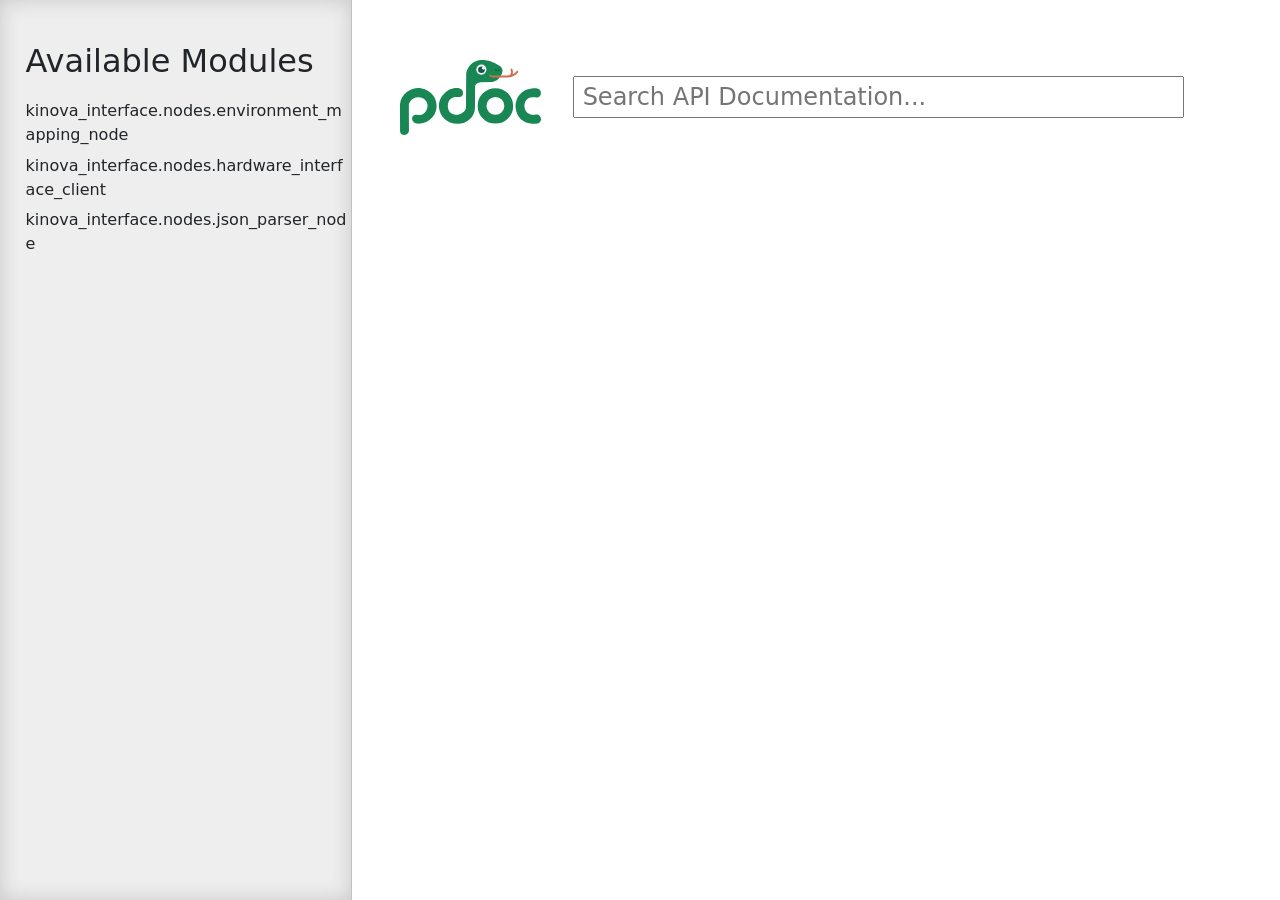
<file: docs/api/index.html>
<!doctype html>
<html lang="en">
<head>
    <meta charset="utf-8">
    <meta name="viewport" content="width=device-width, initial-scale=1">
    <meta name="generator" content="pdoc 16.0.0"/>
    <title>Module List</title>

    <style>/*! * Bootstrap Reboot v5.0.0 (https://getbootstrap.com/) * Copyright 2011-2021 The Bootstrap Authors * Copyright 2011-2021 Twitter, Inc. * Licensed under MIT (https://github.com/twbs/bootstrap/blob/main/LICENSE) * Forked from Normalize.css, licensed MIT (https://github.com/necolas/normalize.css/blob/master/LICENSE.md) */*,::after,::before{box-sizing:border-box}@media (prefers-reduced-motion:no-preference){:root{scroll-behavior:smooth}}body{margin:0;font-family:system-ui,-apple-system,"Segoe UI",Roboto,"Helvetica Neue",Arial,"Noto Sans","Liberation Sans",sans-serif,"Apple Color Emoji","Segoe UI Emoji","Segoe UI Symbol","Noto Color Emoji";font-size:1rem;font-weight:400;line-height:1.5;color:#212529;background-color:#fff;-webkit-text-size-adjust:100%;-webkit-tap-highlight-color:transparent}hr{margin:1rem 0;color:inherit;background-color:currentColor;border:0;opacity:.25}hr:not([size]){height:1px}h1,h2,h3,h4,h5,h6{margin-top:0;margin-bottom:.5rem;font-weight:500;line-height:1.2}h1{font-size:calc(1.375rem + 1.5vw)}@media (min-width:1200px){h1{font-size:2.5rem}}h2{font-size:calc(1.325rem + .9vw)}@media (min-width:1200px){h2{font-size:2rem}}h3{font-size:calc(1.3rem + .6vw)}@media (min-width:1200px){h3{font-size:1.75rem}}h4{font-size:calc(1.275rem + .3vw)}@media (min-width:1200px){h4{font-size:1.5rem}}h5{font-size:1.25rem}h6{font-size:1rem}p{margin-top:0;margin-bottom:1rem}abbr[data-bs-original-title],abbr[title]{-webkit-text-decoration:underline dotted;text-decoration:underline dotted;cursor:help;-webkit-text-decoration-skip-ink:none;text-decoration-skip-ink:none}address{margin-bottom:1rem;font-style:normal;line-height:inherit}ol,ul{padding-left:2rem}dl,ol,ul{margin-top:0;margin-bottom:1rem}ol ol,ol ul,ul ol,ul ul{margin-bottom:0}dt{font-weight:700}dd{margin-bottom:.5rem;margin-left:0}blockquote{margin:0 0 1rem}b,strong{font-weight:bolder}small{font-size:.875em}mark{padding:.2em;background-color:#fcf8e3}sub,sup{position:relative;font-size:.75em;line-height:0;vertical-align:baseline}sub{bottom:-.25em}sup{top:-.5em}a{color:#0d6efd;text-decoration:underline}a:hover{color:#0a58ca}a:not([href]):not([class]),a:not([href]):not([class]):hover{color:inherit;text-decoration:none}code,kbd,pre,samp{font-family:SFMono-Regular,Menlo,Monaco,Consolas,"Liberation Mono","Courier New",monospace;font-size:1em;direction:ltr;unicode-bidi:bidi-override}pre{display:block;margin-top:0;margin-bottom:1rem;overflow:auto;font-size:.875em}pre code{font-size:inherit;color:inherit;word-break:normal}code{font-size:.875em;color:#d63384;word-wrap:break-word}a>code{color:inherit}kbd{padding:.2rem .4rem;font-size:.875em;color:#fff;background-color:#212529;border-radius:.2rem}kbd kbd{padding:0;font-size:1em;font-weight:700}figure{margin:0 0 1rem}img,svg{vertical-align:middle}table{caption-side:bottom;border-collapse:collapse}caption{padding-top:.5rem;padding-bottom:.5rem;color:#6c757d;text-align:left}th{text-align:inherit;text-align:-webkit-match-parent}tbody,td,tfoot,th,thead,tr{border-color:inherit;border-style:solid;border-width:0}label{display:inline-block}button{border-radius:0}button:focus:not(:focus-visible){outline:0}button,input,optgroup,select,textarea{margin:0;font-family:inherit;font-size:inherit;line-height:inherit}button,select{text-transform:none}[role=button]{cursor:pointer}select{word-wrap:normal}select:disabled{opacity:1}[list]::-webkit-calendar-picker-indicator{display:none}[type=button],[type=reset],[type=submit],button{-webkit-appearance:button}[type=button]:not(:disabled),[type=reset]:not(:disabled),[type=submit]:not(:disabled),button:not(:disabled){cursor:pointer}::-moz-focus-inner{padding:0;border-style:none}textarea{resize:vertical}fieldset{min-width:0;padding:0;margin:0;border:0}legend{float:left;width:100%;padding:0;margin-bottom:.5rem;font-size:calc(1.275rem + .3vw);line-height:inherit}@media (min-width:1200px){legend{font-size:1.5rem}}legend+*{clear:left}::-webkit-datetime-edit-day-field,::-webkit-datetime-edit-fields-wrapper,::-webkit-datetime-edit-hour-field,::-webkit-datetime-edit-minute,::-webkit-datetime-edit-month-field,::-webkit-datetime-edit-text,::-webkit-datetime-edit-year-field{padding:0}::-webkit-inner-spin-button{height:auto}[type=search]{outline-offset:-2px;-webkit-appearance:textfield}::-webkit-search-decoration{-webkit-appearance:none}::-webkit-color-swatch-wrapper{padding:0}::file-selector-button{font:inherit}::-webkit-file-upload-button{font:inherit;-webkit-appearance:button}output{display:inline-block}iframe{border:0}summary{display:list-item;cursor:pointer}progress{vertical-align:baseline}[hidden]{display:none!important}</style>
    <style>/*! syntax-highlighting.css */pre{line-height:125%;}span.linenos{color:inherit; background-color:transparent; padding-left:5px; padding-right:20px;}.pdoc-code .hll{background-color:#ffffcc}.pdoc-code{background:#f8f8f8;}.pdoc-code .c{color:#3D7B7B; font-style:italic}.pdoc-code .err{border:1px solid #FF0000}.pdoc-code .k{color:#008000; font-weight:bold}.pdoc-code .o{color:#666666}.pdoc-code .ch{color:#3D7B7B; font-style:italic}.pdoc-code .cm{color:#3D7B7B; font-style:italic}.pdoc-code .cp{color:#9C6500}.pdoc-code .cpf{color:#3D7B7B; font-style:italic}.pdoc-code .c1{color:#3D7B7B; font-style:italic}.pdoc-code .cs{color:#3D7B7B; font-style:italic}.pdoc-code .gd{color:#A00000}.pdoc-code .ge{font-style:italic}.pdoc-code .gr{color:#E40000}.pdoc-code .gh{color:#000080; font-weight:bold}.pdoc-code .gi{color:#008400}.pdoc-code .go{color:#717171}.pdoc-code .gp{color:#000080; font-weight:bold}.pdoc-code .gs{font-weight:bold}.pdoc-code .gu{color:#800080; font-weight:bold}.pdoc-code .gt{color:#0044DD}.pdoc-code .kc{color:#008000; font-weight:bold}.pdoc-code .kd{color:#008000; font-weight:bold}.pdoc-code .kn{color:#008000; font-weight:bold}.pdoc-code .kp{color:#008000}.pdoc-code .kr{color:#008000; font-weight:bold}.pdoc-code .kt{color:#B00040}.pdoc-code .m{color:#666666}.pdoc-code .s{color:#BA2121}.pdoc-code .na{color:#687822}.pdoc-code .nb{color:#008000}.pdoc-code .nc{color:#0000FF; font-weight:bold}.pdoc-code .no{color:#880000}.pdoc-code .nd{color:#AA22FF}.pdoc-code .ni{color:#717171; font-weight:bold}.pdoc-code .ne{color:#CB3F38; font-weight:bold}.pdoc-code .nf{color:#0000FF}.pdoc-code .nl{color:#767600}.pdoc-code .nn{color:#0000FF; font-weight:bold}.pdoc-code .nt{color:#008000; font-weight:bold}.pdoc-code .nv{color:#19177C}.pdoc-code .ow{color:#AA22FF; font-weight:bold}.pdoc-code .w{color:#bbbbbb}.pdoc-code .mb{color:#666666}.pdoc-code .mf{color:#666666}.pdoc-code .mh{color:#666666}.pdoc-code .mi{color:#666666}.pdoc-code .mo{color:#666666}.pdoc-code .sa{color:#BA2121}.pdoc-code .sb{color:#BA2121}.pdoc-code .sc{color:#BA2121}.pdoc-code .dl{color:#BA2121}.pdoc-code .sd{color:#BA2121; font-style:italic}.pdoc-code .s2{color:#BA2121}.pdoc-code .se{color:#AA5D1F; font-weight:bold}.pdoc-code .sh{color:#BA2121}.pdoc-code .si{color:#A45A77; font-weight:bold}.pdoc-code .sx{color:#008000}.pdoc-code .sr{color:#A45A77}.pdoc-code .s1{color:#BA2121}.pdoc-code .ss{color:#19177C}.pdoc-code .bp{color:#008000}.pdoc-code .fm{color:#0000FF}.pdoc-code .vc{color:#19177C}.pdoc-code .vg{color:#19177C}.pdoc-code .vi{color:#19177C}.pdoc-code .vm{color:#19177C}.pdoc-code .il{color:#666666}</style>
    <style>/*! theme.css */:root{--pdoc-background:#fff;}.pdoc{--text:#212529;--muted:#6c757d;--link:#3660a5;--link-hover:#1659c5;--code:#f8f8f8;--active:#fff598;--accent:#eee;--accent2:#c1c1c1;--nav-hover:rgba(255, 255, 255, 0.5);--name:#0066BB;--def:#008800;--annotation:#007020;}</style>
    <style>/*! layout.css */html, body{width:100%;height:100%;}html, main{scroll-behavior:smooth;}body{background-color:var(--pdoc-background);}@media (max-width:769px){#navtoggle{cursor:pointer;position:absolute;width:50px;height:40px;top:1rem;right:1rem;border-color:var(--text);color:var(--text);display:flex;opacity:0.8;z-index:999;}#navtoggle:hover{opacity:1;}#togglestate + div{display:none;}#togglestate:checked + div{display:inherit;}main, header{padding:2rem 3vw;}header + main{margin-top:-3rem;}.git-button{display:none !important;}nav input[type="search"]{max-width:77%;}nav input[type="search"]:first-child{margin-top:-6px;}nav input[type="search"]:valid ~ *{display:none !important;}}@media (min-width:770px){:root{--sidebar-width:clamp(12.5rem, 28vw, 22rem);}nav{position:fixed;overflow:auto;height:100vh;width:var(--sidebar-width);}main, header{padding:3rem 2rem 3rem calc(var(--sidebar-width) + 3rem);width:calc(54rem + var(--sidebar-width));max-width:100%;}header + main{margin-top:-4rem;}#navtoggle{display:none;}}#togglestate{position:absolute;height:0;opacity:0;}nav.pdoc{--pad:clamp(0.5rem, 2vw, 1.75rem);--indent:1.5rem;background-color:var(--accent);border-right:1px solid var(--accent2);box-shadow:0 0 20px rgba(50, 50, 50, .2) inset;padding:0 0 0 var(--pad);overflow-wrap:anywhere;scrollbar-width:thin; scrollbar-color:var(--accent2) transparent; z-index:1}nav.pdoc::-webkit-scrollbar{width:.4rem; }nav.pdoc::-webkit-scrollbar-thumb{background-color:var(--accent2); }nav.pdoc > div{padding:var(--pad) 0;}nav.pdoc .module-list-button{display:inline-flex;align-items:center;color:var(--text);border-color:var(--muted);margin-bottom:1rem;}nav.pdoc .module-list-button:hover{border-color:var(--text);}nav.pdoc input[type=search]{display:block;outline-offset:0;width:calc(100% - var(--pad));}nav.pdoc .logo{max-width:calc(100% - var(--pad));max-height:35vh;display:block;margin:0 auto 1rem;transform:translate(calc(-.5 * var(--pad)), 0);}nav.pdoc ul{list-style:none;padding-left:0;}nav.pdoc > div > ul{margin-left:calc(0px - var(--pad));}nav.pdoc li a{padding:.2rem 0 .2rem calc(var(--pad) + var(--indent));}nav.pdoc > div > ul > li > a{padding-left:var(--pad);}nav.pdoc li{transition:all 100ms;}nav.pdoc li:hover{background-color:var(--nav-hover);}nav.pdoc a, nav.pdoc a:hover{color:var(--text);}nav.pdoc a{display:block;}nav.pdoc > h2:first-of-type{margin-top:1.5rem;}nav.pdoc .class:before{content:"class ";color:var(--muted);}nav.pdoc .function:after{content:"()";color:var(--muted);}nav.pdoc footer:before{content:"";display:block;width:calc(100% - var(--pad));border-top:solid var(--accent2) 1px;margin-top:1.5rem;padding-top:.5rem;}nav.pdoc footer{font-size:small;}</style>
    <style>/*! content.css */.pdoc{color:var(--text);box-sizing:border-box;line-height:1.5;background:none;}.pdoc .pdoc-button{cursor:pointer;display:inline-block;border:solid black 1px;border-radius:2px;font-size:.75rem;padding:calc(0.5em - 1px) 1em;transition:100ms all;}.pdoc .alert{padding:1rem 1rem 1rem calc(1.5rem + 24px);border:1px solid transparent;border-radius:.25rem;background-repeat:no-repeat;background-position:.75rem center;margin-bottom:1rem;}.pdoc .alert > em{display:none;}.pdoc .alert > *:last-child{margin-bottom:0;}.pdoc .alert.note{color:#084298;background-color:#cfe2ff;border-color:#b6d4fe;background-image:url("data:image/svg+xml,%3Csvg%20xmlns%3D%22http%3A//www.w3.org/2000/svg%22%20width%3D%2224%22%20height%3D%2224%22%20fill%3D%22%23084298%22%20viewBox%3D%220%200%2016%2016%22%3E%3Cpath%20d%3D%22M8%2016A8%208%200%201%200%208%200a8%208%200%200%200%200%2016zm.93-9.412-1%204.705c-.07.34.029.533.304.533.194%200%20.487-.07.686-.246l-.088.416c-.287.346-.92.598-1.465.598-.703%200-1.002-.422-.808-1.319l.738-3.468c.064-.293.006-.399-.287-.47l-.451-.081.082-.381%202.29-.287zM8%205.5a1%201%200%201%201%200-2%201%201%200%200%201%200%202z%22/%3E%3C/svg%3E");}.pdoc .alert.tip{color:#0a3622;background-color:#d1e7dd;border-color:#a3cfbb;background-image:url("data:image/svg+xml,%3Csvg%20xmlns%3D%22http%3A//www.w3.org/2000/svg%22%20width%3D%2224%22%20height%3D%2224%22%20fill%3D%22%230a3622%22%20viewBox%3D%220%200%2016%2016%22%3E%3Cpath%20d%3D%22M2%206a6%206%200%201%201%2010.174%204.31c-.203.196-.359.4-.453.619l-.762%201.769A.5.5%200%200%201%2010.5%2013a.5.5%200%200%201%200%201%20.5.5%200%200%201%200%201l-.224.447a1%201%200%200%201-.894.553H6.618a1%201%200%200%201-.894-.553L5.5%2015a.5.5%200%200%201%200-1%20.5.5%200%200%201%200-1%20.5.5%200%200%201-.46-.302l-.761-1.77a2%202%200%200%200-.453-.618A5.98%205.98%200%200%201%202%206m6-5a5%205%200%200%200-3.479%208.592c.263.254.514.564.676.941L5.83%2012h4.342l.632-1.467c.162-.377.413-.687.676-.941A5%205%200%200%200%208%201%22/%3E%3C/svg%3E");}.pdoc .alert.important{color:#055160;background-color:#cff4fc;border-color:#9eeaf9;background-image:url("data:image/svg+xml,%3Csvg%20xmlns%3D%22http%3A//www.w3.org/2000/svg%22%20width%3D%2224%22%20height%3D%2224%22%20fill%3D%22%23055160%22%20viewBox%3D%220%200%2016%2016%22%3E%3Cpath%20d%3D%22M2%200a2%202%200%200%200-2%202v12a2%202%200%200%200%202%202h12a2%202%200%200%200%202-2V2a2%202%200%200%200-2-2zm6%204c.535%200%20.954.462.9.995l-.35%203.507a.552.552%200%200%201-1.1%200L7.1%204.995A.905.905%200%200%201%208%204m.002%206a1%201%200%201%201%200%202%201%201%200%200%201%200-2%22/%3E%3C/svg%3E");}.pdoc .alert.warning{color:#664d03;background-color:#fff3cd;border-color:#ffecb5;background-image:url("data:image/svg+xml,%3Csvg%20xmlns%3D%22http%3A//www.w3.org/2000/svg%22%20width%3D%2224%22%20height%3D%2224%22%20fill%3D%22%23664d03%22%20viewBox%3D%220%200%2016%2016%22%3E%3Cpath%20d%3D%22M8.982%201.566a1.13%201.13%200%200%200-1.96%200L.165%2013.233c-.457.778.091%201.767.98%201.767h13.713c.889%200%201.438-.99.98-1.767L8.982%201.566zM8%205c.535%200%20.954.462.9.995l-.35%203.507a.552.552%200%200%201-1.1%200L7.1%205.995A.905.905%200%200%201%208%205zm.002%206a1%201%200%201%201%200%202%201%201%200%200%201%200-2z%22/%3E%3C/svg%3E");}.pdoc .alert.caution{color:#842029;background-color:#f8d7da;border-color:#f5c2c7;background-image:url("data:image/svg+xml,%3Csvg%20xmlns%3D%22http%3A//www.w3.org/2000/svg%22%20width%3D%2224%22%20height%3D%2224%22%20fill%3D%22%23842029%22%20viewBox%3D%220%200%2016%2016%22%3E%3Cpath%20d%3D%22M11.46.146A.5.5%200%200%200%2011.107%200H4.893a.5.5%200%200%200-.353.146L.146%204.54A.5.5%200%200%200%200%204.893v6.214a.5.5%200%200%200%20.146.353l4.394%204.394a.5.5%200%200%200%20.353.146h6.214a.5.5%200%200%200%20.353-.146l4.394-4.394a.5.5%200%200%200%20.146-.353V4.893a.5.5%200%200%200-.146-.353zM8%204c.535%200%20.954.462.9.995l-.35%203.507a.552.552%200%200%201-1.1%200L7.1%204.995A.905.905%200%200%201%208%204m.002%206a1%201%200%201%201%200%202%201%201%200%200%201%200-2%22/%3E%3C/svg%3E");}.pdoc .alert.danger{color:#842029;background-color:#f8d7da;border-color:#f5c2c7;background-image:url("data:image/svg+xml,%3Csvg%20xmlns%3D%22http%3A//www.w3.org/2000/svg%22%20width%3D%2224%22%20height%3D%2224%22%20fill%3D%22%23842029%22%20viewBox%3D%220%200%2016%2016%22%3E%3Cpath%20d%3D%22M5.52.359A.5.5%200%200%201%206%200h4a.5.5%200%200%201%20.474.658L8.694%206H12.5a.5.5%200%200%201%20.395.807l-7%209a.5.5%200%200%201-.873-.454L6.823%209.5H3.5a.5.5%200%200%201-.48-.641l2.5-8.5z%22/%3E%3C/svg%3E");}.pdoc .visually-hidden{position:absolute !important;width:1px !important;height:1px !important;padding:0 !important;margin:-1px !important;overflow:hidden !important;clip:rect(0, 0, 0, 0) !important;white-space:nowrap !important;border:0 !important;}.pdoc h1, .pdoc h2, .pdoc h3{font-weight:300;margin:.3em 0;padding:.2em 0;}.pdoc > section:not(.module-info) h1{font-size:1.5rem;font-weight:500;}.pdoc > section:not(.module-info) h2{font-size:1.4rem;font-weight:500;}.pdoc > section:not(.module-info) h3{font-size:1.3rem;font-weight:500;}.pdoc > section:not(.module-info) h4{font-size:1.2rem;}.pdoc > section:not(.module-info) h5{font-size:1.1rem;}.pdoc a{text-decoration:none;color:var(--link);}.pdoc a:hover{color:var(--link-hover);}.pdoc blockquote{margin-left:2rem;}.pdoc pre{border-top:1px solid var(--accent2);border-bottom:1px solid var(--accent2);margin-top:0;margin-bottom:1em;padding:.5rem 0 .5rem .5rem;overflow-x:auto;background-color:var(--code);}.pdoc code{color:var(--text);padding:.2em .4em;margin:0;font-size:85%;background-color:var(--accent);border-radius:6px;}.pdoc a > code{color:inherit;}.pdoc pre > code{display:inline-block;font-size:inherit;background:none;border:none;padding:0;}.pdoc > section:not(.module-info){margin-bottom:1.5rem;}.pdoc .modulename{margin-top:0;font-weight:bold;}.pdoc .modulename a{color:var(--link);transition:100ms all;}.pdoc .git-button{float:right;border:solid var(--link) 1px;}.pdoc .git-button:hover{background-color:var(--link);color:var(--pdoc-background);}.view-source-toggle-state,.view-source-toggle-state ~ .pdoc-code{display:none;}.view-source-toggle-state:checked ~ .pdoc-code{display:block;}.view-source-button{display:inline-block;float:right;font-size:.75rem;line-height:1.5rem;color:var(--muted);padding:0 .4rem 0 1.3rem;cursor:pointer;text-indent:-2px;}.view-source-button > span{visibility:hidden;}.module-info .view-source-button{float:none;display:flex;justify-content:flex-end;margin:-1.2rem .4rem -.2rem 0;}.view-source-button::before{position:absolute;content:"View Source";display:list-item;list-style-type:disclosure-closed;}.view-source-toggle-state:checked ~ .attr .view-source-button::before,.view-source-toggle-state:checked ~ .view-source-button::before{list-style-type:disclosure-open;}.pdoc .docstring{margin-bottom:1.5rem;}.pdoc section:not(.module-info) .docstring{margin-left:clamp(0rem, 5vw - 2rem, 1rem);}.pdoc .docstring .pdoc-code{margin-left:1em;margin-right:1em;}.pdoc h1:target,.pdoc h2:target,.pdoc h3:target,.pdoc h4:target,.pdoc h5:target,.pdoc h6:target,.pdoc .pdoc-code > pre > span:target{background-color:var(--active);box-shadow:-1rem 0 0 0 var(--active);}.pdoc .pdoc-code > pre > span:target{display:block;}.pdoc div:target > .attr,.pdoc section:target > .attr,.pdoc dd:target > a{background-color:var(--active);}.pdoc *{scroll-margin:2rem;}.pdoc .pdoc-code .linenos{user-select:none;}.pdoc .attr:hover{filter:contrast(0.95);}.pdoc section, .pdoc .classattr{position:relative;}.pdoc .headerlink{--width:clamp(1rem, 3vw, 2rem);position:absolute;top:0;left:calc(0rem - var(--width));transition:all 100ms ease-in-out;opacity:0;}.pdoc .headerlink::before{content:"#";display:block;text-align:center;width:var(--width);height:2.3rem;line-height:2.3rem;font-size:1.5rem;}.pdoc .attr:hover ~ .headerlink,.pdoc *:target > .headerlink,.pdoc .headerlink:hover{opacity:1;}.pdoc .attr{display:block;margin:.5rem 0 .5rem;padding:.4rem .4rem .4rem 1rem;background-color:var(--accent);overflow-x:auto;}.pdoc .classattr{margin-left:2rem;}.pdoc .decorator-deprecated{color:#842029;}.pdoc .decorator-deprecated ~ span{filter:grayscale(1) opacity(0.8);}.pdoc .name{color:var(--name);font-weight:bold;}.pdoc .def{color:var(--def);font-weight:bold;}.pdoc .signature{background-color:transparent;}.pdoc .param, .pdoc .return-annotation{white-space:pre;}.pdoc .signature.multiline .param{display:block;}.pdoc .signature.condensed .param{display:inline-block;}.pdoc .annotation{color:var(--annotation);}.pdoc .view-value-toggle-state,.pdoc .view-value-toggle-state ~ .default_value{display:none;}.pdoc .view-value-toggle-state:checked ~ .default_value{display:inherit;}.pdoc .view-value-button{font-size:.5rem;vertical-align:middle;border-style:dashed;margin-top:-0.1rem;}.pdoc .view-value-button:hover{background:white;}.pdoc .view-value-button::before{content:"show";text-align:center;width:2.2em;display:inline-block;}.pdoc .view-value-toggle-state:checked ~ .view-value-button::before{content:"hide";}.pdoc .inherited{margin-left:2rem;}.pdoc .inherited dt{font-weight:700;}.pdoc .inherited dt, .pdoc .inherited dd{display:inline;margin-left:0;margin-bottom:.5rem;}.pdoc .inherited dd:not(:last-child):after{content:", ";}.pdoc .inherited .class:before{content:"class ";}.pdoc .inherited .function a:after{content:"()";}.pdoc .search-result .docstring{overflow:auto;max-height:25vh;}.pdoc .search-result.focused > .attr{background-color:var(--active);}.pdoc .attribution{margin-top:2rem;display:block;opacity:0.5;transition:all 200ms;filter:grayscale(100%);}.pdoc .attribution:hover{opacity:1;filter:grayscale(0%);}.pdoc .attribution img{margin-left:5px;height:27px;vertical-align:bottom;width:50px;transition:all 200ms;}.pdoc table{display:block;width:max-content;max-width:100%;overflow:auto;margin-bottom:1rem;}.pdoc table th{font-weight:600;}.pdoc table th, .pdoc table td{padding:6px 13px;border:1px solid var(--accent2);}</style>
    <style>/*! custom.css */</style>
    <style>header.pdoc{display:flex;align-items:center;flex-wrap:wrap;}header.pdoc img{max-width:200px;max-height:75px;padding-right:2rem;}header.pdoc input[type=search]{outline-offset:0;font-size:1.5rem;min-width:60%;flex-grow:1;padding-left:.5rem;margin:1.75rem 0;}</style></head>
<body>
    <nav class="pdoc">
        <label id="navtoggle" for="togglestate" class="pdoc-button"><svg xmlns='http://www.w3.org/2000/svg' viewBox='0 0 30 30'><path stroke-linecap='round' stroke="currentColor" stroke-miterlimit='10' stroke-width='2' d='M4 7h22M4 15h22M4 23h22'/></svg></label>
        <input id="togglestate" type="checkbox" aria-hidden="true" tabindex="-1">
        <div>    <h2>Available Modules</h2>
    <ul>
            <li><a href="kinova_interface/nodes/environment_mapping_node.html">kinova_interface.nodes.environment_mapping_node</a></li>
            <li><a href="kinova_interface/nodes/hardware_interface_client.html">kinova_interface.nodes.hardware_interface_client</a></li>
            <li><a href="kinova_interface/nodes/json_parser_node.html">kinova_interface.nodes.json_parser_node</a></li>
    </ul>
</div>
    </nav>
    <header class="pdoc">
                <a href="https://pdoc.dev">
                    <img src="data:image/svg+xml,%3Csvg%20xmlns%3D%22http%3A//www.w3.org/2000/svg%22%20role%3D%22img%22%20aria-label%3D%22pdoc%20logo%22%20width%3D%22300%22%20height%3D%22160%22%20viewBox%3D%220%200%20150%2080%22%3E%3Ctitle%3Epdoc%3C/title%3E%3Cpath%20d%3D%22M132.316%2048.886c.276-4.679%202.342-6.698%204.409-7.982s4.27-1.165%206.751-1.055c1.586.07%203.044.156%204.222-.482%201.142-.619%202.026-1.932%202.162-3.739.268-3.576-1.929-5.368-5.006-5.551s-7.599.524-10.517%201.606c-4.455%201.652-8.588%206.606-9.552%208.992s-2.342%206.193-1.745%2010.873%202.664%209.221%205.878%2011.79%205.878%203.808%2010.103%204.312%203.444.229%206.062.229%205.006-2.202%204.914-4.909-2.296-5.001-4.501-4.863-3.077.505-5.281.229-7.715-2.064-7.899-9.451z%22%20fill%3D%22%23198754%22/%3E%3Ccircle%20cx%3D%22101.504%22%20cy%3D%2248.943%22%20r%3D%2214.208%22%20fill%3D%22none%22%20stroke%3D%22%23198754%22%20stroke-width%3D%229.354%22/%3E%3Cpath%20d%3D%22M87.81.002c-3.637.065-5.001.454-7.014%201.232s-3.443%201.363-6.3%204.282c-1.723%201.76-3.148%205.019-3.776%207.329-.413%201.521-.316%202.63-.316%202.63l-.195%2034.612c.065%205.774-6.755%208.305-9.612%208.37s-9.678-1.038-9.743-9.408%207.128-9.521%208.362-9.521c1.413-.13%202.526-.021%203.718-.016%202.071.009%204.157-.778%204.092-4.671s-4.157-4.736-4.157-4.736c-6.3-.843-11.43%202.206-11.43%202.206S40.917%2038.15%2041.372%2049.634%2051.568%2068.19%2061.311%2068.125s18.316-7.007%2018.445-17.193l.13-22.772c.046-2.291%202.683-3.644%204.476-4.203.745-.232%201.694-.274%201.694-.274l10.457-.13s4.871-.324%207.729-3.114%204.352-6.294%204.352-6.294.974-3.049.13-4.606-.195-1.233-2.792-3.309-8.573-4.477-8.573-4.477S91.447-.063%2087.81.002zM0%2047.169l.065%2028.417S0%2080.127%204.481%2079.997s5.072-3.866%205.049-4.152l-.113-28.482s1.624-7.656%209.937-7.721%2010.002%206.942%2010.002%208.499-.909%2010.51-9.093%2010.51c-.948%200-2.99-.567-4.145-.272-3.919%201-3.194%204.554-3.194%204.554s.065%205.061%207.404%204.996%2018.575-6.034%2018.575-19.074S26.953%2030.04%2019.549%2029.91%201.234%2035.296%200%2047.169z%22%20fill%3D%22%23198754%22/%3E%3Cg%20transform%3D%22matrix%28.325601%200%200%20.325256%20-10.32669%20-45.802786%29%22%3E%3Ccircle%20cx%3D%22297.554%22%20cy%3D%22172.286%22%20r%3D%2216.5%22%20fill%3D%22%23fff%22/%3E%3Cellipse%20cx%3D%22297.709%22%20cy%3D%22172.642%22%20rx%3D%2211.071%22%20ry%3D%2210.871%22%20fill%3D%22%23105a48%22/%3E%3Ccircle%20cx%3D%22304.104%22%20cy%3D%22167.667%22%20r%3D%224.5%22%20fill%3D%22%23fff%22/%3E%3C/g%3E%3Cpath%20d%3D%22M94.661%2017.032l.893-1.476s.99.714%201.916.925%201.575.114%202.955.114l14.565-.162c1.283-.032%203.085-.762%203.02-3.293s-.373-3.503-.373-3.503l1.283-.487s.52.503.877%201.573.309%201.995.292%202.66-.227%201.541-.227%201.541%201.564-.308%202.359-1.038.823-.779%201.489-1.508.812-.86.812-.86.552-.13.877.26.341.957.065%201.46-1.672%202.206-3.247%203.066-2.76%201.427-3.929%201.768-3.848.73-7.063.714l-10.944-.114s-2.143-.081-3.02-.373-2.241-.973-2.598-1.265z%22%20fill%3D%22%23d36d49%22/%3E%3Cg%20fill%3D%22%23105a48%22%3E%3Cellipse%20cx%3D%2293.052%22%20cy%3D%2243.567%22%20rx%3D%22.869%22%20ry%3D%221.014%22%20transform%3D%22rotate%28341.022%29%22/%3E%3Cellipse%20cx%3D%22104.3%22%20cy%3D%22-16.184%22%20rx%3D%22.865%22%20ry%3D%221.009%22%20transform%3D%22rotate%2814.786%29%22/%3E%3C/g%3E%3C/svg%3E"
                         alt="pdoc"/>
                </a>
            <input type="search" placeholder="Search API Documentation..." aria-label="search box">
    </header>
    <main class="pdoc"></main>
<script>
    function escapeHTML(html) {
        return document.createElement('div').appendChild(document.createTextNode(html)).parentNode.innerHTML;
    }

    const originalContent = document.querySelector("main.pdoc");
    let currentContent = originalContent;

    function setContent(innerHTML) {
        let elem;
        if (innerHTML) {
            elem = document.createElement("main");
            elem.classList.add("pdoc");
            elem.innerHTML = innerHTML;
        } else {
            elem = originalContent;
        }
        if (currentContent !== elem) {
            currentContent.replaceWith(elem);
            currentContent = elem;
        }
    }

    function getSearchTerm() {
        return (new URL(window.location)).searchParams.get("search");
    }

    const searchBox = document.querySelector(".pdoc input[type=search]");
    searchBox.addEventListener("input", function () {
        let url = new URL(window.location);
        if (searchBox.value.trim()) {
            url.hash = "";
            url.searchParams.set("search", searchBox.value);
        } else {
            url.searchParams.delete("search");
        }
        history.replaceState("", "", url.toString());
        onInput();
    });
    window.addEventListener("popstate", onInput);


    let search, searchErr;

    async function initialize() {
        try {
            search = await new Promise((resolve, reject) => {
                const script = document.createElement("script");
                script.type = "text/javascript";
                script.async = true;
                script.onload = () => resolve(window.pdocSearch);
                script.onerror = (e) => reject(e);
                script.src = "search.js";
                document.getElementsByTagName("head")[0].appendChild(script);
            });
        } catch (e) {
            console.error("Cannot fetch pdoc search index");
            searchErr = "Cannot fetch search index.";
        }
        onInput();

        document.querySelector("nav.pdoc").addEventListener("click", e => {
            if (e.target.hash) {
                searchBox.value = "";
                searchBox.dispatchEvent(new Event("input"));
            }
        });
    }

    function onInput() {
        setContent((() => {
            const term = getSearchTerm();
            if (!term) {
                return null
            }
            if (searchErr) {
                return `<h3>Error: ${searchErr}</h3>`
            }
            if (!search) {
                return "<h3>Searching...</h3>"
            }

            window.scrollTo({top: 0, left: 0, behavior: 'auto'});

            const results = search(term);

            let html;
            if (results.length === 0) {
                html = `No search results for '${escapeHTML(term)}'.`
            } else {
                html = `<h4>${results.length} search result${results.length > 1 ? "s" : ""} for '${escapeHTML(term)}'.</h4>`;
            }
            for (let result of results.slice(0, 10)) {
                let doc = result.doc;
                let url = `${doc.modulename.replaceAll(".", "/")}.html`;
                if (doc.qualname) {
                    url += `#${doc.qualname}`;
                }

                let heading;
                switch (result.doc.kind) {
                    case "function":
                        if (doc.fullname.endsWith(".__init__")) {
                            heading = `<span class="name">${doc.fullname.replace(/\.__init__$/, "")}</span>${doc.signature}`;
                        } else {
                            heading = `<span class="def">${doc.funcdef}</span> <span class="name">${doc.fullname}</span>${doc.signature}`;
                        }
                        break;
                    case "class":
                        heading = `<span class="def">class</span> <span class="name">${doc.fullname}</span>`;
                        if (doc.bases)
                            heading += `<wbr>(<span class="base">${doc.bases}</span>)`;
                        heading += `:`;
                        break;
                    case "variable":
                        heading = `<span class="name">${doc.fullname}</span>`;
                        if (doc.annotation)
                            heading += `<span class="annotation">${doc.annotation}</span>`;
                        if (doc.default_value)
                            heading += `<span class="default_value"> = ${doc.default_value}</span>`;
                        break;
                    default:
                        heading = `<span class="name">${doc.fullname}</span>`;
                        break;
                }
                html += `
                        <section class="search-result">
                        <a href="${url}" class="attr ${doc.kind}">${heading}</a>
                        <div class="docstring">${doc.doc}</div>
                        </section>
                    `;

            }
            return html;
        })());
    }

    if (getSearchTerm()) {
        initialize();
        searchBox.value = getSearchTerm();
        onInput();
    } else {
        searchBox.addEventListener("focus", initialize, {once: true});
    }

    searchBox.addEventListener("keydown", e => {
        if (["ArrowDown", "ArrowUp", "Enter"].includes(e.key)) {
            let focused = currentContent.querySelector(".search-result.focused");
            if (!focused) {
                currentContent.querySelector(".search-result").classList.add("focused");
            } else if (
                e.key === "ArrowDown"
                && focused.nextElementSibling
                && focused.nextElementSibling.classList.contains("search-result")
            ) {
                focused.classList.remove("focused");
                focused.nextElementSibling.classList.add("focused");
                focused.nextElementSibling.scrollIntoView({
                    behavior: "smooth",
                    block: "nearest",
                    inline: "nearest"
                });
            } else if (
                e.key === "ArrowUp"
                && focused.previousElementSibling
                && focused.previousElementSibling.classList.contains("search-result")
            ) {
                focused.classList.remove("focused");
                focused.previousElementSibling.classList.add("focused");
                focused.previousElementSibling.scrollIntoView({
                    behavior: "smooth",
                    block: "nearest",
                    inline: "nearest"
                });
            } else if (
                e.key === "Enter"
            ) {
                focused.querySelector("a").click();
            }
        }
    });
</script></body>
</html>
</file>
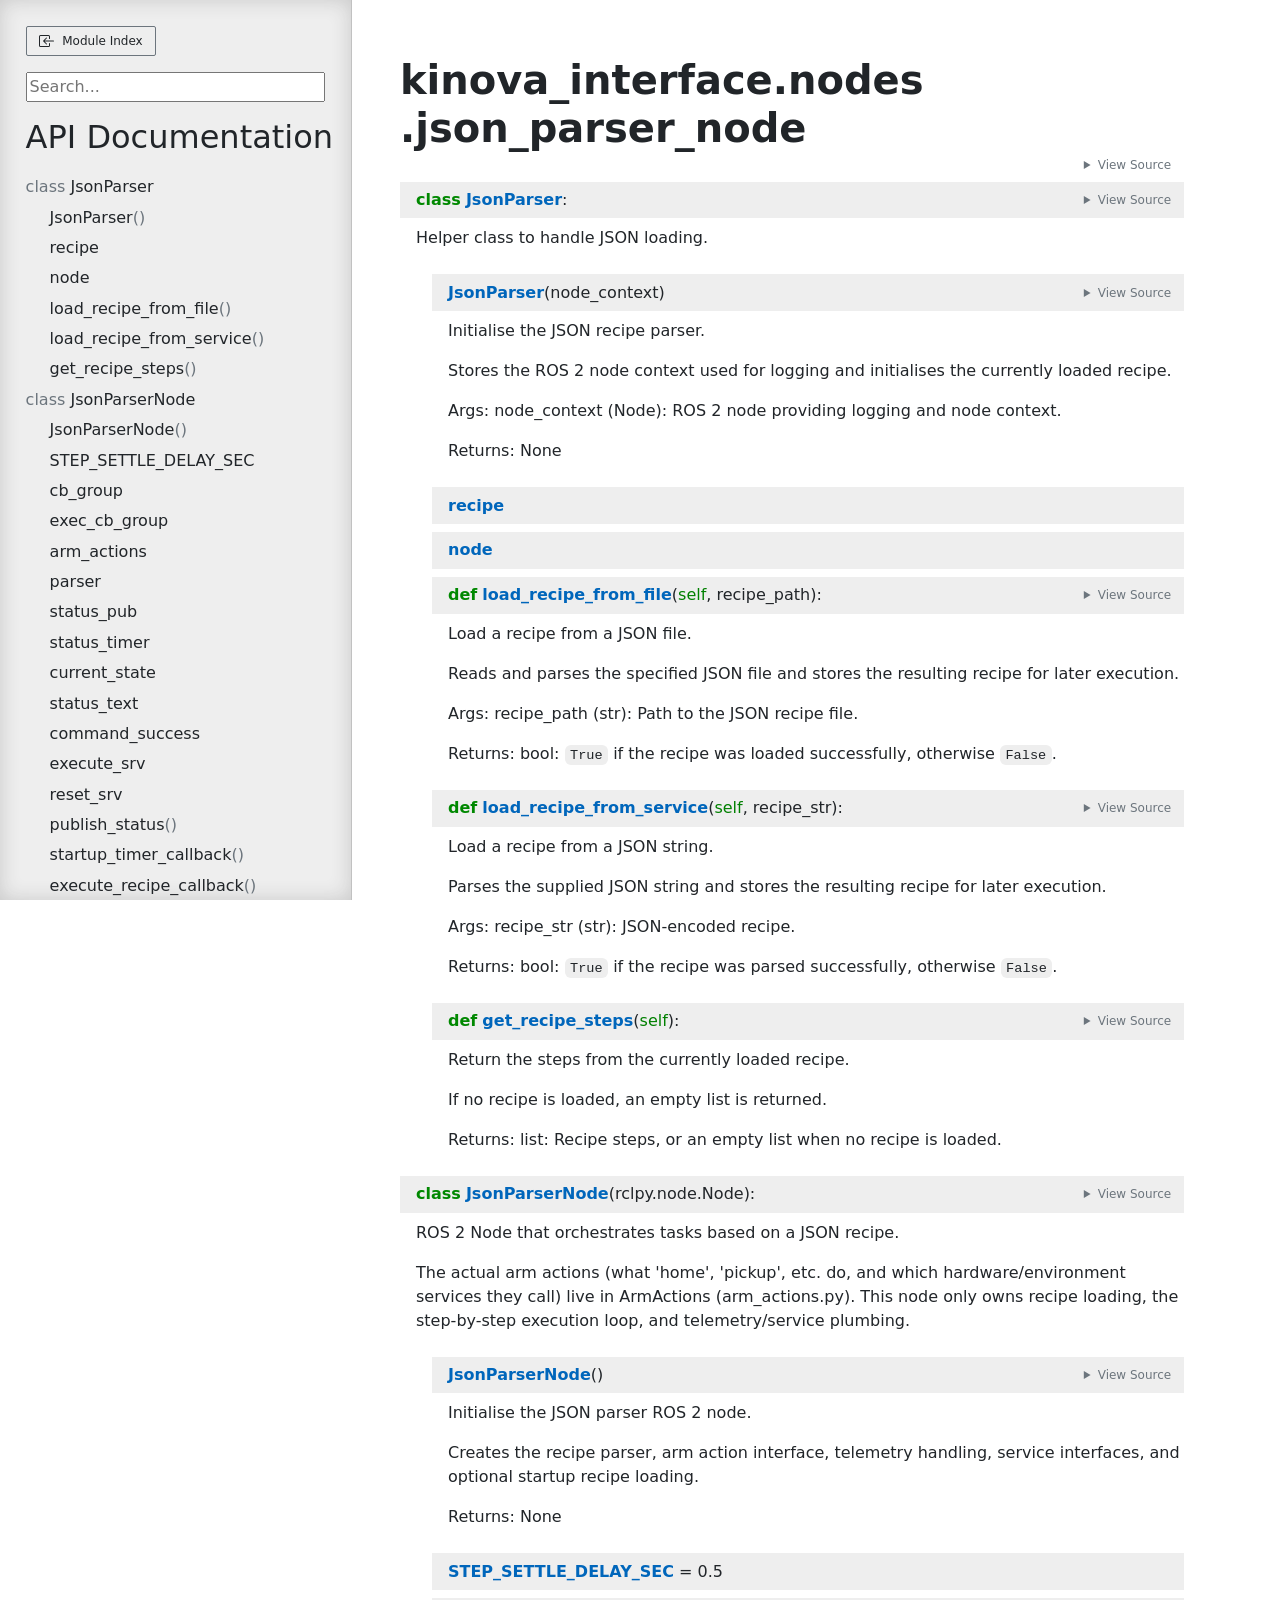
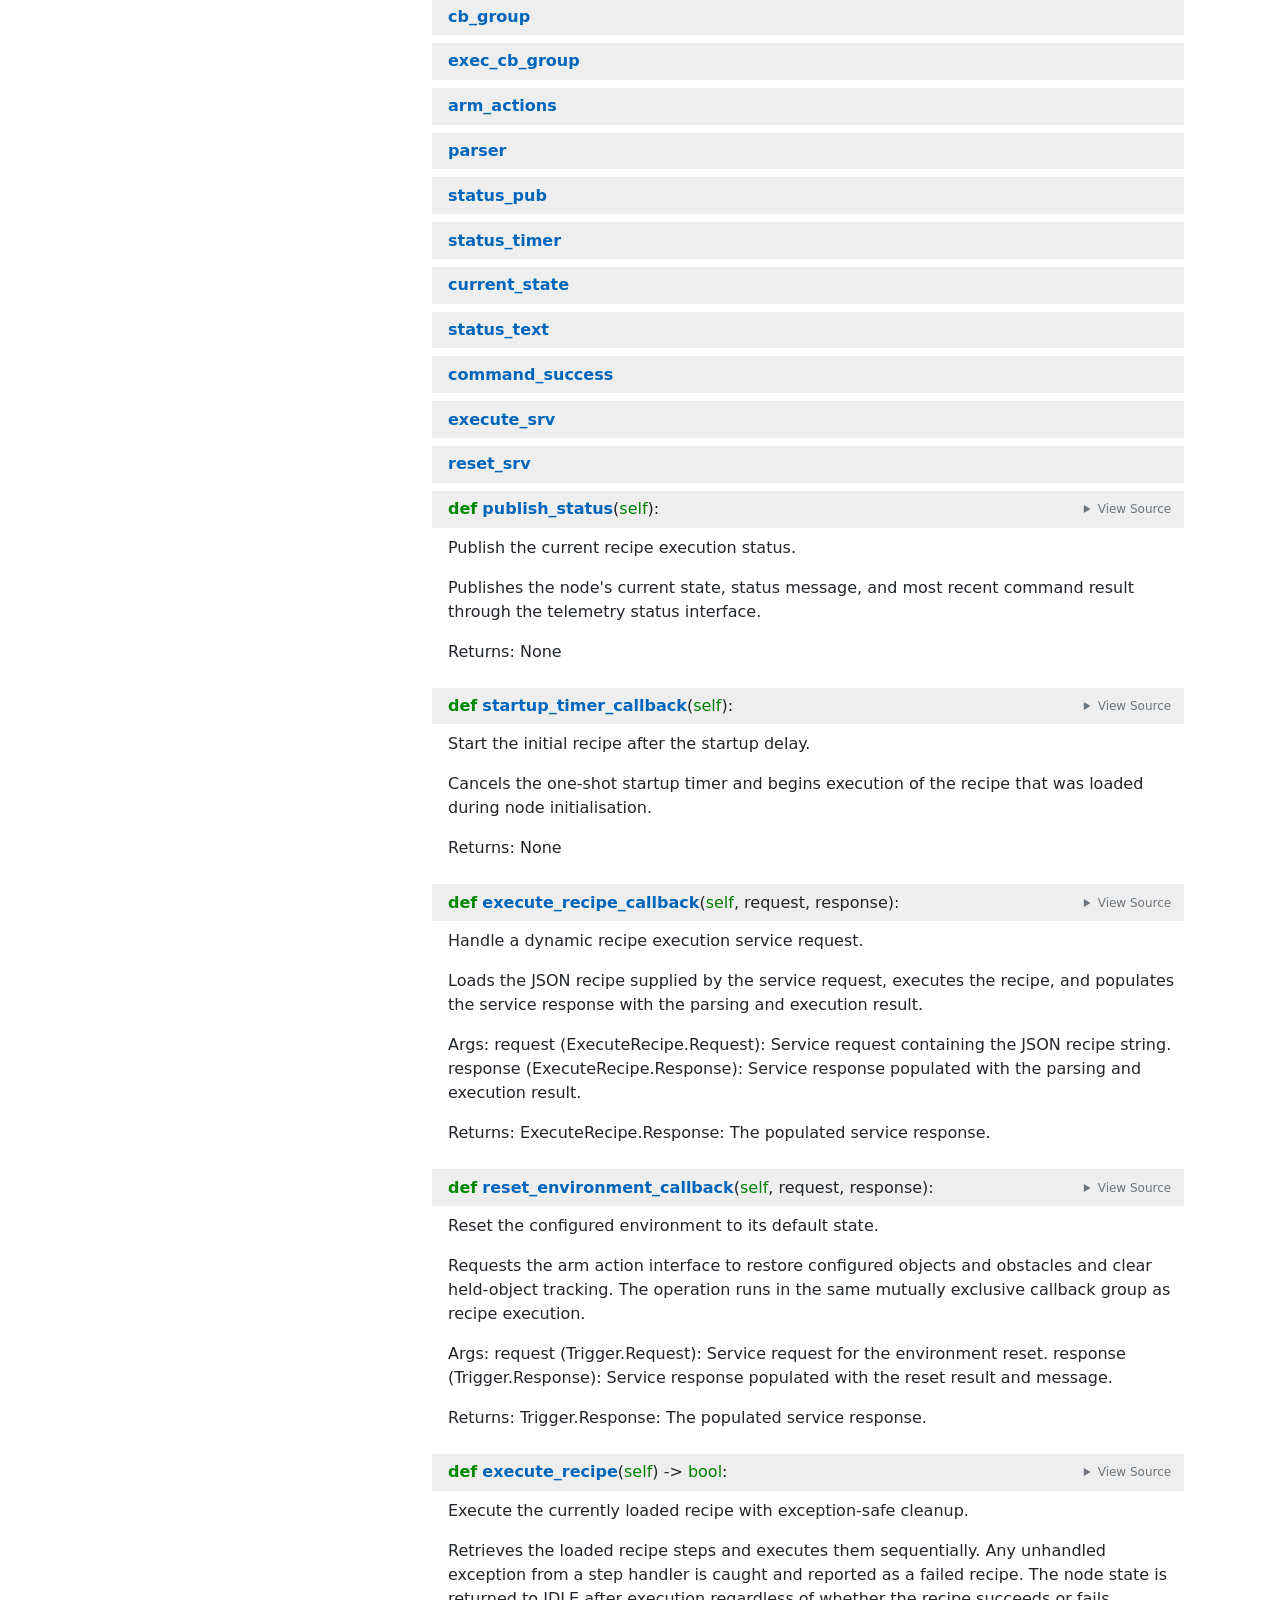
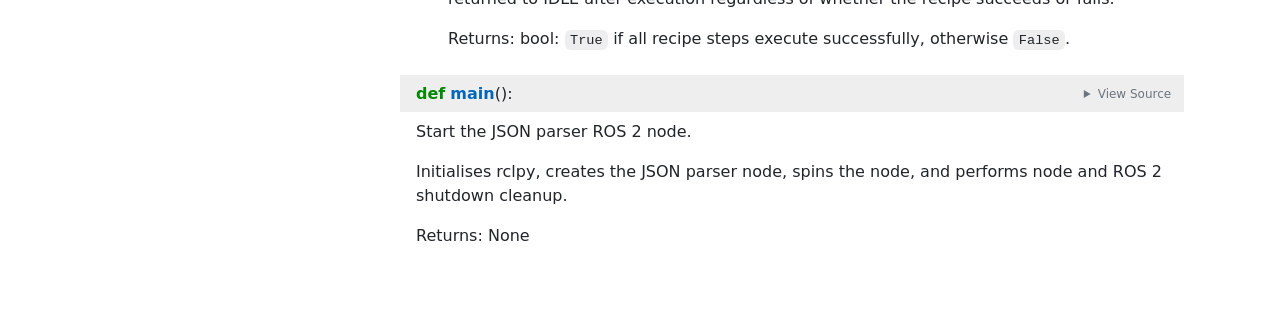
<file: docs/api/kinova_interface/nodes/json_parser_node.html>
<!doctype html>
<html lang="en">
<head>
    <meta charset="utf-8">
    <meta name="viewport" content="width=device-width, initial-scale=1">
    <meta name="generator" content="pdoc 16.0.0"/>
    <title>kinova_interface.nodes.json_parser_node API documentation</title>

    <style>/*! * Bootstrap Reboot v5.0.0 (https://getbootstrap.com/) * Copyright 2011-2021 The Bootstrap Authors * Copyright 2011-2021 Twitter, Inc. * Licensed under MIT (https://github.com/twbs/bootstrap/blob/main/LICENSE) * Forked from Normalize.css, licensed MIT (https://github.com/necolas/normalize.css/blob/master/LICENSE.md) */*,::after,::before{box-sizing:border-box}@media (prefers-reduced-motion:no-preference){:root{scroll-behavior:smooth}}body{margin:0;font-family:system-ui,-apple-system,"Segoe UI",Roboto,"Helvetica Neue",Arial,"Noto Sans","Liberation Sans",sans-serif,"Apple Color Emoji","Segoe UI Emoji","Segoe UI Symbol","Noto Color Emoji";font-size:1rem;font-weight:400;line-height:1.5;color:#212529;background-color:#fff;-webkit-text-size-adjust:100%;-webkit-tap-highlight-color:transparent}hr{margin:1rem 0;color:inherit;background-color:currentColor;border:0;opacity:.25}hr:not([size]){height:1px}h1,h2,h3,h4,h5,h6{margin-top:0;margin-bottom:.5rem;font-weight:500;line-height:1.2}h1{font-size:calc(1.375rem + 1.5vw)}@media (min-width:1200px){h1{font-size:2.5rem}}h2{font-size:calc(1.325rem + .9vw)}@media (min-width:1200px){h2{font-size:2rem}}h3{font-size:calc(1.3rem + .6vw)}@media (min-width:1200px){h3{font-size:1.75rem}}h4{font-size:calc(1.275rem + .3vw)}@media (min-width:1200px){h4{font-size:1.5rem}}h5{font-size:1.25rem}h6{font-size:1rem}p{margin-top:0;margin-bottom:1rem}abbr[data-bs-original-title],abbr[title]{-webkit-text-decoration:underline dotted;text-decoration:underline dotted;cursor:help;-webkit-text-decoration-skip-ink:none;text-decoration-skip-ink:none}address{margin-bottom:1rem;font-style:normal;line-height:inherit}ol,ul{padding-left:2rem}dl,ol,ul{margin-top:0;margin-bottom:1rem}ol ol,ol ul,ul ol,ul ul{margin-bottom:0}dt{font-weight:700}dd{margin-bottom:.5rem;margin-left:0}blockquote{margin:0 0 1rem}b,strong{font-weight:bolder}small{font-size:.875em}mark{padding:.2em;background-color:#fcf8e3}sub,sup{position:relative;font-size:.75em;line-height:0;vertical-align:baseline}sub{bottom:-.25em}sup{top:-.5em}a{color:#0d6efd;text-decoration:underline}a:hover{color:#0a58ca}a:not([href]):not([class]),a:not([href]):not([class]):hover{color:inherit;text-decoration:none}code,kbd,pre,samp{font-family:SFMono-Regular,Menlo,Monaco,Consolas,"Liberation Mono","Courier New",monospace;font-size:1em;direction:ltr;unicode-bidi:bidi-override}pre{display:block;margin-top:0;margin-bottom:1rem;overflow:auto;font-size:.875em}pre code{font-size:inherit;color:inherit;word-break:normal}code{font-size:.875em;color:#d63384;word-wrap:break-word}a>code{color:inherit}kbd{padding:.2rem .4rem;font-size:.875em;color:#fff;background-color:#212529;border-radius:.2rem}kbd kbd{padding:0;font-size:1em;font-weight:700}figure{margin:0 0 1rem}img,svg{vertical-align:middle}table{caption-side:bottom;border-collapse:collapse}caption{padding-top:.5rem;padding-bottom:.5rem;color:#6c757d;text-align:left}th{text-align:inherit;text-align:-webkit-match-parent}tbody,td,tfoot,th,thead,tr{border-color:inherit;border-style:solid;border-width:0}label{display:inline-block}button{border-radius:0}button:focus:not(:focus-visible){outline:0}button,input,optgroup,select,textarea{margin:0;font-family:inherit;font-size:inherit;line-height:inherit}button,select{text-transform:none}[role=button]{cursor:pointer}select{word-wrap:normal}select:disabled{opacity:1}[list]::-webkit-calendar-picker-indicator{display:none}[type=button],[type=reset],[type=submit],button{-webkit-appearance:button}[type=button]:not(:disabled),[type=reset]:not(:disabled),[type=submit]:not(:disabled),button:not(:disabled){cursor:pointer}::-moz-focus-inner{padding:0;border-style:none}textarea{resize:vertical}fieldset{min-width:0;padding:0;margin:0;border:0}legend{float:left;width:100%;padding:0;margin-bottom:.5rem;font-size:calc(1.275rem + .3vw);line-height:inherit}@media (min-width:1200px){legend{font-size:1.5rem}}legend+*{clear:left}::-webkit-datetime-edit-day-field,::-webkit-datetime-edit-fields-wrapper,::-webkit-datetime-edit-hour-field,::-webkit-datetime-edit-minute,::-webkit-datetime-edit-month-field,::-webkit-datetime-edit-text,::-webkit-datetime-edit-year-field{padding:0}::-webkit-inner-spin-button{height:auto}[type=search]{outline-offset:-2px;-webkit-appearance:textfield}::-webkit-search-decoration{-webkit-appearance:none}::-webkit-color-swatch-wrapper{padding:0}::file-selector-button{font:inherit}::-webkit-file-upload-button{font:inherit;-webkit-appearance:button}output{display:inline-block}iframe{border:0}summary{display:list-item;cursor:pointer}progress{vertical-align:baseline}[hidden]{display:none!important}</style>
    <style>/*! syntax-highlighting.css */pre{line-height:125%;}span.linenos{color:inherit; background-color:transparent; padding-left:5px; padding-right:20px;}.pdoc-code .hll{background-color:#ffffcc}.pdoc-code{background:#f8f8f8;}.pdoc-code .c{color:#3D7B7B; font-style:italic}.pdoc-code .err{border:1px solid #FF0000}.pdoc-code .k{color:#008000; font-weight:bold}.pdoc-code .o{color:#666666}.pdoc-code .ch{color:#3D7B7B; font-style:italic}.pdoc-code .cm{color:#3D7B7B; font-style:italic}.pdoc-code .cp{color:#9C6500}.pdoc-code .cpf{color:#3D7B7B; font-style:italic}.pdoc-code .c1{color:#3D7B7B; font-style:italic}.pdoc-code .cs{color:#3D7B7B; font-style:italic}.pdoc-code .gd{color:#A00000}.pdoc-code .ge{font-style:italic}.pdoc-code .gr{color:#E40000}.pdoc-code .gh{color:#000080; font-weight:bold}.pdoc-code .gi{color:#008400}.pdoc-code .go{color:#717171}.pdoc-code .gp{color:#000080; font-weight:bold}.pdoc-code .gs{font-weight:bold}.pdoc-code .gu{color:#800080; font-weight:bold}.pdoc-code .gt{color:#0044DD}.pdoc-code .kc{color:#008000; font-weight:bold}.pdoc-code .kd{color:#008000; font-weight:bold}.pdoc-code .kn{color:#008000; font-weight:bold}.pdoc-code .kp{color:#008000}.pdoc-code .kr{color:#008000; font-weight:bold}.pdoc-code .kt{color:#B00040}.pdoc-code .m{color:#666666}.pdoc-code .s{color:#BA2121}.pdoc-code .na{color:#687822}.pdoc-code .nb{color:#008000}.pdoc-code .nc{color:#0000FF; font-weight:bold}.pdoc-code .no{color:#880000}.pdoc-code .nd{color:#AA22FF}.pdoc-code .ni{color:#717171; font-weight:bold}.pdoc-code .ne{color:#CB3F38; font-weight:bold}.pdoc-code .nf{color:#0000FF}.pdoc-code .nl{color:#767600}.pdoc-code .nn{color:#0000FF; font-weight:bold}.pdoc-code .nt{color:#008000; font-weight:bold}.pdoc-code .nv{color:#19177C}.pdoc-code .ow{color:#AA22FF; font-weight:bold}.pdoc-code .w{color:#bbbbbb}.pdoc-code .mb{color:#666666}.pdoc-code .mf{color:#666666}.pdoc-code .mh{color:#666666}.pdoc-code .mi{color:#666666}.pdoc-code .mo{color:#666666}.pdoc-code .sa{color:#BA2121}.pdoc-code .sb{color:#BA2121}.pdoc-code .sc{color:#BA2121}.pdoc-code .dl{color:#BA2121}.pdoc-code .sd{color:#BA2121; font-style:italic}.pdoc-code .s2{color:#BA2121}.pdoc-code .se{color:#AA5D1F; font-weight:bold}.pdoc-code .sh{color:#BA2121}.pdoc-code .si{color:#A45A77; font-weight:bold}.pdoc-code .sx{color:#008000}.pdoc-code .sr{color:#A45A77}.pdoc-code .s1{color:#BA2121}.pdoc-code .ss{color:#19177C}.pdoc-code .bp{color:#008000}.pdoc-code .fm{color:#0000FF}.pdoc-code .vc{color:#19177C}.pdoc-code .vg{color:#19177C}.pdoc-code .vi{color:#19177C}.pdoc-code .vm{color:#19177C}.pdoc-code .il{color:#666666}</style>
    <style>/*! theme.css */:root{--pdoc-background:#fff;}.pdoc{--text:#212529;--muted:#6c757d;--link:#3660a5;--link-hover:#1659c5;--code:#f8f8f8;--active:#fff598;--accent:#eee;--accent2:#c1c1c1;--nav-hover:rgba(255, 255, 255, 0.5);--name:#0066BB;--def:#008800;--annotation:#007020;}</style>
    <style>/*! layout.css */html, body{width:100%;height:100%;}html, main{scroll-behavior:smooth;}body{background-color:var(--pdoc-background);}@media (max-width:769px){#navtoggle{cursor:pointer;position:absolute;width:50px;height:40px;top:1rem;right:1rem;border-color:var(--text);color:var(--text);display:flex;opacity:0.8;z-index:999;}#navtoggle:hover{opacity:1;}#togglestate + div{display:none;}#togglestate:checked + div{display:inherit;}main, header{padding:2rem 3vw;}header + main{margin-top:-3rem;}.git-button{display:none !important;}nav input[type="search"]{max-width:77%;}nav input[type="search"]:first-child{margin-top:-6px;}nav input[type="search"]:valid ~ *{display:none !important;}}@media (min-width:770px){:root{--sidebar-width:clamp(12.5rem, 28vw, 22rem);}nav{position:fixed;overflow:auto;height:100vh;width:var(--sidebar-width);}main, header{padding:3rem 2rem 3rem calc(var(--sidebar-width) + 3rem);width:calc(54rem + var(--sidebar-width));max-width:100%;}header + main{margin-top:-4rem;}#navtoggle{display:none;}}#togglestate{position:absolute;height:0;opacity:0;}nav.pdoc{--pad:clamp(0.5rem, 2vw, 1.75rem);--indent:1.5rem;background-color:var(--accent);border-right:1px solid var(--accent2);box-shadow:0 0 20px rgba(50, 50, 50, .2) inset;padding:0 0 0 var(--pad);overflow-wrap:anywhere;scrollbar-width:thin; scrollbar-color:var(--accent2) transparent; z-index:1}nav.pdoc::-webkit-scrollbar{width:.4rem; }nav.pdoc::-webkit-scrollbar-thumb{background-color:var(--accent2); }nav.pdoc > div{padding:var(--pad) 0;}nav.pdoc .module-list-button{display:inline-flex;align-items:center;color:var(--text);border-color:var(--muted);margin-bottom:1rem;}nav.pdoc .module-list-button:hover{border-color:var(--text);}nav.pdoc input[type=search]{display:block;outline-offset:0;width:calc(100% - var(--pad));}nav.pdoc .logo{max-width:calc(100% - var(--pad));max-height:35vh;display:block;margin:0 auto 1rem;transform:translate(calc(-.5 * var(--pad)), 0);}nav.pdoc ul{list-style:none;padding-left:0;}nav.pdoc > div > ul{margin-left:calc(0px - var(--pad));}nav.pdoc li a{padding:.2rem 0 .2rem calc(var(--pad) + var(--indent));}nav.pdoc > div > ul > li > a{padding-left:var(--pad);}nav.pdoc li{transition:all 100ms;}nav.pdoc li:hover{background-color:var(--nav-hover);}nav.pdoc a, nav.pdoc a:hover{color:var(--text);}nav.pdoc a{display:block;}nav.pdoc > h2:first-of-type{margin-top:1.5rem;}nav.pdoc .class:before{content:"class ";color:var(--muted);}nav.pdoc .function:after{content:"()";color:var(--muted);}nav.pdoc footer:before{content:"";display:block;width:calc(100% - var(--pad));border-top:solid var(--accent2) 1px;margin-top:1.5rem;padding-top:.5rem;}nav.pdoc footer{font-size:small;}</style>
    <style>/*! content.css */.pdoc{color:var(--text);box-sizing:border-box;line-height:1.5;background:none;}.pdoc .pdoc-button{cursor:pointer;display:inline-block;border:solid black 1px;border-radius:2px;font-size:.75rem;padding:calc(0.5em - 1px) 1em;transition:100ms all;}.pdoc .alert{padding:1rem 1rem 1rem calc(1.5rem + 24px);border:1px solid transparent;border-radius:.25rem;background-repeat:no-repeat;background-position:.75rem center;margin-bottom:1rem;}.pdoc .alert > em{display:none;}.pdoc .alert > *:last-child{margin-bottom:0;}.pdoc .alert.note{color:#084298;background-color:#cfe2ff;border-color:#b6d4fe;background-image:url("data:image/svg+xml,%3Csvg%20xmlns%3D%22http%3A//www.w3.org/2000/svg%22%20width%3D%2224%22%20height%3D%2224%22%20fill%3D%22%23084298%22%20viewBox%3D%220%200%2016%2016%22%3E%3Cpath%20d%3D%22M8%2016A8%208%200%201%200%208%200a8%208%200%200%200%200%2016zm.93-9.412-1%204.705c-.07.34.029.533.304.533.194%200%20.487-.07.686-.246l-.088.416c-.287.346-.92.598-1.465.598-.703%200-1.002-.422-.808-1.319l.738-3.468c.064-.293.006-.399-.287-.47l-.451-.081.082-.381%202.29-.287zM8%205.5a1%201%200%201%201%200-2%201%201%200%200%201%200%202z%22/%3E%3C/svg%3E");}.pdoc .alert.tip{color:#0a3622;background-color:#d1e7dd;border-color:#a3cfbb;background-image:url("data:image/svg+xml,%3Csvg%20xmlns%3D%22http%3A//www.w3.org/2000/svg%22%20width%3D%2224%22%20height%3D%2224%22%20fill%3D%22%230a3622%22%20viewBox%3D%220%200%2016%2016%22%3E%3Cpath%20d%3D%22M2%206a6%206%200%201%201%2010.174%204.31c-.203.196-.359.4-.453.619l-.762%201.769A.5.5%200%200%201%2010.5%2013a.5.5%200%200%201%200%201%20.5.5%200%200%201%200%201l-.224.447a1%201%200%200%201-.894.553H6.618a1%201%200%200%201-.894-.553L5.5%2015a.5.5%200%200%201%200-1%20.5.5%200%200%201%200-1%20.5.5%200%200%201-.46-.302l-.761-1.77a2%202%200%200%200-.453-.618A5.98%205.98%200%200%201%202%206m6-5a5%205%200%200%200-3.479%208.592c.263.254.514.564.676.941L5.83%2012h4.342l.632-1.467c.162-.377.413-.687.676-.941A5%205%200%200%200%208%201%22/%3E%3C/svg%3E");}.pdoc .alert.important{color:#055160;background-color:#cff4fc;border-color:#9eeaf9;background-image:url("data:image/svg+xml,%3Csvg%20xmlns%3D%22http%3A//www.w3.org/2000/svg%22%20width%3D%2224%22%20height%3D%2224%22%20fill%3D%22%23055160%22%20viewBox%3D%220%200%2016%2016%22%3E%3Cpath%20d%3D%22M2%200a2%202%200%200%200-2%202v12a2%202%200%200%200%202%202h12a2%202%200%200%200%202-2V2a2%202%200%200%200-2-2zm6%204c.535%200%20.954.462.9.995l-.35%203.507a.552.552%200%200%201-1.1%200L7.1%204.995A.905.905%200%200%201%208%204m.002%206a1%201%200%201%201%200%202%201%201%200%200%201%200-2%22/%3E%3C/svg%3E");}.pdoc .alert.warning{color:#664d03;background-color:#fff3cd;border-color:#ffecb5;background-image:url("data:image/svg+xml,%3Csvg%20xmlns%3D%22http%3A//www.w3.org/2000/svg%22%20width%3D%2224%22%20height%3D%2224%22%20fill%3D%22%23664d03%22%20viewBox%3D%220%200%2016%2016%22%3E%3Cpath%20d%3D%22M8.982%201.566a1.13%201.13%200%200%200-1.96%200L.165%2013.233c-.457.778.091%201.767.98%201.767h13.713c.889%200%201.438-.99.98-1.767L8.982%201.566zM8%205c.535%200%20.954.462.9.995l-.35%203.507a.552.552%200%200%201-1.1%200L7.1%205.995A.905.905%200%200%201%208%205zm.002%206a1%201%200%201%201%200%202%201%201%200%200%201%200-2z%22/%3E%3C/svg%3E");}.pdoc .alert.caution{color:#842029;background-color:#f8d7da;border-color:#f5c2c7;background-image:url("data:image/svg+xml,%3Csvg%20xmlns%3D%22http%3A//www.w3.org/2000/svg%22%20width%3D%2224%22%20height%3D%2224%22%20fill%3D%22%23842029%22%20viewBox%3D%220%200%2016%2016%22%3E%3Cpath%20d%3D%22M11.46.146A.5.5%200%200%200%2011.107%200H4.893a.5.5%200%200%200-.353.146L.146%204.54A.5.5%200%200%200%200%204.893v6.214a.5.5%200%200%200%20.146.353l4.394%204.394a.5.5%200%200%200%20.353.146h6.214a.5.5%200%200%200%20.353-.146l4.394-4.394a.5.5%200%200%200%20.146-.353V4.893a.5.5%200%200%200-.146-.353zM8%204c.535%200%20.954.462.9.995l-.35%203.507a.552.552%200%200%201-1.1%200L7.1%204.995A.905.905%200%200%201%208%204m.002%206a1%201%200%201%201%200%202%201%201%200%200%201%200-2%22/%3E%3C/svg%3E");}.pdoc .alert.danger{color:#842029;background-color:#f8d7da;border-color:#f5c2c7;background-image:url("data:image/svg+xml,%3Csvg%20xmlns%3D%22http%3A//www.w3.org/2000/svg%22%20width%3D%2224%22%20height%3D%2224%22%20fill%3D%22%23842029%22%20viewBox%3D%220%200%2016%2016%22%3E%3Cpath%20d%3D%22M5.52.359A.5.5%200%200%201%206%200h4a.5.5%200%200%201%20.474.658L8.694%206H12.5a.5.5%200%200%201%20.395.807l-7%209a.5.5%200%200%201-.873-.454L6.823%209.5H3.5a.5.5%200%200%201-.48-.641l2.5-8.5z%22/%3E%3C/svg%3E");}.pdoc .visually-hidden{position:absolute !important;width:1px !important;height:1px !important;padding:0 !important;margin:-1px !important;overflow:hidden !important;clip:rect(0, 0, 0, 0) !important;white-space:nowrap !important;border:0 !important;}.pdoc h1, .pdoc h2, .pdoc h3{font-weight:300;margin:.3em 0;padding:.2em 0;}.pdoc > section:not(.module-info) h1{font-size:1.5rem;font-weight:500;}.pdoc > section:not(.module-info) h2{font-size:1.4rem;font-weight:500;}.pdoc > section:not(.module-info) h3{font-size:1.3rem;font-weight:500;}.pdoc > section:not(.module-info) h4{font-size:1.2rem;}.pdoc > section:not(.module-info) h5{font-size:1.1rem;}.pdoc a{text-decoration:none;color:var(--link);}.pdoc a:hover{color:var(--link-hover);}.pdoc blockquote{margin-left:2rem;}.pdoc pre{border-top:1px solid var(--accent2);border-bottom:1px solid var(--accent2);margin-top:0;margin-bottom:1em;padding:.5rem 0 .5rem .5rem;overflow-x:auto;background-color:var(--code);}.pdoc code{color:var(--text);padding:.2em .4em;margin:0;font-size:85%;background-color:var(--accent);border-radius:6px;}.pdoc a > code{color:inherit;}.pdoc pre > code{display:inline-block;font-size:inherit;background:none;border:none;padding:0;}.pdoc > section:not(.module-info){margin-bottom:1.5rem;}.pdoc .modulename{margin-top:0;font-weight:bold;}.pdoc .modulename a{color:var(--link);transition:100ms all;}.pdoc .git-button{float:right;border:solid var(--link) 1px;}.pdoc .git-button:hover{background-color:var(--link);color:var(--pdoc-background);}.view-source-toggle-state,.view-source-toggle-state ~ .pdoc-code{display:none;}.view-source-toggle-state:checked ~ .pdoc-code{display:block;}.view-source-button{display:inline-block;float:right;font-size:.75rem;line-height:1.5rem;color:var(--muted);padding:0 .4rem 0 1.3rem;cursor:pointer;text-indent:-2px;}.view-source-button > span{visibility:hidden;}.module-info .view-source-button{float:none;display:flex;justify-content:flex-end;margin:-1.2rem .4rem -.2rem 0;}.view-source-button::before{position:absolute;content:"View Source";display:list-item;list-style-type:disclosure-closed;}.view-source-toggle-state:checked ~ .attr .view-source-button::before,.view-source-toggle-state:checked ~ .view-source-button::before{list-style-type:disclosure-open;}.pdoc .docstring{margin-bottom:1.5rem;}.pdoc section:not(.module-info) .docstring{margin-left:clamp(0rem, 5vw - 2rem, 1rem);}.pdoc .docstring .pdoc-code{margin-left:1em;margin-right:1em;}.pdoc h1:target,.pdoc h2:target,.pdoc h3:target,.pdoc h4:target,.pdoc h5:target,.pdoc h6:target,.pdoc .pdoc-code > pre > span:target{background-color:var(--active);box-shadow:-1rem 0 0 0 var(--active);}.pdoc .pdoc-code > pre > span:target{display:block;}.pdoc div:target > .attr,.pdoc section:target > .attr,.pdoc dd:target > a{background-color:var(--active);}.pdoc *{scroll-margin:2rem;}.pdoc .pdoc-code .linenos{user-select:none;}.pdoc .attr:hover{filter:contrast(0.95);}.pdoc section, .pdoc .classattr{position:relative;}.pdoc .headerlink{--width:clamp(1rem, 3vw, 2rem);position:absolute;top:0;left:calc(0rem - var(--width));transition:all 100ms ease-in-out;opacity:0;}.pdoc .headerlink::before{content:"#";display:block;text-align:center;width:var(--width);height:2.3rem;line-height:2.3rem;font-size:1.5rem;}.pdoc .attr:hover ~ .headerlink,.pdoc *:target > .headerlink,.pdoc .headerlink:hover{opacity:1;}.pdoc .attr{display:block;margin:.5rem 0 .5rem;padding:.4rem .4rem .4rem 1rem;background-color:var(--accent);overflow-x:auto;}.pdoc .classattr{margin-left:2rem;}.pdoc .decorator-deprecated{color:#842029;}.pdoc .decorator-deprecated ~ span{filter:grayscale(1) opacity(0.8);}.pdoc .name{color:var(--name);font-weight:bold;}.pdoc .def{color:var(--def);font-weight:bold;}.pdoc .signature{background-color:transparent;}.pdoc .param, .pdoc .return-annotation{white-space:pre;}.pdoc .signature.multiline .param{display:block;}.pdoc .signature.condensed .param{display:inline-block;}.pdoc .annotation{color:var(--annotation);}.pdoc .view-value-toggle-state,.pdoc .view-value-toggle-state ~ .default_value{display:none;}.pdoc .view-value-toggle-state:checked ~ .default_value{display:inherit;}.pdoc .view-value-button{font-size:.5rem;vertical-align:middle;border-style:dashed;margin-top:-0.1rem;}.pdoc .view-value-button:hover{background:white;}.pdoc .view-value-button::before{content:"show";text-align:center;width:2.2em;display:inline-block;}.pdoc .view-value-toggle-state:checked ~ .view-value-button::before{content:"hide";}.pdoc .inherited{margin-left:2rem;}.pdoc .inherited dt{font-weight:700;}.pdoc .inherited dt, .pdoc .inherited dd{display:inline;margin-left:0;margin-bottom:.5rem;}.pdoc .inherited dd:not(:last-child):after{content:", ";}.pdoc .inherited .class:before{content:"class ";}.pdoc .inherited .function a:after{content:"()";}.pdoc .search-result .docstring{overflow:auto;max-height:25vh;}.pdoc .search-result.focused > .attr{background-color:var(--active);}.pdoc .attribution{margin-top:2rem;display:block;opacity:0.5;transition:all 200ms;filter:grayscale(100%);}.pdoc .attribution:hover{opacity:1;filter:grayscale(0%);}.pdoc .attribution img{margin-left:5px;height:27px;vertical-align:bottom;width:50px;transition:all 200ms;}.pdoc table{display:block;width:max-content;max-width:100%;overflow:auto;margin-bottom:1rem;}.pdoc table th{font-weight:600;}.pdoc table th, .pdoc table td{padding:6px 13px;border:1px solid var(--accent2);}</style>
    <style>/*! custom.css */</style></head>
<body>
    <nav class="pdoc">
        <label id="navtoggle" for="togglestate" class="pdoc-button"><svg xmlns='http://www.w3.org/2000/svg' viewBox='0 0 30 30'><path stroke-linecap='round' stroke="currentColor" stroke-miterlimit='10' stroke-width='2' d='M4 7h22M4 15h22M4 23h22'/></svg></label>
        <input id="togglestate" type="checkbox" aria-hidden="true" tabindex="-1">
        <div>            <a class="pdoc-button module-list-button" href="../../index.html">
<svg xmlns="http://www.w3.org/2000/svg" width="16" height="16" fill="currentColor" class="bi bi-box-arrow-in-left" viewBox="0 0 16 16">
  <path fill-rule="evenodd" d="M10 3.5a.5.5 0 0 0-.5-.5h-8a.5.5 0 0 0-.5.5v9a.5.5 0 0 0 .5.5h8a.5.5 0 0 0 .5-.5v-2a.5.5 0 0 1 1 0v2A1.5 1.5 0 0 1 9.5 14h-8A1.5 1.5 0 0 1 0 12.5v-9A1.5 1.5 0 0 1 1.5 2h8A1.5 1.5 0 0 1 11 3.5v2a.5.5 0 0 1-1 0v-2z"/>
  <path fill-rule="evenodd" d="M4.146 8.354a.5.5 0 0 1 0-.708l3-3a.5.5 0 1 1 .708.708L5.707 7.5H14.5a.5.5 0 0 1 0 1H5.707l2.147 2.146a.5.5 0 0 1-.708.708l-3-3z"/>
</svg>                &nbsp;
                Module Index
            </a>


            <input type="search" placeholder="Search..." role="searchbox" aria-label="search"
                   pattern=".+" required>



            <h2>API Documentation</h2>
                <ul class="memberlist">
            <li>
                    <a class="class" href="#JsonParser">JsonParser</a>
                            <ul class="memberlist">
                        <li>
                                <a class="function" href="#JsonParser.__init__">JsonParser</a>
                        </li>
                        <li>
                                <a class="variable" href="#JsonParser.recipe">recipe</a>
                        </li>
                        <li>
                                <a class="variable" href="#JsonParser.node">node</a>
                        </li>
                        <li>
                                <a class="function" href="#JsonParser.load_recipe_from_file">load_recipe_from_file</a>
                        </li>
                        <li>
                                <a class="function" href="#JsonParser.load_recipe_from_service">load_recipe_from_service</a>
                        </li>
                        <li>
                                <a class="function" href="#JsonParser.get_recipe_steps">get_recipe_steps</a>
                        </li>
                </ul>

            </li>
            <li>
                    <a class="class" href="#JsonParserNode">JsonParserNode</a>
                            <ul class="memberlist">
                        <li>
                                <a class="function" href="#JsonParserNode.__init__">JsonParserNode</a>
                        </li>
                        <li>
                                <a class="variable" href="#JsonParserNode.STEP_SETTLE_DELAY_SEC">STEP_SETTLE_DELAY_SEC</a>
                        </li>
                        <li>
                                <a class="variable" href="#JsonParserNode.cb_group">cb_group</a>
                        </li>
                        <li>
                                <a class="variable" href="#JsonParserNode.exec_cb_group">exec_cb_group</a>
                        </li>
                        <li>
                                <a class="variable" href="#JsonParserNode.arm_actions">arm_actions</a>
                        </li>
                        <li>
                                <a class="variable" href="#JsonParserNode.parser">parser</a>
                        </li>
                        <li>
                                <a class="variable" href="#JsonParserNode.status_pub">status_pub</a>
                        </li>
                        <li>
                                <a class="variable" href="#JsonParserNode.status_timer">status_timer</a>
                        </li>
                        <li>
                                <a class="variable" href="#JsonParserNode.current_state">current_state</a>
                        </li>
                        <li>
                                <a class="variable" href="#JsonParserNode.status_text">status_text</a>
                        </li>
                        <li>
                                <a class="variable" href="#JsonParserNode.command_success">command_success</a>
                        </li>
                        <li>
                                <a class="variable" href="#JsonParserNode.execute_srv">execute_srv</a>
                        </li>
                        <li>
                                <a class="variable" href="#JsonParserNode.reset_srv">reset_srv</a>
                        </li>
                        <li>
                                <a class="function" href="#JsonParserNode.publish_status">publish_status</a>
                        </li>
                        <li>
                                <a class="function" href="#JsonParserNode.startup_timer_callback">startup_timer_callback</a>
                        </li>
                        <li>
                                <a class="function" href="#JsonParserNode.execute_recipe_callback">execute_recipe_callback</a>
                        </li>
                        <li>
                                <a class="function" href="#JsonParserNode.reset_environment_callback">reset_environment_callback</a>
                        </li>
                        <li>
                                <a class="function" href="#JsonParserNode.execute_recipe">execute_recipe</a>
                        </li>
                </ul>

            </li>
            <li>
                    <a class="function" href="#main">main</a>
            </li>
    </ul>



        <a class="attribution" title="pdoc: Python API documentation generator" href="https://pdoc.dev" target="_blank">
            built with <span class="visually-hidden">pdoc</span><img
                alt="pdoc logo"
                src="data:image/svg+xml,%3Csvg%20xmlns%3D%22http%3A//www.w3.org/2000/svg%22%20role%3D%22img%22%20aria-label%3D%22pdoc%20logo%22%20width%3D%22300%22%20height%3D%22160%22%20viewBox%3D%220%200%20150%2080%22%3E%3Ctitle%3Epdoc%3C/title%3E%3Cpath%20d%3D%22M132.316%2048.886c.276-4.679%202.342-6.698%204.409-7.982s4.27-1.165%206.751-1.055c1.586.07%203.044.156%204.222-.482%201.142-.619%202.026-1.932%202.162-3.739.268-3.576-1.929-5.368-5.006-5.551s-7.599.524-10.517%201.606c-4.455%201.652-8.588%206.606-9.552%208.992s-2.342%206.193-1.745%2010.873%202.664%209.221%205.878%2011.79%205.878%203.808%2010.103%204.312%203.444.229%206.062.229%205.006-2.202%204.914-4.909-2.296-5.001-4.501-4.863-3.077.505-5.281.229-7.715-2.064-7.899-9.451z%22%20fill%3D%22%23198754%22/%3E%3Ccircle%20cx%3D%22101.504%22%20cy%3D%2248.943%22%20r%3D%2214.208%22%20fill%3D%22none%22%20stroke%3D%22%23198754%22%20stroke-width%3D%229.354%22/%3E%3Cpath%20d%3D%22M87.81.002c-3.637.065-5.001.454-7.014%201.232s-3.443%201.363-6.3%204.282c-1.723%201.76-3.148%205.019-3.776%207.329-.413%201.521-.316%202.63-.316%202.63l-.195%2034.612c.065%205.774-6.755%208.305-9.612%208.37s-9.678-1.038-9.743-9.408%207.128-9.521%208.362-9.521c1.413-.13%202.526-.021%203.718-.016%202.071.009%204.157-.778%204.092-4.671s-4.157-4.736-4.157-4.736c-6.3-.843-11.43%202.206-11.43%202.206S40.917%2038.15%2041.372%2049.634%2051.568%2068.19%2061.311%2068.125s18.316-7.007%2018.445-17.193l.13-22.772c.046-2.291%202.683-3.644%204.476-4.203.745-.232%201.694-.274%201.694-.274l10.457-.13s4.871-.324%207.729-3.114%204.352-6.294%204.352-6.294.974-3.049.13-4.606-.195-1.233-2.792-3.309-8.573-4.477-8.573-4.477S91.447-.063%2087.81.002zM0%2047.169l.065%2028.417S0%2080.127%204.481%2079.997s5.072-3.866%205.049-4.152l-.113-28.482s1.624-7.656%209.937-7.721%2010.002%206.942%2010.002%208.499-.909%2010.51-9.093%2010.51c-.948%200-2.99-.567-4.145-.272-3.919%201-3.194%204.554-3.194%204.554s.065%205.061%207.404%204.996%2018.575-6.034%2018.575-19.074S26.953%2030.04%2019.549%2029.91%201.234%2035.296%200%2047.169z%22%20fill%3D%22%23198754%22/%3E%3Cg%20transform%3D%22matrix%28.325601%200%200%20.325256%20-10.32669%20-45.802786%29%22%3E%3Ccircle%20cx%3D%22297.554%22%20cy%3D%22172.286%22%20r%3D%2216.5%22%20fill%3D%22%23fff%22/%3E%3Cellipse%20cx%3D%22297.709%22%20cy%3D%22172.642%22%20rx%3D%2211.071%22%20ry%3D%2210.871%22%20fill%3D%22%23105a48%22/%3E%3Ccircle%20cx%3D%22304.104%22%20cy%3D%22167.667%22%20r%3D%224.5%22%20fill%3D%22%23fff%22/%3E%3C/g%3E%3Cpath%20d%3D%22M94.661%2017.032l.893-1.476s.99.714%201.916.925%201.575.114%202.955.114l14.565-.162c1.283-.032%203.085-.762%203.02-3.293s-.373-3.503-.373-3.503l1.283-.487s.52.503.877%201.573.309%201.995.292%202.66-.227%201.541-.227%201.541%201.564-.308%202.359-1.038.823-.779%201.489-1.508.812-.86.812-.86.552-.13.877.26.341.957.065%201.46-1.672%202.206-3.247%203.066-2.76%201.427-3.929%201.768-3.848.73-7.063.714l-10.944-.114s-2.143-.081-3.02-.373-2.241-.973-2.598-1.265z%22%20fill%3D%22%23d36d49%22/%3E%3Cg%20fill%3D%22%23105a48%22%3E%3Cellipse%20cx%3D%2293.052%22%20cy%3D%2243.567%22%20rx%3D%22.869%22%20ry%3D%221.014%22%20transform%3D%22rotate%28341.022%29%22/%3E%3Cellipse%20cx%3D%22104.3%22%20cy%3D%22-16.184%22%20rx%3D%22.865%22%20ry%3D%221.009%22%20transform%3D%22rotate%2814.786%29%22/%3E%3C/g%3E%3C/svg%3E"/>
        </a>
</div>
    </nav>
    <main class="pdoc">
            <section class="module-info">
                    <h1 class="modulename">
kinova_interface<wbr>.nodes<wbr>.json_parser_node    </h1>

                
                        <input id="mod-json_parser_node-view-source" class="view-source-toggle-state" type="checkbox" aria-hidden="true" tabindex="-1">

                        <label class="view-source-button" for="mod-json_parser_node-view-source"><span>View Source</span></label>

                        <div class="pdoc-code codehilite"><pre><span></span><span id="L-1"><a href="#L-1"><span class="linenos">  1</span></a><span class="kn">import</span><span class="w"> </span><span class="nn">rclpy</span>
</span><span id="L-2"><a href="#L-2"><span class="linenos">  2</span></a><span class="kn">from</span><span class="w"> </span><span class="nn">rclpy.node</span><span class="w"> </span><span class="kn">import</span> <span class="n">Node</span>
</span><span id="L-3"><a href="#L-3"><span class="linenos">  3</span></a><span class="kn">from</span><span class="w"> </span><span class="nn">rclpy.callback_groups</span><span class="w"> </span><span class="kn">import</span> <span class="n">ReentrantCallbackGroup</span><span class="p">,</span> <span class="n">MutuallyExclusiveCallbackGroup</span>
</span><span id="L-4"><a href="#L-4"><span class="linenos">  4</span></a><span class="kn">import</span><span class="w"> </span><span class="nn">time</span>
</span><span id="L-5"><a href="#L-5"><span class="linenos">  5</span></a><span class="kn">import</span><span class="w"> </span><span class="nn">os</span>
</span><span id="L-6"><a href="#L-6"><span class="linenos">  6</span></a><span class="kn">import</span><span class="w"> </span><span class="nn">json</span>
</span><span id="L-7"><a href="#L-7"><span class="linenos">  7</span></a><span class="kn">import</span><span class="w"> </span><span class="nn">traceback</span>
</span><span id="L-8"><a href="#L-8"><span class="linenos">  8</span></a><span class="kn">from</span><span class="w"> </span><span class="nn">ament_index_python.packages</span><span class="w"> </span><span class="kn">import</span> <span class="n">get_package_share_directory</span>
</span><span id="L-9"><a href="#L-9"><span class="linenos">  9</span></a><span class="c1">#Services</span>
</span><span id="L-10"><a href="#L-10"><span class="linenos"> 10</span></a><span class="kn">from</span><span class="w"> </span><span class="nn">kinova_interfaces.srv</span><span class="w"> </span><span class="kn">import</span> <span class="n">ExecuteRecipe</span>
</span><span id="L-11"><a href="#L-11"><span class="linenos"> 11</span></a><span class="kn">from</span><span class="w"> </span><span class="nn">kinova_interfaces.msg</span><span class="w"> </span><span class="kn">import</span> <span class="n">ExtendedStatus</span>
</span><span id="L-12"><a href="#L-12"><span class="linenos"> 12</span></a><span class="kn">from</span><span class="w"> </span><span class="nn">std_srvs.srv</span><span class="w"> </span><span class="kn">import</span> <span class="n">Trigger</span>
</span><span id="L-13"><a href="#L-13"><span class="linenos"> 13</span></a>
</span><span id="L-14"><a href="#L-14"><span class="linenos"> 14</span></a><span class="kn">from</span><span class="w"> </span><span class="nn">kinova_interface.actions.arm_actions</span><span class="w"> </span><span class="kn">import</span> <span class="n">ArmActions</span>
</span><span id="L-15"><a href="#L-15"><span class="linenos"> 15</span></a>
</span><span id="L-16"><a href="#L-16"><span class="linenos"> 16</span></a><span class="k">class</span><span class="w"> </span><span class="nc">JsonParser</span><span class="p">:</span>
</span><span id="L-17"><a href="#L-17"><span class="linenos"> 17</span></a><span class="w">    </span><span class="sd">"""Helper class to handle JSON loading."""</span>
</span><span id="L-18"><a href="#L-18"><span class="linenos"> 18</span></a>    <span class="k">def</span><span class="w"> </span><span class="fm">__init__</span><span class="p">(</span><span class="bp">self</span><span class="p">,</span> <span class="n">node_context</span><span class="p">):</span>
</span><span id="L-19"><a href="#L-19"><span class="linenos"> 19</span></a><span class="w">        </span><span class="sd">"""Initialise the JSON recipe parser.</span>
</span><span id="L-20"><a href="#L-20"><span class="linenos"> 20</span></a>
</span><span id="L-21"><a href="#L-21"><span class="linenos"> 21</span></a><span class="sd">        Stores the ROS 2 node context used for logging and initialises the</span>
</span><span id="L-22"><a href="#L-22"><span class="linenos"> 22</span></a><span class="sd">        currently loaded recipe.</span>
</span><span id="L-23"><a href="#L-23"><span class="linenos"> 23</span></a>
</span><span id="L-24"><a href="#L-24"><span class="linenos"> 24</span></a><span class="sd">        Args:</span>
</span><span id="L-25"><a href="#L-25"><span class="linenos"> 25</span></a><span class="sd">            node_context (Node): ROS 2 node providing logging and node context.</span>
</span><span id="L-26"><a href="#L-26"><span class="linenos"> 26</span></a>
</span><span id="L-27"><a href="#L-27"><span class="linenos"> 27</span></a><span class="sd">        Returns:</span>
</span><span id="L-28"><a href="#L-28"><span class="linenos"> 28</span></a><span class="sd">            None</span>
</span><span id="L-29"><a href="#L-29"><span class="linenos"> 29</span></a><span class="sd">        """</span>
</span><span id="L-30"><a href="#L-30"><span class="linenos"> 30</span></a>        <span class="bp">self</span><span class="o">.</span><span class="n">recipe</span> <span class="o">=</span> <span class="kc">None</span>
</span><span id="L-31"><a href="#L-31"><span class="linenos"> 31</span></a>        <span class="bp">self</span><span class="o">.</span><span class="n">node</span> <span class="o">=</span> <span class="n">node_context</span> <span class="c1"># Reference to the ROS 2 node for logging</span>
</span><span id="L-32"><a href="#L-32"><span class="linenos"> 32</span></a>
</span><span id="L-33"><a href="#L-33"><span class="linenos"> 33</span></a>    <span class="k">def</span><span class="w"> </span><span class="nf">load_recipe_from_file</span><span class="p">(</span><span class="bp">self</span><span class="p">,</span> <span class="n">recipe_path</span><span class="p">):</span>
</span><span id="L-34"><a href="#L-34"><span class="linenos"> 34</span></a><span class="w">        </span><span class="sd">"""Load a recipe from a JSON file.</span>
</span><span id="L-35"><a href="#L-35"><span class="linenos"> 35</span></a>
</span><span id="L-36"><a href="#L-36"><span class="linenos"> 36</span></a><span class="sd">        Reads and parses the specified JSON file and stores the resulting recipe</span>
</span><span id="L-37"><a href="#L-37"><span class="linenos"> 37</span></a><span class="sd">        for later execution.</span>
</span><span id="L-38"><a href="#L-38"><span class="linenos"> 38</span></a>
</span><span id="L-39"><a href="#L-39"><span class="linenos"> 39</span></a><span class="sd">        Args:</span>
</span><span id="L-40"><a href="#L-40"><span class="linenos"> 40</span></a><span class="sd">            recipe_path (str): Path to the JSON recipe file.</span>
</span><span id="L-41"><a href="#L-41"><span class="linenos"> 41</span></a>
</span><span id="L-42"><a href="#L-42"><span class="linenos"> 42</span></a><span class="sd">        Returns:</span>
</span><span id="L-43"><a href="#L-43"><span class="linenos"> 43</span></a><span class="sd">            bool: ``True`` if the recipe was loaded successfully, otherwise</span>
</span><span id="L-44"><a href="#L-44"><span class="linenos"> 44</span></a><span class="sd">                ``False``.</span>
</span><span id="L-45"><a href="#L-45"><span class="linenos"> 45</span></a><span class="sd">        """</span>
</span><span id="L-46"><a href="#L-46"><span class="linenos"> 46</span></a>        <span class="k">try</span><span class="p">:</span>
</span><span id="L-47"><a href="#L-47"><span class="linenos"> 47</span></a>            <span class="k">with</span> <span class="nb">open</span><span class="p">(</span><span class="n">recipe_path</span><span class="p">,</span> <span class="s1">'r'</span><span class="p">)</span> <span class="k">as</span> <span class="n">f</span><span class="p">:</span>
</span><span id="L-48"><a href="#L-48"><span class="linenos"> 48</span></a>                <span class="bp">self</span><span class="o">.</span><span class="n">recipe</span> <span class="o">=</span> <span class="n">json</span><span class="o">.</span><span class="n">load</span><span class="p">(</span><span class="n">f</span><span class="p">)</span>
</span><span id="L-49"><a href="#L-49"><span class="linenos"> 49</span></a>            <span class="k">return</span> <span class="kc">True</span>
</span><span id="L-50"><a href="#L-50"><span class="linenos"> 50</span></a>        <span class="k">except</span> <span class="ne">Exception</span> <span class="k">as</span> <span class="n">e</span><span class="p">:</span>
</span><span id="L-51"><a href="#L-51"><span class="linenos"> 51</span></a>            <span class="bp">self</span><span class="o">.</span><span class="n">node</span><span class="o">.</span><span class="n">get_logger</span><span class="p">()</span><span class="o">.</span><span class="n">error</span><span class="p">(</span><span class="sa">f</span><span class="s2">"Error loading Recipe JSON file: </span><span class="si">{</span><span class="n">e</span><span class="si">}</span><span class="s2">"</span><span class="p">)</span>
</span><span id="L-52"><a href="#L-52"><span class="linenos"> 52</span></a>            <span class="k">return</span> <span class="kc">False</span>
</span><span id="L-53"><a href="#L-53"><span class="linenos"> 53</span></a>
</span><span id="L-54"><a href="#L-54"><span class="linenos"> 54</span></a>    <span class="k">def</span><span class="w"> </span><span class="nf">load_recipe_from_service</span><span class="p">(</span><span class="bp">self</span><span class="p">,</span> <span class="n">recipe_str</span><span class="p">):</span>
</span><span id="L-55"><a href="#L-55"><span class="linenos"> 55</span></a><span class="w">        </span><span class="sd">"""Load a recipe from a JSON string.</span>
</span><span id="L-56"><a href="#L-56"><span class="linenos"> 56</span></a>
</span><span id="L-57"><a href="#L-57"><span class="linenos"> 57</span></a><span class="sd">        Parses the supplied JSON string and stores the resulting recipe for</span>
</span><span id="L-58"><a href="#L-58"><span class="linenos"> 58</span></a><span class="sd">        later execution.</span>
</span><span id="L-59"><a href="#L-59"><span class="linenos"> 59</span></a>
</span><span id="L-60"><a href="#L-60"><span class="linenos"> 60</span></a><span class="sd">        Args:</span>
</span><span id="L-61"><a href="#L-61"><span class="linenos"> 61</span></a><span class="sd">            recipe_str (str): JSON-encoded recipe.</span>
</span><span id="L-62"><a href="#L-62"><span class="linenos"> 62</span></a>
</span><span id="L-63"><a href="#L-63"><span class="linenos"> 63</span></a><span class="sd">        Returns:</span>
</span><span id="L-64"><a href="#L-64"><span class="linenos"> 64</span></a><span class="sd">            bool: ``True`` if the recipe was parsed successfully, otherwise</span>
</span><span id="L-65"><a href="#L-65"><span class="linenos"> 65</span></a><span class="sd">                ``False``.</span>
</span><span id="L-66"><a href="#L-66"><span class="linenos"> 66</span></a><span class="sd">        """</span>
</span><span id="L-67"><a href="#L-67"><span class="linenos"> 67</span></a>        <span class="k">try</span><span class="p">:</span>
</span><span id="L-68"><a href="#L-68"><span class="linenos"> 68</span></a>            <span class="bp">self</span><span class="o">.</span><span class="n">recipe</span> <span class="o">=</span> <span class="n">json</span><span class="o">.</span><span class="n">loads</span><span class="p">(</span><span class="n">recipe_str</span><span class="p">)</span>
</span><span id="L-69"><a href="#L-69"><span class="linenos"> 69</span></a>            <span class="k">return</span> <span class="kc">True</span>
</span><span id="L-70"><a href="#L-70"><span class="linenos"> 70</span></a>        <span class="k">except</span> <span class="ne">Exception</span> <span class="k">as</span> <span class="n">e</span><span class="p">:</span>
</span><span id="L-71"><a href="#L-71"><span class="linenos"> 71</span></a>            <span class="bp">self</span><span class="o">.</span><span class="n">node</span><span class="o">.</span><span class="n">get_logger</span><span class="p">()</span><span class="o">.</span><span class="n">error</span><span class="p">(</span><span class="sa">f</span><span class="s2">"Error loading Recipe JSON string: </span><span class="si">{</span><span class="n">e</span><span class="si">}</span><span class="s2">"</span><span class="p">)</span>
</span><span id="L-72"><a href="#L-72"><span class="linenos"> 72</span></a>            <span class="k">return</span> <span class="kc">False</span>
</span><span id="L-73"><a href="#L-73"><span class="linenos"> 73</span></a>
</span><span id="L-74"><a href="#L-74"><span class="linenos"> 74</span></a>    <span class="k">def</span><span class="w"> </span><span class="nf">get_recipe_steps</span><span class="p">(</span><span class="bp">self</span><span class="p">):</span>
</span><span id="L-75"><a href="#L-75"><span class="linenos"> 75</span></a><span class="w">        </span><span class="sd">"""Return the steps from the currently loaded recipe.</span>
</span><span id="L-76"><a href="#L-76"><span class="linenos"> 76</span></a>
</span><span id="L-77"><a href="#L-77"><span class="linenos"> 77</span></a><span class="sd">        If no recipe is loaded, an empty list is returned.</span>
</span><span id="L-78"><a href="#L-78"><span class="linenos"> 78</span></a>
</span><span id="L-79"><a href="#L-79"><span class="linenos"> 79</span></a><span class="sd">        Returns:</span>
</span><span id="L-80"><a href="#L-80"><span class="linenos"> 80</span></a><span class="sd">            list: Recipe steps, or an empty list when no recipe is loaded.</span>
</span><span id="L-81"><a href="#L-81"><span class="linenos"> 81</span></a><span class="sd">        """</span>
</span><span id="L-82"><a href="#L-82"><span class="linenos"> 82</span></a>        <span class="k">if</span> <span class="ow">not</span> <span class="bp">self</span><span class="o">.</span><span class="n">recipe</span><span class="p">:</span>
</span><span id="L-83"><a href="#L-83"><span class="linenos"> 83</span></a>            <span class="k">return</span> <span class="p">[]</span>
</span><span id="L-84"><a href="#L-84"><span class="linenos"> 84</span></a>        <span class="k">return</span> <span class="bp">self</span><span class="o">.</span><span class="n">recipe</span><span class="o">.</span><span class="n">get</span><span class="p">(</span><span class="s1">'steps'</span><span class="p">,</span> <span class="p">[])</span>
</span><span id="L-85"><a href="#L-85"><span class="linenos"> 85</span></a>
</span><span id="L-86"><a href="#L-86"><span class="linenos"> 86</span></a><span class="k">class</span><span class="w"> </span><span class="nc">JsonParserNode</span><span class="p">(</span><span class="n">Node</span><span class="p">):</span>
</span><span id="L-87"><a href="#L-87"><span class="linenos"> 87</span></a><span class="w">    </span><span class="sd">"""ROS 2 Node that orchestrates tasks based on a JSON recipe.</span>
</span><span id="L-88"><a href="#L-88"><span class="linenos"> 88</span></a>
</span><span id="L-89"><a href="#L-89"><span class="linenos"> 89</span></a><span class="sd">    The actual arm actions (what 'home', 'pickup', etc. do, and which</span>
</span><span id="L-90"><a href="#L-90"><span class="linenos"> 90</span></a><span class="sd">    hardware/environment services they call) live in ArmActions</span>
</span><span id="L-91"><a href="#L-91"><span class="linenos"> 91</span></a><span class="sd">    (arm_actions.py). This node only owns recipe loading, the step-by-step</span>
</span><span id="L-92"><a href="#L-92"><span class="linenos"> 92</span></a><span class="sd">    execution loop, and telemetry/service plumbing."""</span>
</span><span id="L-93"><a href="#L-93"><span class="linenos"> 93</span></a>
</span><span id="L-94"><a href="#L-94"><span class="linenos"> 94</span></a>    <span class="n">STEP_SETTLE_DELAY_SEC</span> <span class="o">=</span> <span class="mf">0.5</span>
</span><span id="L-95"><a href="#L-95"><span class="linenos"> 95</span></a>
</span><span id="L-96"><a href="#L-96"><span class="linenos"> 96</span></a>    <span class="k">def</span><span class="w"> </span><span class="fm">__init__</span><span class="p">(</span><span class="bp">self</span><span class="p">):</span>
</span><span id="L-97"><a href="#L-97"><span class="linenos"> 97</span></a><span class="w">        </span><span class="sd">"""Initialise the JSON parser ROS 2 node.</span>
</span><span id="L-98"><a href="#L-98"><span class="linenos"> 98</span></a>
</span><span id="L-99"><a href="#L-99"><span class="linenos"> 99</span></a><span class="sd">        Creates the recipe parser, arm action interface, telemetry handling,</span>
</span><span id="L-100"><a href="#L-100"><span class="linenos">100</span></a><span class="sd">        service interfaces, and optional startup recipe loading.</span>
</span><span id="L-101"><a href="#L-101"><span class="linenos">101</span></a>
</span><span id="L-102"><a href="#L-102"><span class="linenos">102</span></a><span class="sd">        Returns:</span>
</span><span id="L-103"><a href="#L-103"><span class="linenos">103</span></a><span class="sd">            None</span>
</span><span id="L-104"><a href="#L-104"><span class="linenos">104</span></a><span class="sd">        """</span>
</span><span id="L-105"><a href="#L-105"><span class="linenos">105</span></a>        <span class="nb">super</span><span class="p">()</span><span class="o">.</span><span class="fm">__init__</span><span class="p">(</span><span class="s1">'json_parser_node'</span><span class="p">)</span>
</span><span id="L-106"><a href="#L-106"><span class="linenos">106</span></a>
</span><span id="L-107"><a href="#L-107"><span class="linenos">107</span></a>        <span class="c1"># 1. Callback Groups</span>
</span><span id="L-108"><a href="#L-108"><span class="linenos">108</span></a>        <span class="c1"># Reentrant group for general service clients to allow multiple responses</span>
</span><span id="L-109"><a href="#L-109"><span class="linenos">109</span></a>        <span class="bp">self</span><span class="o">.</span><span class="n">cb_group</span> <span class="o">=</span> <span class="n">ReentrantCallbackGroup</span><span class="p">()</span>
</span><span id="L-110"><a href="#L-110"><span class="linenos">110</span></a>        <span class="c1"># Mutually exclusive group for the execution sequence to ensure one recipe at a time</span>
</span><span id="L-111"><a href="#L-111"><span class="linenos">111</span></a>        <span class="bp">self</span><span class="o">.</span><span class="n">exec_cb_group</span> <span class="o">=</span> <span class="n">MutuallyExclusiveCallbackGroup</span><span class="p">()</span>
</span><span id="L-112"><a href="#L-112"><span class="linenos">112</span></a>
</span><span id="L-113"><a href="#L-113"><span class="linenos">113</span></a>        <span class="c1"># 2. Arm actions: owns the hardware/environment service clients and</span>
</span><span id="L-114"><a href="#L-114"><span class="linenos">114</span></a>        <span class="c1"># the dictionary of named action handlers ('home', 'pickup', etc.)</span>
</span><span id="L-115"><a href="#L-115"><span class="linenos">115</span></a>        <span class="bp">self</span><span class="o">.</span><span class="n">arm_actions</span> <span class="o">=</span> <span class="n">ArmActions</span><span class="p">(</span><span class="bp">self</span><span class="p">)</span>
</span><span id="L-116"><a href="#L-116"><span class="linenos">116</span></a>
</span><span id="L-117"><a href="#L-117"><span class="linenos">117</span></a>        <span class="c1"># 3. Initialize the Parser</span>
</span><span id="L-118"><a href="#L-118"><span class="linenos">118</span></a>        <span class="bp">self</span><span class="o">.</span><span class="n">parser</span> <span class="o">=</span> <span class="n">JsonParser</span><span class="p">(</span><span class="bp">self</span><span class="p">)</span>
</span><span id="L-119"><a href="#L-119"><span class="linenos">119</span></a>
</span><span id="L-120"><a href="#L-120"><span class="linenos">120</span></a>        <span class="c1"># Telemetry Setup</span>
</span><span id="L-121"><a href="#L-121"><span class="linenos">121</span></a>        <span class="bp">self</span><span class="o">.</span><span class="n">status_pub</span> <span class="o">=</span> <span class="bp">self</span><span class="o">.</span><span class="n">create_publisher</span><span class="p">(</span><span class="n">ExtendedStatus</span><span class="p">,</span> <span class="s1">'/status/node_report'</span><span class="p">,</span> <span class="mi">10</span><span class="p">)</span>
</span><span id="L-122"><a href="#L-122"><span class="linenos">122</span></a>        <span class="bp">self</span><span class="o">.</span><span class="n">status_timer</span> <span class="o">=</span> <span class="bp">self</span><span class="o">.</span><span class="n">create_timer</span><span class="p">(</span><span class="mf">0.5</span><span class="p">,</span> <span class="bp">self</span><span class="o">.</span><span class="n">publish_status</span><span class="p">,</span> <span class="n">callback_group</span><span class="o">=</span><span class="bp">self</span><span class="o">.</span><span class="n">cb_group</span><span class="p">)</span>
</span><span id="L-123"><a href="#L-123"><span class="linenos">123</span></a>        <span class="bp">self</span><span class="o">.</span><span class="n">current_state</span> <span class="o">=</span> <span class="n">ExtendedStatus</span><span class="o">.</span><span class="n">STATE_IDLE</span>
</span><span id="L-124"><a href="#L-124"><span class="linenos">124</span></a>        <span class="bp">self</span><span class="o">.</span><span class="n">status_text</span> <span class="o">=</span> <span class="s2">"JSON Parser Online &amp; Ready"</span>
</span><span id="L-125"><a href="#L-125"><span class="linenos">125</span></a>        <span class="bp">self</span><span class="o">.</span><span class="n">command_success</span> <span class="o">=</span> <span class="kc">True</span>
</span><span id="L-126"><a href="#L-126"><span class="linenos">126</span></a>
</span><span id="L-127"><a href="#L-127"><span class="linenos">127</span></a>        <span class="c1"># 4. Create Service to execute recipes dynamically</span>
</span><span id="L-128"><a href="#L-128"><span class="linenos">128</span></a>        <span class="c1"># Put this in the exec_cb_group so dynamic recipes don't overlap with static ones</span>
</span><span id="L-129"><a href="#L-129"><span class="linenos">129</span></a>        <span class="bp">self</span><span class="o">.</span><span class="n">execute_srv</span> <span class="o">=</span> <span class="bp">self</span><span class="o">.</span><span class="n">create_service</span><span class="p">(</span><span class="n">ExecuteRecipe</span><span class="p">,</span> <span class="s1">'/execute_recipe'</span><span class="p">,</span> <span class="bp">self</span><span class="o">.</span><span class="n">execute_recipe_callback</span><span class="p">,</span> <span class="n">callback_group</span><span class="o">=</span><span class="bp">self</span><span class="o">.</span><span class="n">exec_cb_group</span><span class="p">)</span>
</span><span id="L-130"><a href="#L-130"><span class="linenos">130</span></a>        <span class="bp">self</span><span class="o">.</span><span class="n">reset_srv</span> <span class="o">=</span> <span class="bp">self</span><span class="o">.</span><span class="n">create_service</span><span class="p">(</span><span class="n">Trigger</span><span class="p">,</span> <span class="s1">'/reset_environment'</span><span class="p">,</span> <span class="bp">self</span><span class="o">.</span><span class="n">reset_environment_callback</span><span class="p">,</span> <span class="n">callback_group</span><span class="o">=</span><span class="bp">self</span><span class="o">.</span><span class="n">exec_cb_group</span><span class="p">)</span>
</span><span id="L-131"><a href="#L-131"><span class="linenos">131</span></a>
</span><span id="L-132"><a href="#L-132"><span class="linenos">132</span></a>        <span class="bp">self</span><span class="o">.</span><span class="n">get_logger</span><span class="p">()</span><span class="o">.</span><span class="n">info</span><span class="p">(</span><span class="s2">"JSON Parser Node Online."</span><span class="p">)</span>
</span><span id="L-133"><a href="#L-133"><span class="linenos">133</span></a>
</span><span id="L-134"><a href="#L-134"><span class="linenos">134</span></a>        <span class="c1"># 5. Declare and get the recipe parameter</span>
</span><span id="L-135"><a href="#L-135"><span class="linenos">135</span></a>        <span class="bp">self</span><span class="o">.</span><span class="n">declare_parameter</span><span class="p">(</span><span class="s1">'recipe'</span><span class="p">,</span> <span class="s1">'none'</span><span class="p">)</span>
</span><span id="L-136"><a href="#L-136"><span class="linenos">136</span></a>        <span class="n">recipe_file</span> <span class="o">=</span> <span class="bp">self</span><span class="o">.</span><span class="n">get_parameter</span><span class="p">(</span><span class="s1">'recipe'</span><span class="p">)</span><span class="o">.</span><span class="n">get_parameter_value</span><span class="p">()</span><span class="o">.</span><span class="n">string_value</span>
</span><span id="L-137"><a href="#L-137"><span class="linenos">137</span></a>
</span><span id="L-138"><a href="#L-138"><span class="linenos">138</span></a>        <span class="n">recipe_path</span> <span class="o">=</span> <span class="kc">None</span>
</span><span id="L-139"><a href="#L-139"><span class="linenos">139</span></a>        <span class="k">if</span> <span class="n">recipe_file</span> <span class="ow">and</span> <span class="n">recipe_file</span><span class="o">.</span><span class="n">lower</span><span class="p">()</span> <span class="o">!=</span> <span class="s1">'none'</span><span class="p">:</span>
</span><span id="L-140"><a href="#L-140"><span class="linenos">140</span></a>            <span class="k">if</span> <span class="n">os</span><span class="o">.</span><span class="n">path</span><span class="o">.</span><span class="n">isabs</span><span class="p">(</span><span class="n">recipe_file</span><span class="p">):</span>
</span><span id="L-141"><a href="#L-141"><span class="linenos">141</span></a>                <span class="n">recipe_path</span> <span class="o">=</span> <span class="n">recipe_file</span>
</span><span id="L-142"><a href="#L-142"><span class="linenos">142</span></a>            <span class="k">else</span><span class="p">:</span>
</span><span id="L-143"><a href="#L-143"><span class="linenos">143</span></a>                <span class="k">try</span><span class="p">:</span>
</span><span id="L-144"><a href="#L-144"><span class="linenos">144</span></a>                    <span class="n">package_share_directory</span> <span class="o">=</span> <span class="n">get_package_share_directory</span><span class="p">(</span><span class="s1">'kinova_interface'</span><span class="p">)</span>
</span><span id="L-145"><a href="#L-145"><span class="linenos">145</span></a>                    <span class="n">recipe_path</span> <span class="o">=</span> <span class="n">os</span><span class="o">.</span><span class="n">path</span><span class="o">.</span><span class="n">join</span><span class="p">(</span><span class="n">package_share_directory</span><span class="p">,</span> <span class="s1">'recipes'</span><span class="p">,</span> <span class="n">recipe_file</span><span class="p">)</span>
</span><span id="L-146"><a href="#L-146"><span class="linenos">146</span></a>                <span class="k">except</span> <span class="ne">Exception</span> <span class="k">as</span> <span class="n">e</span><span class="p">:</span>
</span><span id="L-147"><a href="#L-147"><span class="linenos">147</span></a>                    <span class="c1"># Fallback for local development</span>
</span><span id="L-148"><a href="#L-148"><span class="linenos">148</span></a>                    <span class="bp">self</span><span class="o">.</span><span class="n">get_logger</span><span class="p">()</span><span class="o">.</span><span class="n">warning</span><span class="p">(</span><span class="sa">f</span><span class="s2">"Could not find package share directory, falling back to local path: </span><span class="si">{</span><span class="n">e</span><span class="si">}</span><span class="s2">"</span><span class="p">)</span>
</span><span id="L-149"><a href="#L-149"><span class="linenos">149</span></a>                    <span class="c1"># nodes/ -&gt; kinova_interface/ (python pkg) -&gt; kinova_interface/ (ROS pkg, holds recipes/)</span>
</span><span id="L-150"><a href="#L-150"><span class="linenos">150</span></a>                    <span class="n">base_path</span> <span class="o">=</span> <span class="n">os</span><span class="o">.</span><span class="n">path</span><span class="o">.</span><span class="n">dirname</span><span class="p">(</span><span class="n">os</span><span class="o">.</span><span class="n">path</span><span class="o">.</span><span class="n">dirname</span><span class="p">(</span><span class="n">os</span><span class="o">.</span><span class="n">path</span><span class="o">.</span><span class="n">dirname</span><span class="p">(</span><span class="n">os</span><span class="o">.</span><span class="n">path</span><span class="o">.</span><span class="n">abspath</span><span class="p">(</span><span class="vm">__file__</span><span class="p">))))</span>
</span><span id="L-151"><a href="#L-151"><span class="linenos">151</span></a>                    <span class="n">recipe_path</span> <span class="o">=</span> <span class="n">os</span><span class="o">.</span><span class="n">path</span><span class="o">.</span><span class="n">join</span><span class="p">(</span><span class="n">base_path</span><span class="p">,</span> <span class="s1">'recipes'</span><span class="p">,</span> <span class="n">recipe_file</span><span class="p">)</span>
</span><span id="L-152"><a href="#L-152"><span class="linenos">152</span></a>
</span><span id="L-153"><a href="#L-153"><span class="linenos">153</span></a>        <span class="c1"># 6. If a static recipe was provided, execute it on startup using a one-shot Timer</span>
</span><span id="L-154"><a href="#L-154"><span class="linenos">154</span></a>        <span class="k">if</span> <span class="n">recipe_path</span><span class="p">:</span>
</span><span id="L-155"><a href="#L-155"><span class="linenos">155</span></a>            <span class="bp">self</span><span class="o">.</span><span class="n">get_logger</span><span class="p">()</span><span class="o">.</span><span class="n">info</span><span class="p">(</span><span class="sa">f</span><span class="s2">"Loading static recipe from </span><span class="si">{</span><span class="n">recipe_path</span><span class="si">}</span><span class="s2">"</span><span class="p">)</span>
</span><span id="L-156"><a href="#L-156"><span class="linenos">156</span></a>            <span class="k">if</span> <span class="bp">self</span><span class="o">.</span><span class="n">parser</span><span class="o">.</span><span class="n">load_recipe_from_file</span><span class="p">(</span><span class="n">recipe_path</span><span class="p">):</span>
</span><span id="L-157"><a href="#L-157"><span class="linenos">157</span></a>                <span class="bp">self</span><span class="o">.</span><span class="n">startup_timer</span> <span class="o">=</span> <span class="bp">self</span><span class="o">.</span><span class="n">create_timer</span><span class="p">(</span><span class="mf">2.0</span><span class="p">,</span> <span class="bp">self</span><span class="o">.</span><span class="n">startup_timer_callback</span><span class="p">,</span> <span class="n">callback_group</span><span class="o">=</span><span class="bp">self</span><span class="o">.</span><span class="n">exec_cb_group</span><span class="p">)</span>
</span><span id="L-158"><a href="#L-158"><span class="linenos">158</span></a>            <span class="k">else</span><span class="p">:</span>
</span><span id="L-159"><a href="#L-159"><span class="linenos">159</span></a>                <span class="bp">self</span><span class="o">.</span><span class="n">get_logger</span><span class="p">()</span><span class="o">.</span><span class="n">error</span><span class="p">(</span><span class="sa">f</span><span class="s2">"Failed to load recipe from </span><span class="si">{</span><span class="n">recipe_path</span><span class="si">}</span><span class="s2">"</span><span class="p">)</span>
</span><span id="L-160"><a href="#L-160"><span class="linenos">160</span></a>
</span><span id="L-161"><a href="#L-161"><span class="linenos">161</span></a>    <span class="k">def</span><span class="w"> </span><span class="nf">_update_node_status</span><span class="p">(</span><span class="bp">self</span><span class="p">,</span> <span class="n">state</span><span class="o">=</span><span class="kc">None</span><span class="p">,</span> <span class="n">status_text</span><span class="o">=</span><span class="kc">None</span><span class="p">,</span> <span class="n">success</span><span class="o">=</span><span class="kc">None</span><span class="p">):</span>
</span><span id="L-162"><a href="#L-162"><span class="linenos">162</span></a><span class="w">        </span><span class="sd">"""Update the node's internal telemetry state and publish it immediately.</span>
</span><span id="L-163"><a href="#L-163"><span class="linenos">163</span></a>
</span><span id="L-164"><a href="#L-164"><span class="linenos">164</span></a><span class="sd">        Only the supplied state, status text, or success value is changed. Any</span>
</span><span id="L-165"><a href="#L-165"><span class="linenos">165</span></a><span class="sd">        values omitted by the caller retain their current values.</span>
</span><span id="L-166"><a href="#L-166"><span class="linenos">166</span></a>
</span><span id="L-167"><a href="#L-167"><span class="linenos">167</span></a><span class="sd">        Args:</span>
</span><span id="L-168"><a href="#L-168"><span class="linenos">168</span></a><span class="sd">            state (int, optional): ExtendedStatus state value to assign.</span>
</span><span id="L-169"><a href="#L-169"><span class="linenos">169</span></a><span class="sd">            status_text (str, optional): Status message to publish.</span>
</span><span id="L-170"><a href="#L-170"><span class="linenos">170</span></a><span class="sd">            success (bool, optional): Whether the most recent command succeeded.</span>
</span><span id="L-171"><a href="#L-171"><span class="linenos">171</span></a>
</span><span id="L-172"><a href="#L-172"><span class="linenos">172</span></a><span class="sd">        Returns:</span>
</span><span id="L-173"><a href="#L-173"><span class="linenos">173</span></a><span class="sd">            None</span>
</span><span id="L-174"><a href="#L-174"><span class="linenos">174</span></a><span class="sd">        """</span>
</span><span id="L-175"><a href="#L-175"><span class="linenos">175</span></a>        <span class="k">if</span> <span class="n">state</span> <span class="ow">is</span> <span class="ow">not</span> <span class="kc">None</span><span class="p">:</span>
</span><span id="L-176"><a href="#L-176"><span class="linenos">176</span></a>            <span class="bp">self</span><span class="o">.</span><span class="n">current_state</span> <span class="o">=</span> <span class="n">state</span>
</span><span id="L-177"><a href="#L-177"><span class="linenos">177</span></a>        <span class="k">if</span> <span class="n">status_text</span> <span class="ow">is</span> <span class="ow">not</span> <span class="kc">None</span><span class="p">:</span>
</span><span id="L-178"><a href="#L-178"><span class="linenos">178</span></a>            <span class="bp">self</span><span class="o">.</span><span class="n">status_text</span> <span class="o">=</span> <span class="n">status_text</span>
</span><span id="L-179"><a href="#L-179"><span class="linenos">179</span></a>        <span class="k">if</span> <span class="n">success</span> <span class="ow">is</span> <span class="ow">not</span> <span class="kc">None</span><span class="p">:</span>
</span><span id="L-180"><a href="#L-180"><span class="linenos">180</span></a>            <span class="bp">self</span><span class="o">.</span><span class="n">command_success</span> <span class="o">=</span> <span class="n">success</span>
</span><span id="L-181"><a href="#L-181"><span class="linenos">181</span></a>        <span class="bp">self</span><span class="o">.</span><span class="n">publish_status</span><span class="p">()</span>
</span><span id="L-182"><a href="#L-182"><span class="linenos">182</span></a>
</span><span id="L-183"><a href="#L-183"><span class="linenos">183</span></a>    <span class="k">def</span><span class="w"> </span><span class="nf">publish_status</span><span class="p">(</span><span class="bp">self</span><span class="p">):</span>
</span><span id="L-184"><a href="#L-184"><span class="linenos">184</span></a><span class="w">        </span><span class="sd">"""Publish the current recipe execution status.</span>
</span><span id="L-185"><a href="#L-185"><span class="linenos">185</span></a>
</span><span id="L-186"><a href="#L-186"><span class="linenos">186</span></a><span class="sd">        Publishes the node's current state, status message, and most recent</span>
</span><span id="L-187"><a href="#L-187"><span class="linenos">187</span></a><span class="sd">        command result through the telemetry status interface.</span>
</span><span id="L-188"><a href="#L-188"><span class="linenos">188</span></a>
</span><span id="L-189"><a href="#L-189"><span class="linenos">189</span></a><span class="sd">        Returns:</span>
</span><span id="L-190"><a href="#L-190"><span class="linenos">190</span></a><span class="sd">            None</span>
</span><span id="L-191"><a href="#L-191"><span class="linenos">191</span></a><span class="sd">        """</span>
</span><span id="L-192"><a href="#L-192"><span class="linenos">192</span></a>        <span class="n">msg</span> <span class="o">=</span> <span class="n">ExtendedStatus</span><span class="p">()</span>
</span><span id="L-193"><a href="#L-193"><span class="linenos">193</span></a>        <span class="n">msg</span><span class="o">.</span><span class="n">node_name</span> <span class="o">=</span> <span class="bp">self</span><span class="o">.</span><span class="n">get_name</span><span class="p">()</span>
</span><span id="L-194"><a href="#L-194"><span class="linenos">194</span></a>        <span class="n">msg</span><span class="o">.</span><span class="n">state</span> <span class="o">=</span> <span class="bp">self</span><span class="o">.</span><span class="n">current_state</span>
</span><span id="L-195"><a href="#L-195"><span class="linenos">195</span></a>        <span class="n">msg</span><span class="o">.</span><span class="n">status_message</span> <span class="o">=</span> <span class="bp">self</span><span class="o">.</span><span class="n">status_text</span>
</span><span id="L-196"><a href="#L-196"><span class="linenos">196</span></a>        <span class="n">msg</span><span class="o">.</span><span class="n">last_command_valid</span> <span class="o">=</span> <span class="bp">self</span><span class="o">.</span><span class="n">command_success</span>
</span><span id="L-197"><a href="#L-197"><span class="linenos">197</span></a>        <span class="bp">self</span><span class="o">.</span><span class="n">status_pub</span><span class="o">.</span><span class="n">publish</span><span class="p">(</span><span class="n">msg</span><span class="p">)</span>
</span><span id="L-198"><a href="#L-198"><span class="linenos">198</span></a>
</span><span id="L-199"><a href="#L-199"><span class="linenos">199</span></a>    <span class="k">def</span><span class="w"> </span><span class="nf">startup_timer_callback</span><span class="p">(</span><span class="bp">self</span><span class="p">):</span>
</span><span id="L-200"><a href="#L-200"><span class="linenos">200</span></a><span class="w">        </span><span class="sd">"""Start the initial recipe after the startup delay.</span>
</span><span id="L-201"><a href="#L-201"><span class="linenos">201</span></a>
</span><span id="L-202"><a href="#L-202"><span class="linenos">202</span></a><span class="sd">        Cancels the one-shot startup timer and begins execution of the recipe</span>
</span><span id="L-203"><a href="#L-203"><span class="linenos">203</span></a><span class="sd">        that was loaded during node initialisation.</span>
</span><span id="L-204"><a href="#L-204"><span class="linenos">204</span></a>
</span><span id="L-205"><a href="#L-205"><span class="linenos">205</span></a><span class="sd">        Returns:</span>
</span><span id="L-206"><a href="#L-206"><span class="linenos">206</span></a><span class="sd">            None</span>
</span><span id="L-207"><a href="#L-207"><span class="linenos">207</span></a><span class="sd">        """</span>
</span><span id="L-208"><a href="#L-208"><span class="linenos">208</span></a>        <span class="bp">self</span><span class="o">.</span><span class="n">startup_timer</span><span class="o">.</span><span class="n">cancel</span><span class="p">()</span>
</span><span id="L-209"><a href="#L-209"><span class="linenos">209</span></a>        <span class="bp">self</span><span class="o">.</span><span class="n">get_logger</span><span class="p">()</span><span class="o">.</span><span class="n">info</span><span class="p">(</span><span class="s2">"Starting initial recipe sequence..."</span><span class="p">)</span>
</span><span id="L-210"><a href="#L-210"><span class="linenos">210</span></a>        <span class="bp">self</span><span class="o">.</span><span class="n">execute_recipe</span><span class="p">()</span>
</span><span id="L-211"><a href="#L-211"><span class="linenos">211</span></a>
</span><span id="L-212"><a href="#L-212"><span class="linenos">212</span></a>    <span class="k">def</span><span class="w"> </span><span class="nf">execute_recipe_callback</span><span class="p">(</span><span class="bp">self</span><span class="p">,</span> <span class="n">request</span><span class="p">,</span> <span class="n">response</span><span class="p">):</span>
</span><span id="L-213"><a href="#L-213"><span class="linenos">213</span></a><span class="w">        </span><span class="sd">"""Handle a dynamic recipe execution service request.</span>
</span><span id="L-214"><a href="#L-214"><span class="linenos">214</span></a>
</span><span id="L-215"><a href="#L-215"><span class="linenos">215</span></a><span class="sd">        Loads the JSON recipe supplied by the service request, executes the</span>
</span><span id="L-216"><a href="#L-216"><span class="linenos">216</span></a><span class="sd">        recipe, and populates the service response with the parsing and</span>
</span><span id="L-217"><a href="#L-217"><span class="linenos">217</span></a><span class="sd">        execution result.</span>
</span><span id="L-218"><a href="#L-218"><span class="linenos">218</span></a>
</span><span id="L-219"><a href="#L-219"><span class="linenos">219</span></a><span class="sd">        Args:</span>
</span><span id="L-220"><a href="#L-220"><span class="linenos">220</span></a><span class="sd">            request (ExecuteRecipe.Request): Service request containing the JSON</span>
</span><span id="L-221"><a href="#L-221"><span class="linenos">221</span></a><span class="sd">                recipe string.</span>
</span><span id="L-222"><a href="#L-222"><span class="linenos">222</span></a><span class="sd">            response (ExecuteRecipe.Response): Service response populated with</span>
</span><span id="L-223"><a href="#L-223"><span class="linenos">223</span></a><span class="sd">                the parsing and execution result.</span>
</span><span id="L-224"><a href="#L-224"><span class="linenos">224</span></a>
</span><span id="L-225"><a href="#L-225"><span class="linenos">225</span></a><span class="sd">        Returns:</span>
</span><span id="L-226"><a href="#L-226"><span class="linenos">226</span></a><span class="sd">            ExecuteRecipe.Response: The populated service response.</span>
</span><span id="L-227"><a href="#L-227"><span class="linenos">227</span></a><span class="sd">        """</span>
</span><span id="L-228"><a href="#L-228"><span class="linenos">228</span></a>        <span class="bp">self</span><span class="o">.</span><span class="n">get_logger</span><span class="p">()</span><span class="o">.</span><span class="n">info</span><span class="p">(</span><span class="s2">"Received dynamic recipe execution request."</span><span class="p">)</span>
</span><span id="L-229"><a href="#L-229"><span class="linenos">229</span></a>        <span class="bp">self</span><span class="o">.</span><span class="n">get_logger</span><span class="p">()</span><span class="o">.</span><span class="n">debug</span><span class="p">(</span><span class="sa">f</span><span class="s2">"Payload recipe received: </span><span class="si">{</span><span class="n">request</span><span class="o">.</span><span class="n">recipe_json</span><span class="si">}</span><span class="s2">"</span><span class="p">)</span>
</span><span id="L-230"><a href="#L-230"><span class="linenos">230</span></a>
</span><span id="L-231"><a href="#L-231"><span class="linenos">231</span></a>        <span class="k">if</span> <span class="ow">not</span> <span class="bp">self</span><span class="o">.</span><span class="n">parser</span><span class="o">.</span><span class="n">load_recipe_from_service</span><span class="p">(</span><span class="n">request</span><span class="o">.</span><span class="n">recipe_json</span><span class="p">):</span>
</span><span id="L-232"><a href="#L-232"><span class="linenos">232</span></a>            <span class="bp">self</span><span class="o">.</span><span class="n">get_logger</span><span class="p">()</span><span class="o">.</span><span class="n">error</span><span class="p">(</span><span class="s2">"Failed to parse JSON recipe string."</span><span class="p">)</span>
</span><span id="L-233"><a href="#L-233"><span class="linenos">233</span></a>            <span class="n">response</span><span class="o">.</span><span class="n">success</span> <span class="o">=</span> <span class="kc">False</span>
</span><span id="L-234"><a href="#L-234"><span class="linenos">234</span></a>            <span class="n">response</span><span class="o">.</span><span class="n">message</span> <span class="o">=</span> <span class="s2">"Failed to parse JSON recipe string."</span>
</span><span id="L-235"><a href="#L-235"><span class="linenos">235</span></a>            <span class="bp">self</span><span class="o">.</span><span class="n">_update_node_status</span><span class="p">(</span><span class="n">ExtendedStatus</span><span class="o">.</span><span class="n">STATE_IDLE</span><span class="p">,</span> <span class="s2">"Failed to parse dynamic JSON recipe"</span><span class="p">,</span> <span class="n">success</span><span class="o">=</span><span class="kc">False</span><span class="p">)</span>
</span><span id="L-236"><a href="#L-236"><span class="linenos">236</span></a>            <span class="k">return</span> <span class="n">response</span>
</span><span id="L-237"><a href="#L-237"><span class="linenos">237</span></a>
</span><span id="L-238"><a href="#L-238"><span class="linenos">238</span></a>        <span class="bp">self</span><span class="o">.</span><span class="n">get_logger</span><span class="p">()</span><span class="o">.</span><span class="n">info</span><span class="p">(</span><span class="s2">"Successfully parsed JSON recipe. Executing..."</span><span class="p">)</span>
</span><span id="L-239"><a href="#L-239"><span class="linenos">239</span></a>        <span class="n">success</span> <span class="o">=</span> <span class="bp">self</span><span class="o">.</span><span class="n">execute_recipe</span><span class="p">()</span>
</span><span id="L-240"><a href="#L-240"><span class="linenos">240</span></a>
</span><span id="L-241"><a href="#L-241"><span class="linenos">241</span></a>        <span class="n">response</span><span class="o">.</span><span class="n">success</span> <span class="o">=</span> <span class="n">success</span>
</span><span id="L-242"><a href="#L-242"><span class="linenos">242</span></a>        <span class="k">if</span> <span class="n">success</span><span class="p">:</span>
</span><span id="L-243"><a href="#L-243"><span class="linenos">243</span></a>            <span class="bp">self</span><span class="o">.</span><span class="n">get_logger</span><span class="p">()</span><span class="o">.</span><span class="n">info</span><span class="p">(</span><span class="s2">"Returning Success to client."</span><span class="p">)</span>
</span><span id="L-244"><a href="#L-244"><span class="linenos">244</span></a>            <span class="n">response</span><span class="o">.</span><span class="n">message</span> <span class="o">=</span> <span class="s2">"Recipe executed successfully."</span>
</span><span id="L-245"><a href="#L-245"><span class="linenos">245</span></a>            <span class="bp">self</span><span class="o">.</span><span class="n">_update_node_status</span><span class="p">(</span><span class="n">status_text</span><span class="o">=</span><span class="s2">"Recipe execution complete (Success)"</span><span class="p">,</span> <span class="n">success</span><span class="o">=</span><span class="kc">True</span><span class="p">)</span>
</span><span id="L-246"><a href="#L-246"><span class="linenos">246</span></a>        <span class="k">else</span><span class="p">:</span>
</span><span id="L-247"><a href="#L-247"><span class="linenos">247</span></a>            <span class="bp">self</span><span class="o">.</span><span class="n">get_logger</span><span class="p">()</span><span class="o">.</span><span class="n">error</span><span class="p">(</span><span class="sa">f</span><span class="s2">"Returning Failure to client: </span><span class="si">{</span><span class="bp">self</span><span class="o">.</span><span class="n">status_text</span><span class="si">}</span><span class="s2">"</span><span class="p">)</span>
</span><span id="L-248"><a href="#L-248"><span class="linenos">248</span></a>            <span class="n">response</span><span class="o">.</span><span class="n">message</span> <span class="o">=</span> <span class="bp">self</span><span class="o">.</span><span class="n">status_text</span>
</span><span id="L-249"><a href="#L-249"><span class="linenos">249</span></a>            <span class="bp">self</span><span class="o">.</span><span class="n">_update_node_status</span><span class="p">(</span><span class="n">success</span><span class="o">=</span><span class="kc">False</span><span class="p">)</span>
</span><span id="L-250"><a href="#L-250"><span class="linenos">250</span></a>
</span><span id="L-251"><a href="#L-251"><span class="linenos">251</span></a>        <span class="k">return</span> <span class="n">response</span>
</span><span id="L-252"><a href="#L-252"><span class="linenos">252</span></a>
</span><span id="L-253"><a href="#L-253"><span class="linenos">253</span></a>    <span class="k">def</span><span class="w"> </span><span class="nf">reset_environment_callback</span><span class="p">(</span><span class="bp">self</span><span class="p">,</span> <span class="n">request</span><span class="p">,</span> <span class="n">response</span><span class="p">):</span>
</span><span id="L-254"><a href="#L-254"><span class="linenos">254</span></a><span class="w">        </span><span class="sd">"""Reset the configured environment to its default state.</span>
</span><span id="L-255"><a href="#L-255"><span class="linenos">255</span></a>
</span><span id="L-256"><a href="#L-256"><span class="linenos">256</span></a><span class="sd">        Requests the arm action interface to restore configured objects and</span>
</span><span id="L-257"><a href="#L-257"><span class="linenos">257</span></a><span class="sd">        obstacles and clear held-object tracking. The operation runs in the same</span>
</span><span id="L-258"><a href="#L-258"><span class="linenos">258</span></a><span class="sd">        mutually exclusive callback group as recipe execution.</span>
</span><span id="L-259"><a href="#L-259"><span class="linenos">259</span></a>
</span><span id="L-260"><a href="#L-260"><span class="linenos">260</span></a><span class="sd">        Args:</span>
</span><span id="L-261"><a href="#L-261"><span class="linenos">261</span></a><span class="sd">            request (Trigger.Request): Service request for the environment reset.</span>
</span><span id="L-262"><a href="#L-262"><span class="linenos">262</span></a><span class="sd">            response (Trigger.Response): Service response populated with the reset</span>
</span><span id="L-263"><a href="#L-263"><span class="linenos">263</span></a><span class="sd">                result and message.</span>
</span><span id="L-264"><a href="#L-264"><span class="linenos">264</span></a>
</span><span id="L-265"><a href="#L-265"><span class="linenos">265</span></a><span class="sd">        Returns:</span>
</span><span id="L-266"><a href="#L-266"><span class="linenos">266</span></a><span class="sd">            Trigger.Response: The populated service response.</span>
</span><span id="L-267"><a href="#L-267"><span class="linenos">267</span></a><span class="sd">        """</span>
</span><span id="L-268"><a href="#L-268"><span class="linenos">268</span></a>        <span class="bp">self</span><span class="o">.</span><span class="n">get_logger</span><span class="p">()</span><span class="o">.</span><span class="n">info</span><span class="p">(</span><span class="s2">"Received environment reset request."</span><span class="p">)</span>
</span><span id="L-269"><a href="#L-269"><span class="linenos">269</span></a>        <span class="n">success</span><span class="p">,</span> <span class="n">message</span> <span class="o">=</span> <span class="bp">self</span><span class="o">.</span><span class="n">arm_actions</span><span class="o">.</span><span class="n">reset_environment</span><span class="p">()</span>
</span><span id="L-270"><a href="#L-270"><span class="linenos">270</span></a>        <span class="n">response</span><span class="o">.</span><span class="n">success</span> <span class="o">=</span> <span class="n">success</span>
</span><span id="L-271"><a href="#L-271"><span class="linenos">271</span></a>        <span class="n">response</span><span class="o">.</span><span class="n">message</span> <span class="o">=</span> <span class="n">message</span>
</span><span id="L-272"><a href="#L-272"><span class="linenos">272</span></a>        <span class="k">if</span> <span class="n">success</span><span class="p">:</span>
</span><span id="L-273"><a href="#L-273"><span class="linenos">273</span></a>            <span class="bp">self</span><span class="o">.</span><span class="n">get_logger</span><span class="p">()</span><span class="o">.</span><span class="n">info</span><span class="p">(</span><span class="sa">f</span><span class="s2">"Environment reset: </span><span class="si">{</span><span class="n">message</span><span class="si">}</span><span class="s2">"</span><span class="p">)</span>
</span><span id="L-274"><a href="#L-274"><span class="linenos">274</span></a>        <span class="k">else</span><span class="p">:</span>
</span><span id="L-275"><a href="#L-275"><span class="linenos">275</span></a>            <span class="bp">self</span><span class="o">.</span><span class="n">get_logger</span><span class="p">()</span><span class="o">.</span><span class="n">error</span><span class="p">(</span><span class="sa">f</span><span class="s2">"Environment reset failed: </span><span class="si">{</span><span class="n">message</span><span class="si">}</span><span class="s2">"</span><span class="p">)</span>
</span><span id="L-276"><a href="#L-276"><span class="linenos">276</span></a>        <span class="k">return</span> <span class="n">response</span>
</span><span id="L-277"><a href="#L-277"><span class="linenos">277</span></a>
</span><span id="L-278"><a href="#L-278"><span class="linenos">278</span></a>    <span class="k">def</span><span class="w"> </span><span class="nf">_dispatch_step</span><span class="p">(</span><span class="bp">self</span><span class="p">,</span> <span class="n">index</span><span class="p">,</span> <span class="n">step</span><span class="p">):</span>
</span><span id="L-279"><a href="#L-279"><span class="linenos">279</span></a><span class="w">        </span><span class="sd">"""Dispatch and execute one recipe step.</span>
</span><span id="L-280"><a href="#L-280"><span class="linenos">280</span></a>
</span><span id="L-281"><a href="#L-281"><span class="linenos">281</span></a><span class="sd">        Looks up the action handler associated with the requested action, executes</span>
</span><span id="L-282"><a href="#L-282"><span class="linenos">282</span></a><span class="sd">        it with the supplied parameters, and records the attempted action and</span>
</span><span id="L-283"><a href="#L-283"><span class="linenos">283</span></a><span class="sd">        result in the recipe log.</span>
</span><span id="L-284"><a href="#L-284"><span class="linenos">284</span></a>
</span><span id="L-285"><a href="#L-285"><span class="linenos">285</span></a><span class="sd">        Args:</span>
</span><span id="L-286"><a href="#L-286"><span class="linenos">286</span></a><span class="sd">            index (int): Zero-based index of the recipe step.</span>
</span><span id="L-287"><a href="#L-287"><span class="linenos">287</span></a><span class="sd">            step (dict): Recipe step containing an ``action`` field and optional</span>
</span><span id="L-288"><a href="#L-288"><span class="linenos">288</span></a><span class="sd">                ``parameters`` dictionary.</span>
</span><span id="L-289"><a href="#L-289"><span class="linenos">289</span></a>
</span><span id="L-290"><a href="#L-290"><span class="linenos">290</span></a><span class="sd">        Returns:</span>
</span><span id="L-291"><a href="#L-291"><span class="linenos">291</span></a><span class="sd">            bool: ``True`` if the action handler executes successfully, otherwise</span>
</span><span id="L-292"><a href="#L-292"><span class="linenos">292</span></a><span class="sd">                ``False``.</span>
</span><span id="L-293"><a href="#L-293"><span class="linenos">293</span></a><span class="sd">        """</span>
</span><span id="L-294"><a href="#L-294"><span class="linenos">294</span></a>        <span class="n">action</span> <span class="o">=</span> <span class="n">step</span><span class="o">.</span><span class="n">get</span><span class="p">(</span><span class="s1">'action'</span><span class="p">)</span>
</span><span id="L-295"><a href="#L-295"><span class="linenos">295</span></a>        <span class="n">params</span> <span class="o">=</span> <span class="n">step</span><span class="o">.</span><span class="n">get</span><span class="p">(</span><span class="s1">'parameters'</span><span class="p">,</span> <span class="p">{})</span>
</span><span id="L-296"><a href="#L-296"><span class="linenos">296</span></a>        <span class="n">timestamp</span> <span class="o">=</span> <span class="n">time</span><span class="o">.</span><span class="n">time</span><span class="p">()</span>
</span><span id="L-297"><a href="#L-297"><span class="linenos">297</span></a>
</span><span id="L-298"><a href="#L-298"><span class="linenos">298</span></a>        <span class="n">handler</span> <span class="o">=</span> <span class="bp">self</span><span class="o">.</span><span class="n">arm_actions</span><span class="o">.</span><span class="n">handlers</span><span class="o">.</span><span class="n">get</span><span class="p">(</span><span class="n">action</span><span class="p">)</span>
</span><span id="L-299"><a href="#L-299"><span class="linenos">299</span></a>        <span class="k">if</span> <span class="n">handler</span> <span class="ow">is</span> <span class="kc">None</span><span class="p">:</span>
</span><span id="L-300"><a href="#L-300"><span class="linenos">300</span></a>            <span class="bp">self</span><span class="o">.</span><span class="n">get_logger</span><span class="p">()</span><span class="o">.</span><span class="n">error</span><span class="p">(</span>
</span><span id="L-301"><a href="#L-301"><span class="linenos">301</span></a>                <span class="sa">f</span><span class="s2">"[recipe_log] step=</span><span class="si">{</span><span class="n">index</span><span class="o">+</span><span class="mi">1</span><span class="si">}</span><span class="s2"> timestamp=</span><span class="si">{</span><span class="n">timestamp</span><span class="si">:</span><span class="s2">.3f</span><span class="si">}</span><span class="s2"> action=</span><span class="si">{</span><span class="n">action</span><span class="si">}</span><span class="s2"> "</span>
</span><span id="L-302"><a href="#L-302"><span class="linenos">302</span></a>                <span class="sa">f</span><span class="s2">"parameters=</span><span class="si">{</span><span class="n">params</span><span class="si">}</span><span class="s2"> accepted=False result=unknown_action"</span>
</span><span id="L-303"><a href="#L-303"><span class="linenos">303</span></a>            <span class="p">)</span>
</span><span id="L-304"><a href="#L-304"><span class="linenos">304</span></a>            <span class="k">return</span> <span class="kc">False</span>
</span><span id="L-305"><a href="#L-305"><span class="linenos">305</span></a>
</span><span id="L-306"><a href="#L-306"><span class="linenos">306</span></a>        <span class="bp">self</span><span class="o">.</span><span class="n">get_logger</span><span class="p">()</span><span class="o">.</span><span class="n">info</span><span class="p">(</span>
</span><span id="L-307"><a href="#L-307"><span class="linenos">307</span></a>            <span class="sa">f</span><span class="s2">"[recipe_log] step=</span><span class="si">{</span><span class="n">index</span><span class="o">+</span><span class="mi">1</span><span class="si">}</span><span class="s2"> timestamp=</span><span class="si">{</span><span class="n">timestamp</span><span class="si">:</span><span class="s2">.3f</span><span class="si">}</span><span class="s2"> action=</span><span class="si">{</span><span class="n">action</span><span class="si">}</span><span class="s2"> "</span>
</span><span id="L-308"><a href="#L-308"><span class="linenos">308</span></a>            <span class="sa">f</span><span class="s2">"parameters=</span><span class="si">{</span><span class="n">params</span><span class="si">}</span><span class="s2"> accepted=True"</span>
</span><span id="L-309"><a href="#L-309"><span class="linenos">309</span></a>        <span class="p">)</span>
</span><span id="L-310"><a href="#L-310"><span class="linenos">310</span></a>        <span class="n">success</span> <span class="o">=</span> <span class="n">handler</span><span class="p">(</span><span class="n">params</span><span class="p">)</span>
</span><span id="L-311"><a href="#L-311"><span class="linenos">311</span></a>        <span class="bp">self</span><span class="o">.</span><span class="n">get_logger</span><span class="p">()</span><span class="o">.</span><span class="n">info</span><span class="p">(</span>
</span><span id="L-312"><a href="#L-312"><span class="linenos">312</span></a>            <span class="sa">f</span><span class="s2">"[recipe_log] step=</span><span class="si">{</span><span class="n">index</span><span class="o">+</span><span class="mi">1</span><span class="si">}</span><span class="s2"> action=</span><span class="si">{</span><span class="n">action</span><span class="si">}</span><span class="s2"> result=</span><span class="si">{</span><span class="s1">'success'</span><span class="w"> </span><span class="k">if</span><span class="w"> </span><span class="n">success</span><span class="w"> </span><span class="k">else</span><span class="w"> </span><span class="s1">'failure'</span><span class="si">}</span><span class="s2">"</span>
</span><span id="L-313"><a href="#L-313"><span class="linenos">313</span></a>        <span class="p">)</span>
</span><span id="L-314"><a href="#L-314"><span class="linenos">314</span></a>        <span class="k">return</span> <span class="n">success</span>
</span><span id="L-315"><a href="#L-315"><span class="linenos">315</span></a>
</span><span id="L-316"><a href="#L-316"><span class="linenos">316</span></a>    <span class="k">def</span><span class="w"> </span><span class="nf">execute_recipe</span><span class="p">(</span><span class="bp">self</span><span class="p">)</span> <span class="o">-&gt;</span> <span class="nb">bool</span><span class="p">:</span>
</span><span id="L-317"><a href="#L-317"><span class="linenos">317</span></a><span class="w">        </span><span class="sd">"""Execute the currently loaded recipe with exception-safe cleanup.</span>
</span><span id="L-318"><a href="#L-318"><span class="linenos">318</span></a>
</span><span id="L-319"><a href="#L-319"><span class="linenos">319</span></a><span class="sd">        Retrieves the loaded recipe steps and executes them sequentially. Any</span>
</span><span id="L-320"><a href="#L-320"><span class="linenos">320</span></a><span class="sd">        unhandled exception from a step handler is caught and reported as a failed</span>
</span><span id="L-321"><a href="#L-321"><span class="linenos">321</span></a><span class="sd">        recipe. The node state is returned to IDLE after execution regardless of</span>
</span><span id="L-322"><a href="#L-322"><span class="linenos">322</span></a><span class="sd">        whether the recipe succeeds or fails.</span>
</span><span id="L-323"><a href="#L-323"><span class="linenos">323</span></a>
</span><span id="L-324"><a href="#L-324"><span class="linenos">324</span></a><span class="sd">        Returns:</span>
</span><span id="L-325"><a href="#L-325"><span class="linenos">325</span></a><span class="sd">            bool: ``True`` if all recipe steps execute successfully, otherwise</span>
</span><span id="L-326"><a href="#L-326"><span class="linenos">326</span></a><span class="sd">                ``False``.</span>
</span><span id="L-327"><a href="#L-327"><span class="linenos">327</span></a><span class="sd">        """</span>
</span><span id="L-328"><a href="#L-328"><span class="linenos">328</span></a>        <span class="n">steps</span> <span class="o">=</span> <span class="bp">self</span><span class="o">.</span><span class="n">parser</span><span class="o">.</span><span class="n">get_recipe_steps</span><span class="p">()</span>
</span><span id="L-329"><a href="#L-329"><span class="linenos">329</span></a>        <span class="k">if</span> <span class="ow">not</span> <span class="n">steps</span><span class="p">:</span>
</span><span id="L-330"><a href="#L-330"><span class="linenos">330</span></a>            <span class="bp">self</span><span class="o">.</span><span class="n">get_logger</span><span class="p">()</span><span class="o">.</span><span class="n">error</span><span class="p">(</span><span class="s2">"No executable steps found or recipe failed to load."</span><span class="p">)</span>
</span><span id="L-331"><a href="#L-331"><span class="linenos">331</span></a>            <span class="bp">self</span><span class="o">.</span><span class="n">_update_node_status</span><span class="p">(</span><span class="n">ExtendedStatus</span><span class="o">.</span><span class="n">STATE_IDLE</span><span class="p">,</span> <span class="s2">"No executable steps in recipe"</span><span class="p">,</span> <span class="n">success</span><span class="o">=</span><span class="kc">False</span><span class="p">)</span>
</span><span id="L-332"><a href="#L-332"><span class="linenos">332</span></a>            <span class="k">return</span> <span class="kc">False</span>
</span><span id="L-333"><a href="#L-333"><span class="linenos">333</span></a>
</span><span id="L-334"><a href="#L-334"><span class="linenos">334</span></a>        <span class="k">try</span><span class="p">:</span>
</span><span id="L-335"><a href="#L-335"><span class="linenos">335</span></a>            <span class="k">return</span> <span class="bp">self</span><span class="o">.</span><span class="n">_run_steps</span><span class="p">(</span><span class="n">steps</span><span class="p">)</span>
</span><span id="L-336"><a href="#L-336"><span class="linenos">336</span></a>        <span class="k">except</span> <span class="ne">Exception</span> <span class="k">as</span> <span class="n">e</span><span class="p">:</span>
</span><span id="L-337"><a href="#L-337"><span class="linenos">337</span></a>            <span class="n">tb</span> <span class="o">=</span> <span class="n">traceback</span><span class="o">.</span><span class="n">format_exc</span><span class="p">()</span>
</span><span id="L-338"><a href="#L-338"><span class="linenos">338</span></a>            <span class="bp">self</span><span class="o">.</span><span class="n">get_logger</span><span class="p">()</span><span class="o">.</span><span class="n">error</span><span class="p">(</span><span class="sa">f</span><span class="s2">"Unhandled exception during recipe execution: </span><span class="si">{</span><span class="n">e</span><span class="si">}</span><span class="se">\n</span><span class="si">{</span><span class="n">tb</span><span class="si">}</span><span class="s2">"</span><span class="p">)</span>
</span><span id="L-339"><a href="#L-339"><span class="linenos">339</span></a>            <span class="bp">self</span><span class="o">.</span><span class="n">status_text</span> <span class="o">=</span> <span class="sa">f</span><span class="s2">"Recipe aborted due to exception: </span><span class="si">{</span><span class="n">e</span><span class="si">}</span><span class="s2">"</span>
</span><span id="L-340"><a href="#L-340"><span class="linenos">340</span></a>            <span class="bp">self</span><span class="o">.</span><span class="n">command_success</span> <span class="o">=</span> <span class="kc">False</span>
</span><span id="L-341"><a href="#L-341"><span class="linenos">341</span></a>            <span class="k">return</span> <span class="kc">False</span>
</span><span id="L-342"><a href="#L-342"><span class="linenos">342</span></a>        <span class="k">finally</span><span class="p">:</span>
</span><span id="L-343"><a href="#L-343"><span class="linenos">343</span></a>            <span class="bp">self</span><span class="o">.</span><span class="n">current_state</span> <span class="o">=</span> <span class="n">ExtendedStatus</span><span class="o">.</span><span class="n">STATE_IDLE</span>
</span><span id="L-344"><a href="#L-344"><span class="linenos">344</span></a>            <span class="bp">self</span><span class="o">.</span><span class="n">publish_status</span><span class="p">()</span>
</span><span id="L-345"><a href="#L-345"><span class="linenos">345</span></a>
</span><span id="L-346"><a href="#L-346"><span class="linenos">346</span></a>    <span class="k">def</span><span class="w"> </span><span class="nf">_run_steps</span><span class="p">(</span><span class="bp">self</span><span class="p">,</span> <span class="n">steps</span><span class="p">:</span> <span class="nb">list</span><span class="p">)</span> <span class="o">-&gt;</span> <span class="nb">bool</span><span class="p">:</span>
</span><span id="L-347"><a href="#L-347"><span class="linenos">347</span></a><span class="w">        </span><span class="sd">"""Execute recipe steps sequentially.</span>
</span><span id="L-348"><a href="#L-348"><span class="linenos">348</span></a>
</span><span id="L-349"><a href="#L-349"><span class="linenos">349</span></a><span class="sd">        Updates telemetry before and after each step, dispatches each action through</span>
</span><span id="L-350"><a href="#L-350"><span class="linenos">350</span></a><span class="sd">        the configured arm action handler, and stops execution when a step fails.</span>
</span><span id="L-351"><a href="#L-351"><span class="linenos">351</span></a>
</span><span id="L-352"><a href="#L-352"><span class="linenos">352</span></a><span class="sd">        Args:</span>
</span><span id="L-353"><a href="#L-353"><span class="linenos">353</span></a><span class="sd">            steps (list): Ordered list of recipe step dictionaries to execute.</span>
</span><span id="L-354"><a href="#L-354"><span class="linenos">354</span></a>
</span><span id="L-355"><a href="#L-355"><span class="linenos">355</span></a><span class="sd">        Returns:</span>
</span><span id="L-356"><a href="#L-356"><span class="linenos">356</span></a><span class="sd">            bool: ``True`` if every recipe step succeeds, otherwise ``False``.</span>
</span><span id="L-357"><a href="#L-357"><span class="linenos">357</span></a><span class="sd">        """</span>
</span><span id="L-358"><a href="#L-358"><span class="linenos">358</span></a>        <span class="n">recipe_name</span> <span class="o">=</span> <span class="bp">self</span><span class="o">.</span><span class="n">parser</span><span class="o">.</span><span class="n">recipe</span><span class="o">.</span><span class="n">get</span><span class="p">(</span><span class="s1">'recipe_name'</span><span class="p">,</span> <span class="s1">'Unnamed'</span><span class="p">)</span>
</span><span id="L-359"><a href="#L-359"><span class="linenos">359</span></a>        <span class="bp">self</span><span class="o">.</span><span class="n">get_logger</span><span class="p">()</span><span class="o">.</span><span class="n">info</span><span class="p">(</span>
</span><span id="L-360"><a href="#L-360"><span class="linenos">360</span></a>            <span class="sa">f</span><span class="s2">"[recipe_log] event=start timestamp=</span><span class="si">{</span><span class="n">time</span><span class="o">.</span><span class="n">time</span><span class="p">()</span><span class="si">:</span><span class="s2">.3f</span><span class="si">}</span><span class="s2"> recipe=</span><span class="si">{</span><span class="n">recipe_name</span><span class="si">}</span><span class="s2"> steps=</span><span class="si">{</span><span class="nb">len</span><span class="p">(</span><span class="n">steps</span><span class="p">)</span><span class="si">}</span><span class="s2">"</span>
</span><span id="L-361"><a href="#L-361"><span class="linenos">361</span></a>        <span class="p">)</span>
</span><span id="L-362"><a href="#L-362"><span class="linenos">362</span></a>        <span class="bp">self</span><span class="o">.</span><span class="n">get_logger</span><span class="p">()</span><span class="o">.</span><span class="n">info</span><span class="p">(</span><span class="sa">f</span><span class="s2">"--- Starting Automated Sequence (</span><span class="si">{</span><span class="nb">len</span><span class="p">(</span><span class="n">steps</span><span class="p">)</span><span class="si">}</span><span class="s2"> steps) ---"</span><span class="p">)</span>
</span><span id="L-363"><a href="#L-363"><span class="linenos">363</span></a>        <span class="bp">self</span><span class="o">.</span><span class="n">_update_node_status</span><span class="p">(</span><span class="n">ExtendedStatus</span><span class="o">.</span><span class="n">STATE_BUSY</span><span class="p">,</span> <span class="sa">f</span><span class="s2">"Executing recipe: </span><span class="si">{</span><span class="n">recipe_name</span><span class="si">}</span><span class="s2">"</span><span class="p">,</span> <span class="n">success</span><span class="o">=</span><span class="kc">True</span><span class="p">)</span>
</span><span id="L-364"><a href="#L-364"><span class="linenos">364</span></a>
</span><span id="L-365"><a href="#L-365"><span class="linenos">365</span></a>        <span class="k">for</span> <span class="n">i</span><span class="p">,</span> <span class="n">step</span> <span class="ow">in</span> <span class="nb">enumerate</span><span class="p">(</span><span class="n">steps</span><span class="p">):</span>
</span><span id="L-366"><a href="#L-366"><span class="linenos">366</span></a>            <span class="bp">self</span><span class="o">.</span><span class="n">get_logger</span><span class="p">()</span><span class="o">.</span><span class="n">info</span><span class="p">(</span><span class="sa">f</span><span class="s2">"[Step </span><span class="si">{</span><span class="n">i</span><span class="o">+</span><span class="mi">1</span><span class="si">}</span><span class="s2">] </span><span class="si">{</span><span class="n">step</span><span class="o">.</span><span class="n">get</span><span class="p">(</span><span class="s1">'description'</span><span class="p">,</span><span class="w"> </span><span class="s1">''</span><span class="p">)</span><span class="si">}</span><span class="s2">"</span><span class="p">)</span>
</span><span id="L-367"><a href="#L-367"><span class="linenos">367</span></a>            <span class="bp">self</span><span class="o">.</span><span class="n">_update_node_status</span><span class="p">(</span><span class="n">status_text</span><span class="o">=</span><span class="sa">f</span><span class="s2">"Step </span><span class="si">{</span><span class="n">i</span><span class="o">+</span><span class="mi">1</span><span class="si">}</span><span class="s2">/</span><span class="si">{</span><span class="nb">len</span><span class="p">(</span><span class="n">steps</span><span class="p">)</span><span class="si">}</span><span class="s2">: </span><span class="si">{</span><span class="n">step</span><span class="o">.</span><span class="n">get</span><span class="p">(</span><span class="s1">'description'</span><span class="p">,</span><span class="w"> </span><span class="s1">''</span><span class="p">)</span><span class="si">}</span><span class="s2">"</span><span class="p">)</span>
</span><span id="L-368"><a href="#L-368"><span class="linenos">368</span></a>
</span><span id="L-369"><a href="#L-369"><span class="linenos">369</span></a>            <span class="n">success</span> <span class="o">=</span> <span class="bp">self</span><span class="o">.</span><span class="n">_dispatch_step</span><span class="p">(</span><span class="n">i</span><span class="p">,</span> <span class="n">step</span><span class="p">)</span>
</span><span id="L-370"><a href="#L-370"><span class="linenos">370</span></a>
</span><span id="L-371"><a href="#L-371"><span class="linenos">371</span></a>            <span class="k">if</span> <span class="ow">not</span> <span class="n">success</span><span class="p">:</span>
</span><span id="L-372"><a href="#L-372"><span class="linenos">372</span></a>                <span class="bp">self</span><span class="o">.</span><span class="n">get_logger</span><span class="p">()</span><span class="o">.</span><span class="n">error</span><span class="p">(</span><span class="sa">f</span><span class="s2">"Failed at step </span><span class="si">{</span><span class="n">i</span><span class="o">+</span><span class="mi">1</span><span class="si">}</span><span class="s2">: </span><span class="si">{</span><span class="n">step</span><span class="o">.</span><span class="n">get</span><span class="p">(</span><span class="s1">'action'</span><span class="p">)</span><span class="si">}</span><span class="s2">"</span><span class="p">)</span>
</span><span id="L-373"><a href="#L-373"><span class="linenos">373</span></a>                <span class="bp">self</span><span class="o">.</span><span class="n">status_text</span> <span class="o">=</span> <span class="sa">f</span><span class="s2">"Recipe failed at step </span><span class="si">{</span><span class="n">i</span><span class="o">+</span><span class="mi">1</span><span class="si">}</span><span class="s2"> (</span><span class="si">{</span><span class="n">step</span><span class="o">.</span><span class="n">get</span><span class="p">(</span><span class="s1">'action'</span><span class="p">)</span><span class="si">}</span><span class="s2">)"</span>
</span><span id="L-374"><a href="#L-374"><span class="linenos">374</span></a>                <span class="bp">self</span><span class="o">.</span><span class="n">command_success</span> <span class="o">=</span> <span class="kc">False</span>
</span><span id="L-375"><a href="#L-375"><span class="linenos">375</span></a>                <span class="bp">self</span><span class="o">.</span><span class="n">get_logger</span><span class="p">()</span><span class="o">.</span><span class="n">info</span><span class="p">(</span>
</span><span id="L-376"><a href="#L-376"><span class="linenos">376</span></a>                    <span class="sa">f</span><span class="s2">"[recipe_log] event=end timestamp=</span><span class="si">{</span><span class="n">time</span><span class="o">.</span><span class="n">time</span><span class="p">()</span><span class="si">:</span><span class="s2">.3f</span><span class="si">}</span><span class="s2"> recipe=</span><span class="si">{</span><span class="n">recipe_name</span><span class="si">}</span><span class="s2"> result=failure"</span>
</span><span id="L-377"><a href="#L-377"><span class="linenos">377</span></a>                <span class="p">)</span>
</span><span id="L-378"><a href="#L-378"><span class="linenos">378</span></a>                <span class="k">return</span> <span class="kc">False</span>
</span><span id="L-379"><a href="#L-379"><span class="linenos">379</span></a>
</span><span id="L-380"><a href="#L-380"><span class="linenos">380</span></a>            <span class="bp">self</span><span class="o">.</span><span class="n">get_logger</span><span class="p">()</span><span class="o">.</span><span class="n">info</span><span class="p">(</span><span class="sa">f</span><span class="s2">"Step </span><span class="si">{</span><span class="n">i</span><span class="o">+</span><span class="mi">1</span><span class="si">}</span><span class="s2"> completed successfully."</span><span class="p">)</span>
</span><span id="L-381"><a href="#L-381"><span class="linenos">381</span></a>            <span class="k">if</span> <span class="n">i</span> <span class="o">&lt;</span> <span class="nb">len</span><span class="p">(</span><span class="n">steps</span><span class="p">)</span> <span class="o">-</span> <span class="mi">1</span><span class="p">:</span>
</span><span id="L-382"><a href="#L-382"><span class="linenos">382</span></a>                <span class="n">time</span><span class="o">.</span><span class="n">sleep</span><span class="p">(</span><span class="bp">self</span><span class="o">.</span><span class="n">STEP_SETTLE_DELAY_SEC</span><span class="p">)</span>
</span><span id="L-383"><a href="#L-383"><span class="linenos">383</span></a>
</span><span id="L-384"><a href="#L-384"><span class="linenos">384</span></a>        <span class="bp">self</span><span class="o">.</span><span class="n">status_text</span> <span class="o">=</span> <span class="s2">"Recipe execution complete (Success)"</span>
</span><span id="L-385"><a href="#L-385"><span class="linenos">385</span></a>        <span class="bp">self</span><span class="o">.</span><span class="n">command_success</span> <span class="o">=</span> <span class="kc">True</span>
</span><span id="L-386"><a href="#L-386"><span class="linenos">386</span></a>        <span class="bp">self</span><span class="o">.</span><span class="n">get_logger</span><span class="p">()</span><span class="o">.</span><span class="n">info</span><span class="p">(</span>
</span><span id="L-387"><a href="#L-387"><span class="linenos">387</span></a>            <span class="sa">f</span><span class="s2">"[recipe_log] event=end timestamp=</span><span class="si">{</span><span class="n">time</span><span class="o">.</span><span class="n">time</span><span class="p">()</span><span class="si">:</span><span class="s2">.3f</span><span class="si">}</span><span class="s2"> recipe=</span><span class="si">{</span><span class="n">recipe_name</span><span class="si">}</span><span class="s2"> result=success"</span>
</span><span id="L-388"><a href="#L-388"><span class="linenos">388</span></a>        <span class="p">)</span>
</span><span id="L-389"><a href="#L-389"><span class="linenos">389</span></a>        <span class="bp">self</span><span class="o">.</span><span class="n">get_logger</span><span class="p">()</span><span class="o">.</span><span class="n">info</span><span class="p">(</span><span class="s2">"--- All Tasks Completed ---"</span><span class="p">)</span>
</span><span id="L-390"><a href="#L-390"><span class="linenos">390</span></a>        <span class="k">return</span> <span class="kc">True</span>
</span><span id="L-391"><a href="#L-391"><span class="linenos">391</span></a>
</span><span id="L-392"><a href="#L-392"><span class="linenos">392</span></a><span class="k">def</span><span class="w"> </span><span class="nf">main</span><span class="p">():</span>
</span><span id="L-393"><a href="#L-393"><span class="linenos">393</span></a><span class="w">    </span><span class="sd">"""Start the JSON parser ROS 2 node.</span>
</span><span id="L-394"><a href="#L-394"><span class="linenos">394</span></a>
</span><span id="L-395"><a href="#L-395"><span class="linenos">395</span></a><span class="sd">    Initialises rclpy, creates the JSON parser node, spins the node, and</span>
</span><span id="L-396"><a href="#L-396"><span class="linenos">396</span></a><span class="sd">    performs node and ROS 2 shutdown cleanup.</span>
</span><span id="L-397"><a href="#L-397"><span class="linenos">397</span></a>
</span><span id="L-398"><a href="#L-398"><span class="linenos">398</span></a><span class="sd">    Returns:</span>
</span><span id="L-399"><a href="#L-399"><span class="linenos">399</span></a><span class="sd">        None</span>
</span><span id="L-400"><a href="#L-400"><span class="linenos">400</span></a><span class="sd">    """</span>
</span><span id="L-401"><a href="#L-401"><span class="linenos">401</span></a>    
</span><span id="L-402"><a href="#L-402"><span class="linenos">402</span></a>    <span class="n">rclpy</span><span class="o">.</span><span class="n">init</span><span class="p">()</span>
</span><span id="L-403"><a href="#L-403"><span class="linenos">403</span></a>    <span class="n">node</span> <span class="o">=</span> <span class="n">JsonParserNode</span><span class="p">()</span>
</span><span id="L-404"><a href="#L-404"><span class="linenos">404</span></a>
</span><span id="L-405"><a href="#L-405"><span class="linenos">405</span></a>    <span class="n">executor</span> <span class="o">=</span> <span class="n">rclpy</span><span class="o">.</span><span class="n">executors</span><span class="o">.</span><span class="n">MultiThreadedExecutor</span><span class="p">(</span><span class="n">num_threads</span><span class="o">=</span><span class="mi">10</span><span class="p">)</span> <span class="c1"># TODO (pulkit) change the hardcoded threads numbers</span>
</span><span id="L-406"><a href="#L-406"><span class="linenos">406</span></a>    <span class="n">executor</span><span class="o">.</span><span class="n">add_node</span><span class="p">(</span><span class="n">node</span><span class="p">)</span>
</span><span id="L-407"><a href="#L-407"><span class="linenos">407</span></a>
</span><span id="L-408"><a href="#L-408"><span class="linenos">408</span></a>    <span class="k">try</span><span class="p">:</span>
</span><span id="L-409"><a href="#L-409"><span class="linenos">409</span></a>        <span class="n">executor</span><span class="o">.</span><span class="n">spin</span><span class="p">()</span>
</span><span id="L-410"><a href="#L-410"><span class="linenos">410</span></a>    <span class="k">except</span> <span class="ne">KeyboardInterrupt</span><span class="p">:</span>
</span><span id="L-411"><a href="#L-411"><span class="linenos">411</span></a>        <span class="k">pass</span>
</span><span id="L-412"><a href="#L-412"><span class="linenos">412</span></a>    <span class="k">finally</span><span class="p">:</span>
</span><span id="L-413"><a href="#L-413"><span class="linenos">413</span></a>        <span class="n">node</span><span class="o">.</span><span class="n">destroy_node</span><span class="p">()</span>
</span><span id="L-414"><a href="#L-414"><span class="linenos">414</span></a>        <span class="n">rclpy</span><span class="o">.</span><span class="n">shutdown</span><span class="p">()</span>
</span><span id="L-415"><a href="#L-415"><span class="linenos">415</span></a>
</span><span id="L-416"><a href="#L-416"><span class="linenos">416</span></a><span class="k">if</span> <span class="vm">__name__</span> <span class="o">==</span> <span class="s1">'__main__'</span><span class="p">:</span>
</span><span id="L-417"><a href="#L-417"><span class="linenos">417</span></a>    <span class="n">main</span><span class="p">()</span>
</span></pre></div>


            </section>
                <section id="JsonParser">
                            <input id="JsonParser-view-source" class="view-source-toggle-state" type="checkbox" aria-hidden="true" tabindex="-1">
<div class="attr class">
            
    <span class="def">class</span>
    <span class="name">JsonParser</span>:

                <label class="view-source-button" for="JsonParser-view-source"><span>View Source</span></label>

    </div>
    <a class="headerlink" href="#JsonParser"></a>
            <div class="pdoc-code codehilite"><pre><span></span><span id="JsonParser-17"><a href="#JsonParser-17"><span class="linenos">17</span></a><span class="k">class</span><span class="w"> </span><span class="nc">JsonParser</span><span class="p">:</span>
</span><span id="JsonParser-18"><a href="#JsonParser-18"><span class="linenos">18</span></a><span class="w">    </span><span class="sd">"""Helper class to handle JSON loading."""</span>
</span><span id="JsonParser-19"><a href="#JsonParser-19"><span class="linenos">19</span></a>    <span class="k">def</span><span class="w"> </span><span class="fm">__init__</span><span class="p">(</span><span class="bp">self</span><span class="p">,</span> <span class="n">node_context</span><span class="p">):</span>
</span><span id="JsonParser-20"><a href="#JsonParser-20"><span class="linenos">20</span></a><span class="w">        </span><span class="sd">"""Initialise the JSON recipe parser.</span>
</span><span id="JsonParser-21"><a href="#JsonParser-21"><span class="linenos">21</span></a>
</span><span id="JsonParser-22"><a href="#JsonParser-22"><span class="linenos">22</span></a><span class="sd">        Stores the ROS 2 node context used for logging and initialises the</span>
</span><span id="JsonParser-23"><a href="#JsonParser-23"><span class="linenos">23</span></a><span class="sd">        currently loaded recipe.</span>
</span><span id="JsonParser-24"><a href="#JsonParser-24"><span class="linenos">24</span></a>
</span><span id="JsonParser-25"><a href="#JsonParser-25"><span class="linenos">25</span></a><span class="sd">        Args:</span>
</span><span id="JsonParser-26"><a href="#JsonParser-26"><span class="linenos">26</span></a><span class="sd">            node_context (Node): ROS 2 node providing logging and node context.</span>
</span><span id="JsonParser-27"><a href="#JsonParser-27"><span class="linenos">27</span></a>
</span><span id="JsonParser-28"><a href="#JsonParser-28"><span class="linenos">28</span></a><span class="sd">        Returns:</span>
</span><span id="JsonParser-29"><a href="#JsonParser-29"><span class="linenos">29</span></a><span class="sd">            None</span>
</span><span id="JsonParser-30"><a href="#JsonParser-30"><span class="linenos">30</span></a><span class="sd">        """</span>
</span><span id="JsonParser-31"><a href="#JsonParser-31"><span class="linenos">31</span></a>        <span class="bp">self</span><span class="o">.</span><span class="n">recipe</span> <span class="o">=</span> <span class="kc">None</span>
</span><span id="JsonParser-32"><a href="#JsonParser-32"><span class="linenos">32</span></a>        <span class="bp">self</span><span class="o">.</span><span class="n">node</span> <span class="o">=</span> <span class="n">node_context</span> <span class="c1"># Reference to the ROS 2 node for logging</span>
</span><span id="JsonParser-33"><a href="#JsonParser-33"><span class="linenos">33</span></a>
</span><span id="JsonParser-34"><a href="#JsonParser-34"><span class="linenos">34</span></a>    <span class="k">def</span><span class="w"> </span><span class="nf">load_recipe_from_file</span><span class="p">(</span><span class="bp">self</span><span class="p">,</span> <span class="n">recipe_path</span><span class="p">):</span>
</span><span id="JsonParser-35"><a href="#JsonParser-35"><span class="linenos">35</span></a><span class="w">        </span><span class="sd">"""Load a recipe from a JSON file.</span>
</span><span id="JsonParser-36"><a href="#JsonParser-36"><span class="linenos">36</span></a>
</span><span id="JsonParser-37"><a href="#JsonParser-37"><span class="linenos">37</span></a><span class="sd">        Reads and parses the specified JSON file and stores the resulting recipe</span>
</span><span id="JsonParser-38"><a href="#JsonParser-38"><span class="linenos">38</span></a><span class="sd">        for later execution.</span>
</span><span id="JsonParser-39"><a href="#JsonParser-39"><span class="linenos">39</span></a>
</span><span id="JsonParser-40"><a href="#JsonParser-40"><span class="linenos">40</span></a><span class="sd">        Args:</span>
</span><span id="JsonParser-41"><a href="#JsonParser-41"><span class="linenos">41</span></a><span class="sd">            recipe_path (str): Path to the JSON recipe file.</span>
</span><span id="JsonParser-42"><a href="#JsonParser-42"><span class="linenos">42</span></a>
</span><span id="JsonParser-43"><a href="#JsonParser-43"><span class="linenos">43</span></a><span class="sd">        Returns:</span>
</span><span id="JsonParser-44"><a href="#JsonParser-44"><span class="linenos">44</span></a><span class="sd">            bool: ``True`` if the recipe was loaded successfully, otherwise</span>
</span><span id="JsonParser-45"><a href="#JsonParser-45"><span class="linenos">45</span></a><span class="sd">                ``False``.</span>
</span><span id="JsonParser-46"><a href="#JsonParser-46"><span class="linenos">46</span></a><span class="sd">        """</span>
</span><span id="JsonParser-47"><a href="#JsonParser-47"><span class="linenos">47</span></a>        <span class="k">try</span><span class="p">:</span>
</span><span id="JsonParser-48"><a href="#JsonParser-48"><span class="linenos">48</span></a>            <span class="k">with</span> <span class="nb">open</span><span class="p">(</span><span class="n">recipe_path</span><span class="p">,</span> <span class="s1">'r'</span><span class="p">)</span> <span class="k">as</span> <span class="n">f</span><span class="p">:</span>
</span><span id="JsonParser-49"><a href="#JsonParser-49"><span class="linenos">49</span></a>                <span class="bp">self</span><span class="o">.</span><span class="n">recipe</span> <span class="o">=</span> <span class="n">json</span><span class="o">.</span><span class="n">load</span><span class="p">(</span><span class="n">f</span><span class="p">)</span>
</span><span id="JsonParser-50"><a href="#JsonParser-50"><span class="linenos">50</span></a>            <span class="k">return</span> <span class="kc">True</span>
</span><span id="JsonParser-51"><a href="#JsonParser-51"><span class="linenos">51</span></a>        <span class="k">except</span> <span class="ne">Exception</span> <span class="k">as</span> <span class="n">e</span><span class="p">:</span>
</span><span id="JsonParser-52"><a href="#JsonParser-52"><span class="linenos">52</span></a>            <span class="bp">self</span><span class="o">.</span><span class="n">node</span><span class="o">.</span><span class="n">get_logger</span><span class="p">()</span><span class="o">.</span><span class="n">error</span><span class="p">(</span><span class="sa">f</span><span class="s2">"Error loading Recipe JSON file: </span><span class="si">{</span><span class="n">e</span><span class="si">}</span><span class="s2">"</span><span class="p">)</span>
</span><span id="JsonParser-53"><a href="#JsonParser-53"><span class="linenos">53</span></a>            <span class="k">return</span> <span class="kc">False</span>
</span><span id="JsonParser-54"><a href="#JsonParser-54"><span class="linenos">54</span></a>
</span><span id="JsonParser-55"><a href="#JsonParser-55"><span class="linenos">55</span></a>    <span class="k">def</span><span class="w"> </span><span class="nf">load_recipe_from_service</span><span class="p">(</span><span class="bp">self</span><span class="p">,</span> <span class="n">recipe_str</span><span class="p">):</span>
</span><span id="JsonParser-56"><a href="#JsonParser-56"><span class="linenos">56</span></a><span class="w">        </span><span class="sd">"""Load a recipe from a JSON string.</span>
</span><span id="JsonParser-57"><a href="#JsonParser-57"><span class="linenos">57</span></a>
</span><span id="JsonParser-58"><a href="#JsonParser-58"><span class="linenos">58</span></a><span class="sd">        Parses the supplied JSON string and stores the resulting recipe for</span>
</span><span id="JsonParser-59"><a href="#JsonParser-59"><span class="linenos">59</span></a><span class="sd">        later execution.</span>
</span><span id="JsonParser-60"><a href="#JsonParser-60"><span class="linenos">60</span></a>
</span><span id="JsonParser-61"><a href="#JsonParser-61"><span class="linenos">61</span></a><span class="sd">        Args:</span>
</span><span id="JsonParser-62"><a href="#JsonParser-62"><span class="linenos">62</span></a><span class="sd">            recipe_str (str): JSON-encoded recipe.</span>
</span><span id="JsonParser-63"><a href="#JsonParser-63"><span class="linenos">63</span></a>
</span><span id="JsonParser-64"><a href="#JsonParser-64"><span class="linenos">64</span></a><span class="sd">        Returns:</span>
</span><span id="JsonParser-65"><a href="#JsonParser-65"><span class="linenos">65</span></a><span class="sd">            bool: ``True`` if the recipe was parsed successfully, otherwise</span>
</span><span id="JsonParser-66"><a href="#JsonParser-66"><span class="linenos">66</span></a><span class="sd">                ``False``.</span>
</span><span id="JsonParser-67"><a href="#JsonParser-67"><span class="linenos">67</span></a><span class="sd">        """</span>
</span><span id="JsonParser-68"><a href="#JsonParser-68"><span class="linenos">68</span></a>        <span class="k">try</span><span class="p">:</span>
</span><span id="JsonParser-69"><a href="#JsonParser-69"><span class="linenos">69</span></a>            <span class="bp">self</span><span class="o">.</span><span class="n">recipe</span> <span class="o">=</span> <span class="n">json</span><span class="o">.</span><span class="n">loads</span><span class="p">(</span><span class="n">recipe_str</span><span class="p">)</span>
</span><span id="JsonParser-70"><a href="#JsonParser-70"><span class="linenos">70</span></a>            <span class="k">return</span> <span class="kc">True</span>
</span><span id="JsonParser-71"><a href="#JsonParser-71"><span class="linenos">71</span></a>        <span class="k">except</span> <span class="ne">Exception</span> <span class="k">as</span> <span class="n">e</span><span class="p">:</span>
</span><span id="JsonParser-72"><a href="#JsonParser-72"><span class="linenos">72</span></a>            <span class="bp">self</span><span class="o">.</span><span class="n">node</span><span class="o">.</span><span class="n">get_logger</span><span class="p">()</span><span class="o">.</span><span class="n">error</span><span class="p">(</span><span class="sa">f</span><span class="s2">"Error loading Recipe JSON string: </span><span class="si">{</span><span class="n">e</span><span class="si">}</span><span class="s2">"</span><span class="p">)</span>
</span><span id="JsonParser-73"><a href="#JsonParser-73"><span class="linenos">73</span></a>            <span class="k">return</span> <span class="kc">False</span>
</span><span id="JsonParser-74"><a href="#JsonParser-74"><span class="linenos">74</span></a>
</span><span id="JsonParser-75"><a href="#JsonParser-75"><span class="linenos">75</span></a>    <span class="k">def</span><span class="w"> </span><span class="nf">get_recipe_steps</span><span class="p">(</span><span class="bp">self</span><span class="p">):</span>
</span><span id="JsonParser-76"><a href="#JsonParser-76"><span class="linenos">76</span></a><span class="w">        </span><span class="sd">"""Return the steps from the currently loaded recipe.</span>
</span><span id="JsonParser-77"><a href="#JsonParser-77"><span class="linenos">77</span></a>
</span><span id="JsonParser-78"><a href="#JsonParser-78"><span class="linenos">78</span></a><span class="sd">        If no recipe is loaded, an empty list is returned.</span>
</span><span id="JsonParser-79"><a href="#JsonParser-79"><span class="linenos">79</span></a>
</span><span id="JsonParser-80"><a href="#JsonParser-80"><span class="linenos">80</span></a><span class="sd">        Returns:</span>
</span><span id="JsonParser-81"><a href="#JsonParser-81"><span class="linenos">81</span></a><span class="sd">            list: Recipe steps, or an empty list when no recipe is loaded.</span>
</span><span id="JsonParser-82"><a href="#JsonParser-82"><span class="linenos">82</span></a><span class="sd">        """</span>
</span><span id="JsonParser-83"><a href="#JsonParser-83"><span class="linenos">83</span></a>        <span class="k">if</span> <span class="ow">not</span> <span class="bp">self</span><span class="o">.</span><span class="n">recipe</span><span class="p">:</span>
</span><span id="JsonParser-84"><a href="#JsonParser-84"><span class="linenos">84</span></a>            <span class="k">return</span> <span class="p">[]</span>
</span><span id="JsonParser-85"><a href="#JsonParser-85"><span class="linenos">85</span></a>        <span class="k">return</span> <span class="bp">self</span><span class="o">.</span><span class="n">recipe</span><span class="o">.</span><span class="n">get</span><span class="p">(</span><span class="s1">'steps'</span><span class="p">,</span> <span class="p">[])</span>
</span></pre></div>


            <div class="docstring"><p>Helper class to handle JSON loading.</p>
</div>


                            <div id="JsonParser.__init__" class="classattr">
                                        <input id="JsonParser.__init__-view-source" class="view-source-toggle-state" type="checkbox" aria-hidden="true" tabindex="-1">
<div class="attr function">
            
        <span class="name">JsonParser</span><span class="signature pdoc-code condensed">(<span class="param"><span class="n">node_context</span></span>)</span>

                <label class="view-source-button" for="JsonParser.__init__-view-source"><span>View Source</span></label>

    </div>
    <a class="headerlink" href="#JsonParser.__init__"></a>
            <div class="pdoc-code codehilite"><pre><span></span><span id="JsonParser.__init__-19"><a href="#JsonParser.__init__-19"><span class="linenos">19</span></a>    <span class="k">def</span><span class="w"> </span><span class="fm">__init__</span><span class="p">(</span><span class="bp">self</span><span class="p">,</span> <span class="n">node_context</span><span class="p">):</span>
</span><span id="JsonParser.__init__-20"><a href="#JsonParser.__init__-20"><span class="linenos">20</span></a><span class="w">        </span><span class="sd">"""Initialise the JSON recipe parser.</span>
</span><span id="JsonParser.__init__-21"><a href="#JsonParser.__init__-21"><span class="linenos">21</span></a>
</span><span id="JsonParser.__init__-22"><a href="#JsonParser.__init__-22"><span class="linenos">22</span></a><span class="sd">        Stores the ROS 2 node context used for logging and initialises the</span>
</span><span id="JsonParser.__init__-23"><a href="#JsonParser.__init__-23"><span class="linenos">23</span></a><span class="sd">        currently loaded recipe.</span>
</span><span id="JsonParser.__init__-24"><a href="#JsonParser.__init__-24"><span class="linenos">24</span></a>
</span><span id="JsonParser.__init__-25"><a href="#JsonParser.__init__-25"><span class="linenos">25</span></a><span class="sd">        Args:</span>
</span><span id="JsonParser.__init__-26"><a href="#JsonParser.__init__-26"><span class="linenos">26</span></a><span class="sd">            node_context (Node): ROS 2 node providing logging and node context.</span>
</span><span id="JsonParser.__init__-27"><a href="#JsonParser.__init__-27"><span class="linenos">27</span></a>
</span><span id="JsonParser.__init__-28"><a href="#JsonParser.__init__-28"><span class="linenos">28</span></a><span class="sd">        Returns:</span>
</span><span id="JsonParser.__init__-29"><a href="#JsonParser.__init__-29"><span class="linenos">29</span></a><span class="sd">            None</span>
</span><span id="JsonParser.__init__-30"><a href="#JsonParser.__init__-30"><span class="linenos">30</span></a><span class="sd">        """</span>
</span><span id="JsonParser.__init__-31"><a href="#JsonParser.__init__-31"><span class="linenos">31</span></a>        <span class="bp">self</span><span class="o">.</span><span class="n">recipe</span> <span class="o">=</span> <span class="kc">None</span>
</span><span id="JsonParser.__init__-32"><a href="#JsonParser.__init__-32"><span class="linenos">32</span></a>        <span class="bp">self</span><span class="o">.</span><span class="n">node</span> <span class="o">=</span> <span class="n">node_context</span> <span class="c1"># Reference to the ROS 2 node for logging</span>
</span></pre></div>


            <div class="docstring"><p>Initialise the JSON recipe parser.</p>

<p>Stores the ROS 2 node context used for logging and initialises the
currently loaded recipe.</p>

<p>Args:
    node_context (Node): ROS 2 node providing logging and node context.</p>

<p>Returns:
    None</p>
</div>


                            </div>
                            <div id="JsonParser.recipe" class="classattr">
                                <div class="attr variable">
            <span class="name">recipe</span>

        
    </div>
    <a class="headerlink" href="#JsonParser.recipe"></a>
    
    

                            </div>
                            <div id="JsonParser.node" class="classattr">
                                <div class="attr variable">
            <span class="name">node</span>

        
    </div>
    <a class="headerlink" href="#JsonParser.node"></a>
    
    

                            </div>
                            <div id="JsonParser.load_recipe_from_file" class="classattr">
                                        <input id="JsonParser.load_recipe_from_file-view-source" class="view-source-toggle-state" type="checkbox" aria-hidden="true" tabindex="-1">
<div class="attr function">
            
        <span class="def">def</span>
        <span class="name">load_recipe_from_file</span><span class="signature pdoc-code condensed">(<span class="param"><span class="bp">self</span>, </span><span class="param"><span class="n">recipe_path</span></span><span class="return-annotation">):</span></span>

                <label class="view-source-button" for="JsonParser.load_recipe_from_file-view-source"><span>View Source</span></label>

    </div>
    <a class="headerlink" href="#JsonParser.load_recipe_from_file"></a>
            <div class="pdoc-code codehilite"><pre><span></span><span id="JsonParser.load_recipe_from_file-34"><a href="#JsonParser.load_recipe_from_file-34"><span class="linenos">34</span></a>    <span class="k">def</span><span class="w"> </span><span class="nf">load_recipe_from_file</span><span class="p">(</span><span class="bp">self</span><span class="p">,</span> <span class="n">recipe_path</span><span class="p">):</span>
</span><span id="JsonParser.load_recipe_from_file-35"><a href="#JsonParser.load_recipe_from_file-35"><span class="linenos">35</span></a><span class="w">        </span><span class="sd">"""Load a recipe from a JSON file.</span>
</span><span id="JsonParser.load_recipe_from_file-36"><a href="#JsonParser.load_recipe_from_file-36"><span class="linenos">36</span></a>
</span><span id="JsonParser.load_recipe_from_file-37"><a href="#JsonParser.load_recipe_from_file-37"><span class="linenos">37</span></a><span class="sd">        Reads and parses the specified JSON file and stores the resulting recipe</span>
</span><span id="JsonParser.load_recipe_from_file-38"><a href="#JsonParser.load_recipe_from_file-38"><span class="linenos">38</span></a><span class="sd">        for later execution.</span>
</span><span id="JsonParser.load_recipe_from_file-39"><a href="#JsonParser.load_recipe_from_file-39"><span class="linenos">39</span></a>
</span><span id="JsonParser.load_recipe_from_file-40"><a href="#JsonParser.load_recipe_from_file-40"><span class="linenos">40</span></a><span class="sd">        Args:</span>
</span><span id="JsonParser.load_recipe_from_file-41"><a href="#JsonParser.load_recipe_from_file-41"><span class="linenos">41</span></a><span class="sd">            recipe_path (str): Path to the JSON recipe file.</span>
</span><span id="JsonParser.load_recipe_from_file-42"><a href="#JsonParser.load_recipe_from_file-42"><span class="linenos">42</span></a>
</span><span id="JsonParser.load_recipe_from_file-43"><a href="#JsonParser.load_recipe_from_file-43"><span class="linenos">43</span></a><span class="sd">        Returns:</span>
</span><span id="JsonParser.load_recipe_from_file-44"><a href="#JsonParser.load_recipe_from_file-44"><span class="linenos">44</span></a><span class="sd">            bool: ``True`` if the recipe was loaded successfully, otherwise</span>
</span><span id="JsonParser.load_recipe_from_file-45"><a href="#JsonParser.load_recipe_from_file-45"><span class="linenos">45</span></a><span class="sd">                ``False``.</span>
</span><span id="JsonParser.load_recipe_from_file-46"><a href="#JsonParser.load_recipe_from_file-46"><span class="linenos">46</span></a><span class="sd">        """</span>
</span><span id="JsonParser.load_recipe_from_file-47"><a href="#JsonParser.load_recipe_from_file-47"><span class="linenos">47</span></a>        <span class="k">try</span><span class="p">:</span>
</span><span id="JsonParser.load_recipe_from_file-48"><a href="#JsonParser.load_recipe_from_file-48"><span class="linenos">48</span></a>            <span class="k">with</span> <span class="nb">open</span><span class="p">(</span><span class="n">recipe_path</span><span class="p">,</span> <span class="s1">'r'</span><span class="p">)</span> <span class="k">as</span> <span class="n">f</span><span class="p">:</span>
</span><span id="JsonParser.load_recipe_from_file-49"><a href="#JsonParser.load_recipe_from_file-49"><span class="linenos">49</span></a>                <span class="bp">self</span><span class="o">.</span><span class="n">recipe</span> <span class="o">=</span> <span class="n">json</span><span class="o">.</span><span class="n">load</span><span class="p">(</span><span class="n">f</span><span class="p">)</span>
</span><span id="JsonParser.load_recipe_from_file-50"><a href="#JsonParser.load_recipe_from_file-50"><span class="linenos">50</span></a>            <span class="k">return</span> <span class="kc">True</span>
</span><span id="JsonParser.load_recipe_from_file-51"><a href="#JsonParser.load_recipe_from_file-51"><span class="linenos">51</span></a>        <span class="k">except</span> <span class="ne">Exception</span> <span class="k">as</span> <span class="n">e</span><span class="p">:</span>
</span><span id="JsonParser.load_recipe_from_file-52"><a href="#JsonParser.load_recipe_from_file-52"><span class="linenos">52</span></a>            <span class="bp">self</span><span class="o">.</span><span class="n">node</span><span class="o">.</span><span class="n">get_logger</span><span class="p">()</span><span class="o">.</span><span class="n">error</span><span class="p">(</span><span class="sa">f</span><span class="s2">"Error loading Recipe JSON file: </span><span class="si">{</span><span class="n">e</span><span class="si">}</span><span class="s2">"</span><span class="p">)</span>
</span><span id="JsonParser.load_recipe_from_file-53"><a href="#JsonParser.load_recipe_from_file-53"><span class="linenos">53</span></a>            <span class="k">return</span> <span class="kc">False</span>
</span></pre></div>


            <div class="docstring"><p>Load a recipe from a JSON file.</p>

<p>Reads and parses the specified JSON file and stores the resulting recipe
for later execution.</p>

<p>Args:
    recipe_path (str): Path to the JSON recipe file.</p>

<p>Returns:
    bool: <code>True</code> if the recipe was loaded successfully, otherwise
        <code>False</code>.</p>
</div>


                            </div>
                            <div id="JsonParser.load_recipe_from_service" class="classattr">
                                        <input id="JsonParser.load_recipe_from_service-view-source" class="view-source-toggle-state" type="checkbox" aria-hidden="true" tabindex="-1">
<div class="attr function">
            
        <span class="def">def</span>
        <span class="name">load_recipe_from_service</span><span class="signature pdoc-code condensed">(<span class="param"><span class="bp">self</span>, </span><span class="param"><span class="n">recipe_str</span></span><span class="return-annotation">):</span></span>

                <label class="view-source-button" for="JsonParser.load_recipe_from_service-view-source"><span>View Source</span></label>

    </div>
    <a class="headerlink" href="#JsonParser.load_recipe_from_service"></a>
            <div class="pdoc-code codehilite"><pre><span></span><span id="JsonParser.load_recipe_from_service-55"><a href="#JsonParser.load_recipe_from_service-55"><span class="linenos">55</span></a>    <span class="k">def</span><span class="w"> </span><span class="nf">load_recipe_from_service</span><span class="p">(</span><span class="bp">self</span><span class="p">,</span> <span class="n">recipe_str</span><span class="p">):</span>
</span><span id="JsonParser.load_recipe_from_service-56"><a href="#JsonParser.load_recipe_from_service-56"><span class="linenos">56</span></a><span class="w">        </span><span class="sd">"""Load a recipe from a JSON string.</span>
</span><span id="JsonParser.load_recipe_from_service-57"><a href="#JsonParser.load_recipe_from_service-57"><span class="linenos">57</span></a>
</span><span id="JsonParser.load_recipe_from_service-58"><a href="#JsonParser.load_recipe_from_service-58"><span class="linenos">58</span></a><span class="sd">        Parses the supplied JSON string and stores the resulting recipe for</span>
</span><span id="JsonParser.load_recipe_from_service-59"><a href="#JsonParser.load_recipe_from_service-59"><span class="linenos">59</span></a><span class="sd">        later execution.</span>
</span><span id="JsonParser.load_recipe_from_service-60"><a href="#JsonParser.load_recipe_from_service-60"><span class="linenos">60</span></a>
</span><span id="JsonParser.load_recipe_from_service-61"><a href="#JsonParser.load_recipe_from_service-61"><span class="linenos">61</span></a><span class="sd">        Args:</span>
</span><span id="JsonParser.load_recipe_from_service-62"><a href="#JsonParser.load_recipe_from_service-62"><span class="linenos">62</span></a><span class="sd">            recipe_str (str): JSON-encoded recipe.</span>
</span><span id="JsonParser.load_recipe_from_service-63"><a href="#JsonParser.load_recipe_from_service-63"><span class="linenos">63</span></a>
</span><span id="JsonParser.load_recipe_from_service-64"><a href="#JsonParser.load_recipe_from_service-64"><span class="linenos">64</span></a><span class="sd">        Returns:</span>
</span><span id="JsonParser.load_recipe_from_service-65"><a href="#JsonParser.load_recipe_from_service-65"><span class="linenos">65</span></a><span class="sd">            bool: ``True`` if the recipe was parsed successfully, otherwise</span>
</span><span id="JsonParser.load_recipe_from_service-66"><a href="#JsonParser.load_recipe_from_service-66"><span class="linenos">66</span></a><span class="sd">                ``False``.</span>
</span><span id="JsonParser.load_recipe_from_service-67"><a href="#JsonParser.load_recipe_from_service-67"><span class="linenos">67</span></a><span class="sd">        """</span>
</span><span id="JsonParser.load_recipe_from_service-68"><a href="#JsonParser.load_recipe_from_service-68"><span class="linenos">68</span></a>        <span class="k">try</span><span class="p">:</span>
</span><span id="JsonParser.load_recipe_from_service-69"><a href="#JsonParser.load_recipe_from_service-69"><span class="linenos">69</span></a>            <span class="bp">self</span><span class="o">.</span><span class="n">recipe</span> <span class="o">=</span> <span class="n">json</span><span class="o">.</span><span class="n">loads</span><span class="p">(</span><span class="n">recipe_str</span><span class="p">)</span>
</span><span id="JsonParser.load_recipe_from_service-70"><a href="#JsonParser.load_recipe_from_service-70"><span class="linenos">70</span></a>            <span class="k">return</span> <span class="kc">True</span>
</span><span id="JsonParser.load_recipe_from_service-71"><a href="#JsonParser.load_recipe_from_service-71"><span class="linenos">71</span></a>        <span class="k">except</span> <span class="ne">Exception</span> <span class="k">as</span> <span class="n">e</span><span class="p">:</span>
</span><span id="JsonParser.load_recipe_from_service-72"><a href="#JsonParser.load_recipe_from_service-72"><span class="linenos">72</span></a>            <span class="bp">self</span><span class="o">.</span><span class="n">node</span><span class="o">.</span><span class="n">get_logger</span><span class="p">()</span><span class="o">.</span><span class="n">error</span><span class="p">(</span><span class="sa">f</span><span class="s2">"Error loading Recipe JSON string: </span><span class="si">{</span><span class="n">e</span><span class="si">}</span><span class="s2">"</span><span class="p">)</span>
</span><span id="JsonParser.load_recipe_from_service-73"><a href="#JsonParser.load_recipe_from_service-73"><span class="linenos">73</span></a>            <span class="k">return</span> <span class="kc">False</span>
</span></pre></div>


            <div class="docstring"><p>Load a recipe from a JSON string.</p>

<p>Parses the supplied JSON string and stores the resulting recipe for
later execution.</p>

<p>Args:
    recipe_str (str): JSON-encoded recipe.</p>

<p>Returns:
    bool: <code>True</code> if the recipe was parsed successfully, otherwise
        <code>False</code>.</p>
</div>


                            </div>
                            <div id="JsonParser.get_recipe_steps" class="classattr">
                                        <input id="JsonParser.get_recipe_steps-view-source" class="view-source-toggle-state" type="checkbox" aria-hidden="true" tabindex="-1">
<div class="attr function">
            
        <span class="def">def</span>
        <span class="name">get_recipe_steps</span><span class="signature pdoc-code condensed">(<span class="param"><span class="bp">self</span></span><span class="return-annotation">):</span></span>

                <label class="view-source-button" for="JsonParser.get_recipe_steps-view-source"><span>View Source</span></label>

    </div>
    <a class="headerlink" href="#JsonParser.get_recipe_steps"></a>
            <div class="pdoc-code codehilite"><pre><span></span><span id="JsonParser.get_recipe_steps-75"><a href="#JsonParser.get_recipe_steps-75"><span class="linenos">75</span></a>    <span class="k">def</span><span class="w"> </span><span class="nf">get_recipe_steps</span><span class="p">(</span><span class="bp">self</span><span class="p">):</span>
</span><span id="JsonParser.get_recipe_steps-76"><a href="#JsonParser.get_recipe_steps-76"><span class="linenos">76</span></a><span class="w">        </span><span class="sd">"""Return the steps from the currently loaded recipe.</span>
</span><span id="JsonParser.get_recipe_steps-77"><a href="#JsonParser.get_recipe_steps-77"><span class="linenos">77</span></a>
</span><span id="JsonParser.get_recipe_steps-78"><a href="#JsonParser.get_recipe_steps-78"><span class="linenos">78</span></a><span class="sd">        If no recipe is loaded, an empty list is returned.</span>
</span><span id="JsonParser.get_recipe_steps-79"><a href="#JsonParser.get_recipe_steps-79"><span class="linenos">79</span></a>
</span><span id="JsonParser.get_recipe_steps-80"><a href="#JsonParser.get_recipe_steps-80"><span class="linenos">80</span></a><span class="sd">        Returns:</span>
</span><span id="JsonParser.get_recipe_steps-81"><a href="#JsonParser.get_recipe_steps-81"><span class="linenos">81</span></a><span class="sd">            list: Recipe steps, or an empty list when no recipe is loaded.</span>
</span><span id="JsonParser.get_recipe_steps-82"><a href="#JsonParser.get_recipe_steps-82"><span class="linenos">82</span></a><span class="sd">        """</span>
</span><span id="JsonParser.get_recipe_steps-83"><a href="#JsonParser.get_recipe_steps-83"><span class="linenos">83</span></a>        <span class="k">if</span> <span class="ow">not</span> <span class="bp">self</span><span class="o">.</span><span class="n">recipe</span><span class="p">:</span>
</span><span id="JsonParser.get_recipe_steps-84"><a href="#JsonParser.get_recipe_steps-84"><span class="linenos">84</span></a>            <span class="k">return</span> <span class="p">[]</span>
</span><span id="JsonParser.get_recipe_steps-85"><a href="#JsonParser.get_recipe_steps-85"><span class="linenos">85</span></a>        <span class="k">return</span> <span class="bp">self</span><span class="o">.</span><span class="n">recipe</span><span class="o">.</span><span class="n">get</span><span class="p">(</span><span class="s1">'steps'</span><span class="p">,</span> <span class="p">[])</span>
</span></pre></div>


            <div class="docstring"><p>Return the steps from the currently loaded recipe.</p>

<p>If no recipe is loaded, an empty list is returned.</p>

<p>Returns:
    list: Recipe steps, or an empty list when no recipe is loaded.</p>
</div>


                            </div>
                </section>
                <section id="JsonParserNode">
                            <input id="JsonParserNode-view-source" class="view-source-toggle-state" type="checkbox" aria-hidden="true" tabindex="-1">
<div class="attr class">
            
    <span class="def">class</span>
    <span class="name">JsonParserNode</span><wbr>(<span class="base">rclpy.node.Node</span>):

                <label class="view-source-button" for="JsonParserNode-view-source"><span>View Source</span></label>

    </div>
    <a class="headerlink" href="#JsonParserNode"></a>
            <div class="pdoc-code codehilite"><pre><span></span><span id="JsonParserNode-87"><a href="#JsonParserNode-87"><span class="linenos"> 87</span></a><span class="k">class</span><span class="w"> </span><span class="nc">JsonParserNode</span><span class="p">(</span><span class="n">Node</span><span class="p">):</span>
</span><span id="JsonParserNode-88"><a href="#JsonParserNode-88"><span class="linenos"> 88</span></a><span class="w">    </span><span class="sd">"""ROS 2 Node that orchestrates tasks based on a JSON recipe.</span>
</span><span id="JsonParserNode-89"><a href="#JsonParserNode-89"><span class="linenos"> 89</span></a>
</span><span id="JsonParserNode-90"><a href="#JsonParserNode-90"><span class="linenos"> 90</span></a><span class="sd">    The actual arm actions (what 'home', 'pickup', etc. do, and which</span>
</span><span id="JsonParserNode-91"><a href="#JsonParserNode-91"><span class="linenos"> 91</span></a><span class="sd">    hardware/environment services they call) live in ArmActions</span>
</span><span id="JsonParserNode-92"><a href="#JsonParserNode-92"><span class="linenos"> 92</span></a><span class="sd">    (arm_actions.py). This node only owns recipe loading, the step-by-step</span>
</span><span id="JsonParserNode-93"><a href="#JsonParserNode-93"><span class="linenos"> 93</span></a><span class="sd">    execution loop, and telemetry/service plumbing."""</span>
</span><span id="JsonParserNode-94"><a href="#JsonParserNode-94"><span class="linenos"> 94</span></a>
</span><span id="JsonParserNode-95"><a href="#JsonParserNode-95"><span class="linenos"> 95</span></a>    <span class="n">STEP_SETTLE_DELAY_SEC</span> <span class="o">=</span> <span class="mf">0.5</span>
</span><span id="JsonParserNode-96"><a href="#JsonParserNode-96"><span class="linenos"> 96</span></a>
</span><span id="JsonParserNode-97"><a href="#JsonParserNode-97"><span class="linenos"> 97</span></a>    <span class="k">def</span><span class="w"> </span><span class="fm">__init__</span><span class="p">(</span><span class="bp">self</span><span class="p">):</span>
</span><span id="JsonParserNode-98"><a href="#JsonParserNode-98"><span class="linenos"> 98</span></a><span class="w">        </span><span class="sd">"""Initialise the JSON parser ROS 2 node.</span>
</span><span id="JsonParserNode-99"><a href="#JsonParserNode-99"><span class="linenos"> 99</span></a>
</span><span id="JsonParserNode-100"><a href="#JsonParserNode-100"><span class="linenos">100</span></a><span class="sd">        Creates the recipe parser, arm action interface, telemetry handling,</span>
</span><span id="JsonParserNode-101"><a href="#JsonParserNode-101"><span class="linenos">101</span></a><span class="sd">        service interfaces, and optional startup recipe loading.</span>
</span><span id="JsonParserNode-102"><a href="#JsonParserNode-102"><span class="linenos">102</span></a>
</span><span id="JsonParserNode-103"><a href="#JsonParserNode-103"><span class="linenos">103</span></a><span class="sd">        Returns:</span>
</span><span id="JsonParserNode-104"><a href="#JsonParserNode-104"><span class="linenos">104</span></a><span class="sd">            None</span>
</span><span id="JsonParserNode-105"><a href="#JsonParserNode-105"><span class="linenos">105</span></a><span class="sd">        """</span>
</span><span id="JsonParserNode-106"><a href="#JsonParserNode-106"><span class="linenos">106</span></a>        <span class="nb">super</span><span class="p">()</span><span class="o">.</span><span class="fm">__init__</span><span class="p">(</span><span class="s1">'json_parser_node'</span><span class="p">)</span>
</span><span id="JsonParserNode-107"><a href="#JsonParserNode-107"><span class="linenos">107</span></a>
</span><span id="JsonParserNode-108"><a href="#JsonParserNode-108"><span class="linenos">108</span></a>        <span class="c1"># 1. Callback Groups</span>
</span><span id="JsonParserNode-109"><a href="#JsonParserNode-109"><span class="linenos">109</span></a>        <span class="c1"># Reentrant group for general service clients to allow multiple responses</span>
</span><span id="JsonParserNode-110"><a href="#JsonParserNode-110"><span class="linenos">110</span></a>        <span class="bp">self</span><span class="o">.</span><span class="n">cb_group</span> <span class="o">=</span> <span class="n">ReentrantCallbackGroup</span><span class="p">()</span>
</span><span id="JsonParserNode-111"><a href="#JsonParserNode-111"><span class="linenos">111</span></a>        <span class="c1"># Mutually exclusive group for the execution sequence to ensure one recipe at a time</span>
</span><span id="JsonParserNode-112"><a href="#JsonParserNode-112"><span class="linenos">112</span></a>        <span class="bp">self</span><span class="o">.</span><span class="n">exec_cb_group</span> <span class="o">=</span> <span class="n">MutuallyExclusiveCallbackGroup</span><span class="p">()</span>
</span><span id="JsonParserNode-113"><a href="#JsonParserNode-113"><span class="linenos">113</span></a>
</span><span id="JsonParserNode-114"><a href="#JsonParserNode-114"><span class="linenos">114</span></a>        <span class="c1"># 2. Arm actions: owns the hardware/environment service clients and</span>
</span><span id="JsonParserNode-115"><a href="#JsonParserNode-115"><span class="linenos">115</span></a>        <span class="c1"># the dictionary of named action handlers ('home', 'pickup', etc.)</span>
</span><span id="JsonParserNode-116"><a href="#JsonParserNode-116"><span class="linenos">116</span></a>        <span class="bp">self</span><span class="o">.</span><span class="n">arm_actions</span> <span class="o">=</span> <span class="n">ArmActions</span><span class="p">(</span><span class="bp">self</span><span class="p">)</span>
</span><span id="JsonParserNode-117"><a href="#JsonParserNode-117"><span class="linenos">117</span></a>
</span><span id="JsonParserNode-118"><a href="#JsonParserNode-118"><span class="linenos">118</span></a>        <span class="c1"># 3. Initialize the Parser</span>
</span><span id="JsonParserNode-119"><a href="#JsonParserNode-119"><span class="linenos">119</span></a>        <span class="bp">self</span><span class="o">.</span><span class="n">parser</span> <span class="o">=</span> <span class="n">JsonParser</span><span class="p">(</span><span class="bp">self</span><span class="p">)</span>
</span><span id="JsonParserNode-120"><a href="#JsonParserNode-120"><span class="linenos">120</span></a>
</span><span id="JsonParserNode-121"><a href="#JsonParserNode-121"><span class="linenos">121</span></a>        <span class="c1"># Telemetry Setup</span>
</span><span id="JsonParserNode-122"><a href="#JsonParserNode-122"><span class="linenos">122</span></a>        <span class="bp">self</span><span class="o">.</span><span class="n">status_pub</span> <span class="o">=</span> <span class="bp">self</span><span class="o">.</span><span class="n">create_publisher</span><span class="p">(</span><span class="n">ExtendedStatus</span><span class="p">,</span> <span class="s1">'/status/node_report'</span><span class="p">,</span> <span class="mi">10</span><span class="p">)</span>
</span><span id="JsonParserNode-123"><a href="#JsonParserNode-123"><span class="linenos">123</span></a>        <span class="bp">self</span><span class="o">.</span><span class="n">status_timer</span> <span class="o">=</span> <span class="bp">self</span><span class="o">.</span><span class="n">create_timer</span><span class="p">(</span><span class="mf">0.5</span><span class="p">,</span> <span class="bp">self</span><span class="o">.</span><span class="n">publish_status</span><span class="p">,</span> <span class="n">callback_group</span><span class="o">=</span><span class="bp">self</span><span class="o">.</span><span class="n">cb_group</span><span class="p">)</span>
</span><span id="JsonParserNode-124"><a href="#JsonParserNode-124"><span class="linenos">124</span></a>        <span class="bp">self</span><span class="o">.</span><span class="n">current_state</span> <span class="o">=</span> <span class="n">ExtendedStatus</span><span class="o">.</span><span class="n">STATE_IDLE</span>
</span><span id="JsonParserNode-125"><a href="#JsonParserNode-125"><span class="linenos">125</span></a>        <span class="bp">self</span><span class="o">.</span><span class="n">status_text</span> <span class="o">=</span> <span class="s2">"JSON Parser Online &amp; Ready"</span>
</span><span id="JsonParserNode-126"><a href="#JsonParserNode-126"><span class="linenos">126</span></a>        <span class="bp">self</span><span class="o">.</span><span class="n">command_success</span> <span class="o">=</span> <span class="kc">True</span>
</span><span id="JsonParserNode-127"><a href="#JsonParserNode-127"><span class="linenos">127</span></a>
</span><span id="JsonParserNode-128"><a href="#JsonParserNode-128"><span class="linenos">128</span></a>        <span class="c1"># 4. Create Service to execute recipes dynamically</span>
</span><span id="JsonParserNode-129"><a href="#JsonParserNode-129"><span class="linenos">129</span></a>        <span class="c1"># Put this in the exec_cb_group so dynamic recipes don't overlap with static ones</span>
</span><span id="JsonParserNode-130"><a href="#JsonParserNode-130"><span class="linenos">130</span></a>        <span class="bp">self</span><span class="o">.</span><span class="n">execute_srv</span> <span class="o">=</span> <span class="bp">self</span><span class="o">.</span><span class="n">create_service</span><span class="p">(</span><span class="n">ExecuteRecipe</span><span class="p">,</span> <span class="s1">'/execute_recipe'</span><span class="p">,</span> <span class="bp">self</span><span class="o">.</span><span class="n">execute_recipe_callback</span><span class="p">,</span> <span class="n">callback_group</span><span class="o">=</span><span class="bp">self</span><span class="o">.</span><span class="n">exec_cb_group</span><span class="p">)</span>
</span><span id="JsonParserNode-131"><a href="#JsonParserNode-131"><span class="linenos">131</span></a>        <span class="bp">self</span><span class="o">.</span><span class="n">reset_srv</span> <span class="o">=</span> <span class="bp">self</span><span class="o">.</span><span class="n">create_service</span><span class="p">(</span><span class="n">Trigger</span><span class="p">,</span> <span class="s1">'/reset_environment'</span><span class="p">,</span> <span class="bp">self</span><span class="o">.</span><span class="n">reset_environment_callback</span><span class="p">,</span> <span class="n">callback_group</span><span class="o">=</span><span class="bp">self</span><span class="o">.</span><span class="n">exec_cb_group</span><span class="p">)</span>
</span><span id="JsonParserNode-132"><a href="#JsonParserNode-132"><span class="linenos">132</span></a>
</span><span id="JsonParserNode-133"><a href="#JsonParserNode-133"><span class="linenos">133</span></a>        <span class="bp">self</span><span class="o">.</span><span class="n">get_logger</span><span class="p">()</span><span class="o">.</span><span class="n">info</span><span class="p">(</span><span class="s2">"JSON Parser Node Online."</span><span class="p">)</span>
</span><span id="JsonParserNode-134"><a href="#JsonParserNode-134"><span class="linenos">134</span></a>
</span><span id="JsonParserNode-135"><a href="#JsonParserNode-135"><span class="linenos">135</span></a>        <span class="c1"># 5. Declare and get the recipe parameter</span>
</span><span id="JsonParserNode-136"><a href="#JsonParserNode-136"><span class="linenos">136</span></a>        <span class="bp">self</span><span class="o">.</span><span class="n">declare_parameter</span><span class="p">(</span><span class="s1">'recipe'</span><span class="p">,</span> <span class="s1">'none'</span><span class="p">)</span>
</span><span id="JsonParserNode-137"><a href="#JsonParserNode-137"><span class="linenos">137</span></a>        <span class="n">recipe_file</span> <span class="o">=</span> <span class="bp">self</span><span class="o">.</span><span class="n">get_parameter</span><span class="p">(</span><span class="s1">'recipe'</span><span class="p">)</span><span class="o">.</span><span class="n">get_parameter_value</span><span class="p">()</span><span class="o">.</span><span class="n">string_value</span>
</span><span id="JsonParserNode-138"><a href="#JsonParserNode-138"><span class="linenos">138</span></a>
</span><span id="JsonParserNode-139"><a href="#JsonParserNode-139"><span class="linenos">139</span></a>        <span class="n">recipe_path</span> <span class="o">=</span> <span class="kc">None</span>
</span><span id="JsonParserNode-140"><a href="#JsonParserNode-140"><span class="linenos">140</span></a>        <span class="k">if</span> <span class="n">recipe_file</span> <span class="ow">and</span> <span class="n">recipe_file</span><span class="o">.</span><span class="n">lower</span><span class="p">()</span> <span class="o">!=</span> <span class="s1">'none'</span><span class="p">:</span>
</span><span id="JsonParserNode-141"><a href="#JsonParserNode-141"><span class="linenos">141</span></a>            <span class="k">if</span> <span class="n">os</span><span class="o">.</span><span class="n">path</span><span class="o">.</span><span class="n">isabs</span><span class="p">(</span><span class="n">recipe_file</span><span class="p">):</span>
</span><span id="JsonParserNode-142"><a href="#JsonParserNode-142"><span class="linenos">142</span></a>                <span class="n">recipe_path</span> <span class="o">=</span> <span class="n">recipe_file</span>
</span><span id="JsonParserNode-143"><a href="#JsonParserNode-143"><span class="linenos">143</span></a>            <span class="k">else</span><span class="p">:</span>
</span><span id="JsonParserNode-144"><a href="#JsonParserNode-144"><span class="linenos">144</span></a>                <span class="k">try</span><span class="p">:</span>
</span><span id="JsonParserNode-145"><a href="#JsonParserNode-145"><span class="linenos">145</span></a>                    <span class="n">package_share_directory</span> <span class="o">=</span> <span class="n">get_package_share_directory</span><span class="p">(</span><span class="s1">'kinova_interface'</span><span class="p">)</span>
</span><span id="JsonParserNode-146"><a href="#JsonParserNode-146"><span class="linenos">146</span></a>                    <span class="n">recipe_path</span> <span class="o">=</span> <span class="n">os</span><span class="o">.</span><span class="n">path</span><span class="o">.</span><span class="n">join</span><span class="p">(</span><span class="n">package_share_directory</span><span class="p">,</span> <span class="s1">'recipes'</span><span class="p">,</span> <span class="n">recipe_file</span><span class="p">)</span>
</span><span id="JsonParserNode-147"><a href="#JsonParserNode-147"><span class="linenos">147</span></a>                <span class="k">except</span> <span class="ne">Exception</span> <span class="k">as</span> <span class="n">e</span><span class="p">:</span>
</span><span id="JsonParserNode-148"><a href="#JsonParserNode-148"><span class="linenos">148</span></a>                    <span class="c1"># Fallback for local development</span>
</span><span id="JsonParserNode-149"><a href="#JsonParserNode-149"><span class="linenos">149</span></a>                    <span class="bp">self</span><span class="o">.</span><span class="n">get_logger</span><span class="p">()</span><span class="o">.</span><span class="n">warning</span><span class="p">(</span><span class="sa">f</span><span class="s2">"Could not find package share directory, falling back to local path: </span><span class="si">{</span><span class="n">e</span><span class="si">}</span><span class="s2">"</span><span class="p">)</span>
</span><span id="JsonParserNode-150"><a href="#JsonParserNode-150"><span class="linenos">150</span></a>                    <span class="c1"># nodes/ -&gt; kinova_interface/ (python pkg) -&gt; kinova_interface/ (ROS pkg, holds recipes/)</span>
</span><span id="JsonParserNode-151"><a href="#JsonParserNode-151"><span class="linenos">151</span></a>                    <span class="n">base_path</span> <span class="o">=</span> <span class="n">os</span><span class="o">.</span><span class="n">path</span><span class="o">.</span><span class="n">dirname</span><span class="p">(</span><span class="n">os</span><span class="o">.</span><span class="n">path</span><span class="o">.</span><span class="n">dirname</span><span class="p">(</span><span class="n">os</span><span class="o">.</span><span class="n">path</span><span class="o">.</span><span class="n">dirname</span><span class="p">(</span><span class="n">os</span><span class="o">.</span><span class="n">path</span><span class="o">.</span><span class="n">abspath</span><span class="p">(</span><span class="vm">__file__</span><span class="p">))))</span>
</span><span id="JsonParserNode-152"><a href="#JsonParserNode-152"><span class="linenos">152</span></a>                    <span class="n">recipe_path</span> <span class="o">=</span> <span class="n">os</span><span class="o">.</span><span class="n">path</span><span class="o">.</span><span class="n">join</span><span class="p">(</span><span class="n">base_path</span><span class="p">,</span> <span class="s1">'recipes'</span><span class="p">,</span> <span class="n">recipe_file</span><span class="p">)</span>
</span><span id="JsonParserNode-153"><a href="#JsonParserNode-153"><span class="linenos">153</span></a>
</span><span id="JsonParserNode-154"><a href="#JsonParserNode-154"><span class="linenos">154</span></a>        <span class="c1"># 6. If a static recipe was provided, execute it on startup using a one-shot Timer</span>
</span><span id="JsonParserNode-155"><a href="#JsonParserNode-155"><span class="linenos">155</span></a>        <span class="k">if</span> <span class="n">recipe_path</span><span class="p">:</span>
</span><span id="JsonParserNode-156"><a href="#JsonParserNode-156"><span class="linenos">156</span></a>            <span class="bp">self</span><span class="o">.</span><span class="n">get_logger</span><span class="p">()</span><span class="o">.</span><span class="n">info</span><span class="p">(</span><span class="sa">f</span><span class="s2">"Loading static recipe from </span><span class="si">{</span><span class="n">recipe_path</span><span class="si">}</span><span class="s2">"</span><span class="p">)</span>
</span><span id="JsonParserNode-157"><a href="#JsonParserNode-157"><span class="linenos">157</span></a>            <span class="k">if</span> <span class="bp">self</span><span class="o">.</span><span class="n">parser</span><span class="o">.</span><span class="n">load_recipe_from_file</span><span class="p">(</span><span class="n">recipe_path</span><span class="p">):</span>
</span><span id="JsonParserNode-158"><a href="#JsonParserNode-158"><span class="linenos">158</span></a>                <span class="bp">self</span><span class="o">.</span><span class="n">startup_timer</span> <span class="o">=</span> <span class="bp">self</span><span class="o">.</span><span class="n">create_timer</span><span class="p">(</span><span class="mf">2.0</span><span class="p">,</span> <span class="bp">self</span><span class="o">.</span><span class="n">startup_timer_callback</span><span class="p">,</span> <span class="n">callback_group</span><span class="o">=</span><span class="bp">self</span><span class="o">.</span><span class="n">exec_cb_group</span><span class="p">)</span>
</span><span id="JsonParserNode-159"><a href="#JsonParserNode-159"><span class="linenos">159</span></a>            <span class="k">else</span><span class="p">:</span>
</span><span id="JsonParserNode-160"><a href="#JsonParserNode-160"><span class="linenos">160</span></a>                <span class="bp">self</span><span class="o">.</span><span class="n">get_logger</span><span class="p">()</span><span class="o">.</span><span class="n">error</span><span class="p">(</span><span class="sa">f</span><span class="s2">"Failed to load recipe from </span><span class="si">{</span><span class="n">recipe_path</span><span class="si">}</span><span class="s2">"</span><span class="p">)</span>
</span><span id="JsonParserNode-161"><a href="#JsonParserNode-161"><span class="linenos">161</span></a>
</span><span id="JsonParserNode-162"><a href="#JsonParserNode-162"><span class="linenos">162</span></a>    <span class="k">def</span><span class="w"> </span><span class="nf">_update_node_status</span><span class="p">(</span><span class="bp">self</span><span class="p">,</span> <span class="n">state</span><span class="o">=</span><span class="kc">None</span><span class="p">,</span> <span class="n">status_text</span><span class="o">=</span><span class="kc">None</span><span class="p">,</span> <span class="n">success</span><span class="o">=</span><span class="kc">None</span><span class="p">):</span>
</span><span id="JsonParserNode-163"><a href="#JsonParserNode-163"><span class="linenos">163</span></a><span class="w">        </span><span class="sd">"""Update the node's internal telemetry state and publish it immediately.</span>
</span><span id="JsonParserNode-164"><a href="#JsonParserNode-164"><span class="linenos">164</span></a>
</span><span id="JsonParserNode-165"><a href="#JsonParserNode-165"><span class="linenos">165</span></a><span class="sd">        Only the supplied state, status text, or success value is changed. Any</span>
</span><span id="JsonParserNode-166"><a href="#JsonParserNode-166"><span class="linenos">166</span></a><span class="sd">        values omitted by the caller retain their current values.</span>
</span><span id="JsonParserNode-167"><a href="#JsonParserNode-167"><span class="linenos">167</span></a>
</span><span id="JsonParserNode-168"><a href="#JsonParserNode-168"><span class="linenos">168</span></a><span class="sd">        Args:</span>
</span><span id="JsonParserNode-169"><a href="#JsonParserNode-169"><span class="linenos">169</span></a><span class="sd">            state (int, optional): ExtendedStatus state value to assign.</span>
</span><span id="JsonParserNode-170"><a href="#JsonParserNode-170"><span class="linenos">170</span></a><span class="sd">            status_text (str, optional): Status message to publish.</span>
</span><span id="JsonParserNode-171"><a href="#JsonParserNode-171"><span class="linenos">171</span></a><span class="sd">            success (bool, optional): Whether the most recent command succeeded.</span>
</span><span id="JsonParserNode-172"><a href="#JsonParserNode-172"><span class="linenos">172</span></a>
</span><span id="JsonParserNode-173"><a href="#JsonParserNode-173"><span class="linenos">173</span></a><span class="sd">        Returns:</span>
</span><span id="JsonParserNode-174"><a href="#JsonParserNode-174"><span class="linenos">174</span></a><span class="sd">            None</span>
</span><span id="JsonParserNode-175"><a href="#JsonParserNode-175"><span class="linenos">175</span></a><span class="sd">        """</span>
</span><span id="JsonParserNode-176"><a href="#JsonParserNode-176"><span class="linenos">176</span></a>        <span class="k">if</span> <span class="n">state</span> <span class="ow">is</span> <span class="ow">not</span> <span class="kc">None</span><span class="p">:</span>
</span><span id="JsonParserNode-177"><a href="#JsonParserNode-177"><span class="linenos">177</span></a>            <span class="bp">self</span><span class="o">.</span><span class="n">current_state</span> <span class="o">=</span> <span class="n">state</span>
</span><span id="JsonParserNode-178"><a href="#JsonParserNode-178"><span class="linenos">178</span></a>        <span class="k">if</span> <span class="n">status_text</span> <span class="ow">is</span> <span class="ow">not</span> <span class="kc">None</span><span class="p">:</span>
</span><span id="JsonParserNode-179"><a href="#JsonParserNode-179"><span class="linenos">179</span></a>            <span class="bp">self</span><span class="o">.</span><span class="n">status_text</span> <span class="o">=</span> <span class="n">status_text</span>
</span><span id="JsonParserNode-180"><a href="#JsonParserNode-180"><span class="linenos">180</span></a>        <span class="k">if</span> <span class="n">success</span> <span class="ow">is</span> <span class="ow">not</span> <span class="kc">None</span><span class="p">:</span>
</span><span id="JsonParserNode-181"><a href="#JsonParserNode-181"><span class="linenos">181</span></a>            <span class="bp">self</span><span class="o">.</span><span class="n">command_success</span> <span class="o">=</span> <span class="n">success</span>
</span><span id="JsonParserNode-182"><a href="#JsonParserNode-182"><span class="linenos">182</span></a>        <span class="bp">self</span><span class="o">.</span><span class="n">publish_status</span><span class="p">()</span>
</span><span id="JsonParserNode-183"><a href="#JsonParserNode-183"><span class="linenos">183</span></a>
</span><span id="JsonParserNode-184"><a href="#JsonParserNode-184"><span class="linenos">184</span></a>    <span class="k">def</span><span class="w"> </span><span class="nf">publish_status</span><span class="p">(</span><span class="bp">self</span><span class="p">):</span>
</span><span id="JsonParserNode-185"><a href="#JsonParserNode-185"><span class="linenos">185</span></a><span class="w">        </span><span class="sd">"""Publish the current recipe execution status.</span>
</span><span id="JsonParserNode-186"><a href="#JsonParserNode-186"><span class="linenos">186</span></a>
</span><span id="JsonParserNode-187"><a href="#JsonParserNode-187"><span class="linenos">187</span></a><span class="sd">        Publishes the node's current state, status message, and most recent</span>
</span><span id="JsonParserNode-188"><a href="#JsonParserNode-188"><span class="linenos">188</span></a><span class="sd">        command result through the telemetry status interface.</span>
</span><span id="JsonParserNode-189"><a href="#JsonParserNode-189"><span class="linenos">189</span></a>
</span><span id="JsonParserNode-190"><a href="#JsonParserNode-190"><span class="linenos">190</span></a><span class="sd">        Returns:</span>
</span><span id="JsonParserNode-191"><a href="#JsonParserNode-191"><span class="linenos">191</span></a><span class="sd">            None</span>
</span><span id="JsonParserNode-192"><a href="#JsonParserNode-192"><span class="linenos">192</span></a><span class="sd">        """</span>
</span><span id="JsonParserNode-193"><a href="#JsonParserNode-193"><span class="linenos">193</span></a>        <span class="n">msg</span> <span class="o">=</span> <span class="n">ExtendedStatus</span><span class="p">()</span>
</span><span id="JsonParserNode-194"><a href="#JsonParserNode-194"><span class="linenos">194</span></a>        <span class="n">msg</span><span class="o">.</span><span class="n">node_name</span> <span class="o">=</span> <span class="bp">self</span><span class="o">.</span><span class="n">get_name</span><span class="p">()</span>
</span><span id="JsonParserNode-195"><a href="#JsonParserNode-195"><span class="linenos">195</span></a>        <span class="n">msg</span><span class="o">.</span><span class="n">state</span> <span class="o">=</span> <span class="bp">self</span><span class="o">.</span><span class="n">current_state</span>
</span><span id="JsonParserNode-196"><a href="#JsonParserNode-196"><span class="linenos">196</span></a>        <span class="n">msg</span><span class="o">.</span><span class="n">status_message</span> <span class="o">=</span> <span class="bp">self</span><span class="o">.</span><span class="n">status_text</span>
</span><span id="JsonParserNode-197"><a href="#JsonParserNode-197"><span class="linenos">197</span></a>        <span class="n">msg</span><span class="o">.</span><span class="n">last_command_valid</span> <span class="o">=</span> <span class="bp">self</span><span class="o">.</span><span class="n">command_success</span>
</span><span id="JsonParserNode-198"><a href="#JsonParserNode-198"><span class="linenos">198</span></a>        <span class="bp">self</span><span class="o">.</span><span class="n">status_pub</span><span class="o">.</span><span class="n">publish</span><span class="p">(</span><span class="n">msg</span><span class="p">)</span>
</span><span id="JsonParserNode-199"><a href="#JsonParserNode-199"><span class="linenos">199</span></a>
</span><span id="JsonParserNode-200"><a href="#JsonParserNode-200"><span class="linenos">200</span></a>    <span class="k">def</span><span class="w"> </span><span class="nf">startup_timer_callback</span><span class="p">(</span><span class="bp">self</span><span class="p">):</span>
</span><span id="JsonParserNode-201"><a href="#JsonParserNode-201"><span class="linenos">201</span></a><span class="w">        </span><span class="sd">"""Start the initial recipe after the startup delay.</span>
</span><span id="JsonParserNode-202"><a href="#JsonParserNode-202"><span class="linenos">202</span></a>
</span><span id="JsonParserNode-203"><a href="#JsonParserNode-203"><span class="linenos">203</span></a><span class="sd">        Cancels the one-shot startup timer and begins execution of the recipe</span>
</span><span id="JsonParserNode-204"><a href="#JsonParserNode-204"><span class="linenos">204</span></a><span class="sd">        that was loaded during node initialisation.</span>
</span><span id="JsonParserNode-205"><a href="#JsonParserNode-205"><span class="linenos">205</span></a>
</span><span id="JsonParserNode-206"><a href="#JsonParserNode-206"><span class="linenos">206</span></a><span class="sd">        Returns:</span>
</span><span id="JsonParserNode-207"><a href="#JsonParserNode-207"><span class="linenos">207</span></a><span class="sd">            None</span>
</span><span id="JsonParserNode-208"><a href="#JsonParserNode-208"><span class="linenos">208</span></a><span class="sd">        """</span>
</span><span id="JsonParserNode-209"><a href="#JsonParserNode-209"><span class="linenos">209</span></a>        <span class="bp">self</span><span class="o">.</span><span class="n">startup_timer</span><span class="o">.</span><span class="n">cancel</span><span class="p">()</span>
</span><span id="JsonParserNode-210"><a href="#JsonParserNode-210"><span class="linenos">210</span></a>        <span class="bp">self</span><span class="o">.</span><span class="n">get_logger</span><span class="p">()</span><span class="o">.</span><span class="n">info</span><span class="p">(</span><span class="s2">"Starting initial recipe sequence..."</span><span class="p">)</span>
</span><span id="JsonParserNode-211"><a href="#JsonParserNode-211"><span class="linenos">211</span></a>        <span class="bp">self</span><span class="o">.</span><span class="n">execute_recipe</span><span class="p">()</span>
</span><span id="JsonParserNode-212"><a href="#JsonParserNode-212"><span class="linenos">212</span></a>
</span><span id="JsonParserNode-213"><a href="#JsonParserNode-213"><span class="linenos">213</span></a>    <span class="k">def</span><span class="w"> </span><span class="nf">execute_recipe_callback</span><span class="p">(</span><span class="bp">self</span><span class="p">,</span> <span class="n">request</span><span class="p">,</span> <span class="n">response</span><span class="p">):</span>
</span><span id="JsonParserNode-214"><a href="#JsonParserNode-214"><span class="linenos">214</span></a><span class="w">        </span><span class="sd">"""Handle a dynamic recipe execution service request.</span>
</span><span id="JsonParserNode-215"><a href="#JsonParserNode-215"><span class="linenos">215</span></a>
</span><span id="JsonParserNode-216"><a href="#JsonParserNode-216"><span class="linenos">216</span></a><span class="sd">        Loads the JSON recipe supplied by the service request, executes the</span>
</span><span id="JsonParserNode-217"><a href="#JsonParserNode-217"><span class="linenos">217</span></a><span class="sd">        recipe, and populates the service response with the parsing and</span>
</span><span id="JsonParserNode-218"><a href="#JsonParserNode-218"><span class="linenos">218</span></a><span class="sd">        execution result.</span>
</span><span id="JsonParserNode-219"><a href="#JsonParserNode-219"><span class="linenos">219</span></a>
</span><span id="JsonParserNode-220"><a href="#JsonParserNode-220"><span class="linenos">220</span></a><span class="sd">        Args:</span>
</span><span id="JsonParserNode-221"><a href="#JsonParserNode-221"><span class="linenos">221</span></a><span class="sd">            request (ExecuteRecipe.Request): Service request containing the JSON</span>
</span><span id="JsonParserNode-222"><a href="#JsonParserNode-222"><span class="linenos">222</span></a><span class="sd">                recipe string.</span>
</span><span id="JsonParserNode-223"><a href="#JsonParserNode-223"><span class="linenos">223</span></a><span class="sd">            response (ExecuteRecipe.Response): Service response populated with</span>
</span><span id="JsonParserNode-224"><a href="#JsonParserNode-224"><span class="linenos">224</span></a><span class="sd">                the parsing and execution result.</span>
</span><span id="JsonParserNode-225"><a href="#JsonParserNode-225"><span class="linenos">225</span></a>
</span><span id="JsonParserNode-226"><a href="#JsonParserNode-226"><span class="linenos">226</span></a><span class="sd">        Returns:</span>
</span><span id="JsonParserNode-227"><a href="#JsonParserNode-227"><span class="linenos">227</span></a><span class="sd">            ExecuteRecipe.Response: The populated service response.</span>
</span><span id="JsonParserNode-228"><a href="#JsonParserNode-228"><span class="linenos">228</span></a><span class="sd">        """</span>
</span><span id="JsonParserNode-229"><a href="#JsonParserNode-229"><span class="linenos">229</span></a>        <span class="bp">self</span><span class="o">.</span><span class="n">get_logger</span><span class="p">()</span><span class="o">.</span><span class="n">info</span><span class="p">(</span><span class="s2">"Received dynamic recipe execution request."</span><span class="p">)</span>
</span><span id="JsonParserNode-230"><a href="#JsonParserNode-230"><span class="linenos">230</span></a>        <span class="bp">self</span><span class="o">.</span><span class="n">get_logger</span><span class="p">()</span><span class="o">.</span><span class="n">debug</span><span class="p">(</span><span class="sa">f</span><span class="s2">"Payload recipe received: </span><span class="si">{</span><span class="n">request</span><span class="o">.</span><span class="n">recipe_json</span><span class="si">}</span><span class="s2">"</span><span class="p">)</span>
</span><span id="JsonParserNode-231"><a href="#JsonParserNode-231"><span class="linenos">231</span></a>
</span><span id="JsonParserNode-232"><a href="#JsonParserNode-232"><span class="linenos">232</span></a>        <span class="k">if</span> <span class="ow">not</span> <span class="bp">self</span><span class="o">.</span><span class="n">parser</span><span class="o">.</span><span class="n">load_recipe_from_service</span><span class="p">(</span><span class="n">request</span><span class="o">.</span><span class="n">recipe_json</span><span class="p">):</span>
</span><span id="JsonParserNode-233"><a href="#JsonParserNode-233"><span class="linenos">233</span></a>            <span class="bp">self</span><span class="o">.</span><span class="n">get_logger</span><span class="p">()</span><span class="o">.</span><span class="n">error</span><span class="p">(</span><span class="s2">"Failed to parse JSON recipe string."</span><span class="p">)</span>
</span><span id="JsonParserNode-234"><a href="#JsonParserNode-234"><span class="linenos">234</span></a>            <span class="n">response</span><span class="o">.</span><span class="n">success</span> <span class="o">=</span> <span class="kc">False</span>
</span><span id="JsonParserNode-235"><a href="#JsonParserNode-235"><span class="linenos">235</span></a>            <span class="n">response</span><span class="o">.</span><span class="n">message</span> <span class="o">=</span> <span class="s2">"Failed to parse JSON recipe string."</span>
</span><span id="JsonParserNode-236"><a href="#JsonParserNode-236"><span class="linenos">236</span></a>            <span class="bp">self</span><span class="o">.</span><span class="n">_update_node_status</span><span class="p">(</span><span class="n">ExtendedStatus</span><span class="o">.</span><span class="n">STATE_IDLE</span><span class="p">,</span> <span class="s2">"Failed to parse dynamic JSON recipe"</span><span class="p">,</span> <span class="n">success</span><span class="o">=</span><span class="kc">False</span><span class="p">)</span>
</span><span id="JsonParserNode-237"><a href="#JsonParserNode-237"><span class="linenos">237</span></a>            <span class="k">return</span> <span class="n">response</span>
</span><span id="JsonParserNode-238"><a href="#JsonParserNode-238"><span class="linenos">238</span></a>
</span><span id="JsonParserNode-239"><a href="#JsonParserNode-239"><span class="linenos">239</span></a>        <span class="bp">self</span><span class="o">.</span><span class="n">get_logger</span><span class="p">()</span><span class="o">.</span><span class="n">info</span><span class="p">(</span><span class="s2">"Successfully parsed JSON recipe. Executing..."</span><span class="p">)</span>
</span><span id="JsonParserNode-240"><a href="#JsonParserNode-240"><span class="linenos">240</span></a>        <span class="n">success</span> <span class="o">=</span> <span class="bp">self</span><span class="o">.</span><span class="n">execute_recipe</span><span class="p">()</span>
</span><span id="JsonParserNode-241"><a href="#JsonParserNode-241"><span class="linenos">241</span></a>
</span><span id="JsonParserNode-242"><a href="#JsonParserNode-242"><span class="linenos">242</span></a>        <span class="n">response</span><span class="o">.</span><span class="n">success</span> <span class="o">=</span> <span class="n">success</span>
</span><span id="JsonParserNode-243"><a href="#JsonParserNode-243"><span class="linenos">243</span></a>        <span class="k">if</span> <span class="n">success</span><span class="p">:</span>
</span><span id="JsonParserNode-244"><a href="#JsonParserNode-244"><span class="linenos">244</span></a>            <span class="bp">self</span><span class="o">.</span><span class="n">get_logger</span><span class="p">()</span><span class="o">.</span><span class="n">info</span><span class="p">(</span><span class="s2">"Returning Success to client."</span><span class="p">)</span>
</span><span id="JsonParserNode-245"><a href="#JsonParserNode-245"><span class="linenos">245</span></a>            <span class="n">response</span><span class="o">.</span><span class="n">message</span> <span class="o">=</span> <span class="s2">"Recipe executed successfully."</span>
</span><span id="JsonParserNode-246"><a href="#JsonParserNode-246"><span class="linenos">246</span></a>            <span class="bp">self</span><span class="o">.</span><span class="n">_update_node_status</span><span class="p">(</span><span class="n">status_text</span><span class="o">=</span><span class="s2">"Recipe execution complete (Success)"</span><span class="p">,</span> <span class="n">success</span><span class="o">=</span><span class="kc">True</span><span class="p">)</span>
</span><span id="JsonParserNode-247"><a href="#JsonParserNode-247"><span class="linenos">247</span></a>        <span class="k">else</span><span class="p">:</span>
</span><span id="JsonParserNode-248"><a href="#JsonParserNode-248"><span class="linenos">248</span></a>            <span class="bp">self</span><span class="o">.</span><span class="n">get_logger</span><span class="p">()</span><span class="o">.</span><span class="n">error</span><span class="p">(</span><span class="sa">f</span><span class="s2">"Returning Failure to client: </span><span class="si">{</span><span class="bp">self</span><span class="o">.</span><span class="n">status_text</span><span class="si">}</span><span class="s2">"</span><span class="p">)</span>
</span><span id="JsonParserNode-249"><a href="#JsonParserNode-249"><span class="linenos">249</span></a>            <span class="n">response</span><span class="o">.</span><span class="n">message</span> <span class="o">=</span> <span class="bp">self</span><span class="o">.</span><span class="n">status_text</span>
</span><span id="JsonParserNode-250"><a href="#JsonParserNode-250"><span class="linenos">250</span></a>            <span class="bp">self</span><span class="o">.</span><span class="n">_update_node_status</span><span class="p">(</span><span class="n">success</span><span class="o">=</span><span class="kc">False</span><span class="p">)</span>
</span><span id="JsonParserNode-251"><a href="#JsonParserNode-251"><span class="linenos">251</span></a>
</span><span id="JsonParserNode-252"><a href="#JsonParserNode-252"><span class="linenos">252</span></a>        <span class="k">return</span> <span class="n">response</span>
</span><span id="JsonParserNode-253"><a href="#JsonParserNode-253"><span class="linenos">253</span></a>
</span><span id="JsonParserNode-254"><a href="#JsonParserNode-254"><span class="linenos">254</span></a>    <span class="k">def</span><span class="w"> </span><span class="nf">reset_environment_callback</span><span class="p">(</span><span class="bp">self</span><span class="p">,</span> <span class="n">request</span><span class="p">,</span> <span class="n">response</span><span class="p">):</span>
</span><span id="JsonParserNode-255"><a href="#JsonParserNode-255"><span class="linenos">255</span></a><span class="w">        </span><span class="sd">"""Reset the configured environment to its default state.</span>
</span><span id="JsonParserNode-256"><a href="#JsonParserNode-256"><span class="linenos">256</span></a>
</span><span id="JsonParserNode-257"><a href="#JsonParserNode-257"><span class="linenos">257</span></a><span class="sd">        Requests the arm action interface to restore configured objects and</span>
</span><span id="JsonParserNode-258"><a href="#JsonParserNode-258"><span class="linenos">258</span></a><span class="sd">        obstacles and clear held-object tracking. The operation runs in the same</span>
</span><span id="JsonParserNode-259"><a href="#JsonParserNode-259"><span class="linenos">259</span></a><span class="sd">        mutually exclusive callback group as recipe execution.</span>
</span><span id="JsonParserNode-260"><a href="#JsonParserNode-260"><span class="linenos">260</span></a>
</span><span id="JsonParserNode-261"><a href="#JsonParserNode-261"><span class="linenos">261</span></a><span class="sd">        Args:</span>
</span><span id="JsonParserNode-262"><a href="#JsonParserNode-262"><span class="linenos">262</span></a><span class="sd">            request (Trigger.Request): Service request for the environment reset.</span>
</span><span id="JsonParserNode-263"><a href="#JsonParserNode-263"><span class="linenos">263</span></a><span class="sd">            response (Trigger.Response): Service response populated with the reset</span>
</span><span id="JsonParserNode-264"><a href="#JsonParserNode-264"><span class="linenos">264</span></a><span class="sd">                result and message.</span>
</span><span id="JsonParserNode-265"><a href="#JsonParserNode-265"><span class="linenos">265</span></a>
</span><span id="JsonParserNode-266"><a href="#JsonParserNode-266"><span class="linenos">266</span></a><span class="sd">        Returns:</span>
</span><span id="JsonParserNode-267"><a href="#JsonParserNode-267"><span class="linenos">267</span></a><span class="sd">            Trigger.Response: The populated service response.</span>
</span><span id="JsonParserNode-268"><a href="#JsonParserNode-268"><span class="linenos">268</span></a><span class="sd">        """</span>
</span><span id="JsonParserNode-269"><a href="#JsonParserNode-269"><span class="linenos">269</span></a>        <span class="bp">self</span><span class="o">.</span><span class="n">get_logger</span><span class="p">()</span><span class="o">.</span><span class="n">info</span><span class="p">(</span><span class="s2">"Received environment reset request."</span><span class="p">)</span>
</span><span id="JsonParserNode-270"><a href="#JsonParserNode-270"><span class="linenos">270</span></a>        <span class="n">success</span><span class="p">,</span> <span class="n">message</span> <span class="o">=</span> <span class="bp">self</span><span class="o">.</span><span class="n">arm_actions</span><span class="o">.</span><span class="n">reset_environment</span><span class="p">()</span>
</span><span id="JsonParserNode-271"><a href="#JsonParserNode-271"><span class="linenos">271</span></a>        <span class="n">response</span><span class="o">.</span><span class="n">success</span> <span class="o">=</span> <span class="n">success</span>
</span><span id="JsonParserNode-272"><a href="#JsonParserNode-272"><span class="linenos">272</span></a>        <span class="n">response</span><span class="o">.</span><span class="n">message</span> <span class="o">=</span> <span class="n">message</span>
</span><span id="JsonParserNode-273"><a href="#JsonParserNode-273"><span class="linenos">273</span></a>        <span class="k">if</span> <span class="n">success</span><span class="p">:</span>
</span><span id="JsonParserNode-274"><a href="#JsonParserNode-274"><span class="linenos">274</span></a>            <span class="bp">self</span><span class="o">.</span><span class="n">get_logger</span><span class="p">()</span><span class="o">.</span><span class="n">info</span><span class="p">(</span><span class="sa">f</span><span class="s2">"Environment reset: </span><span class="si">{</span><span class="n">message</span><span class="si">}</span><span class="s2">"</span><span class="p">)</span>
</span><span id="JsonParserNode-275"><a href="#JsonParserNode-275"><span class="linenos">275</span></a>        <span class="k">else</span><span class="p">:</span>
</span><span id="JsonParserNode-276"><a href="#JsonParserNode-276"><span class="linenos">276</span></a>            <span class="bp">self</span><span class="o">.</span><span class="n">get_logger</span><span class="p">()</span><span class="o">.</span><span class="n">error</span><span class="p">(</span><span class="sa">f</span><span class="s2">"Environment reset failed: </span><span class="si">{</span><span class="n">message</span><span class="si">}</span><span class="s2">"</span><span class="p">)</span>
</span><span id="JsonParserNode-277"><a href="#JsonParserNode-277"><span class="linenos">277</span></a>        <span class="k">return</span> <span class="n">response</span>
</span><span id="JsonParserNode-278"><a href="#JsonParserNode-278"><span class="linenos">278</span></a>
</span><span id="JsonParserNode-279"><a href="#JsonParserNode-279"><span class="linenos">279</span></a>    <span class="k">def</span><span class="w"> </span><span class="nf">_dispatch_step</span><span class="p">(</span><span class="bp">self</span><span class="p">,</span> <span class="n">index</span><span class="p">,</span> <span class="n">step</span><span class="p">):</span>
</span><span id="JsonParserNode-280"><a href="#JsonParserNode-280"><span class="linenos">280</span></a><span class="w">        </span><span class="sd">"""Dispatch and execute one recipe step.</span>
</span><span id="JsonParserNode-281"><a href="#JsonParserNode-281"><span class="linenos">281</span></a>
</span><span id="JsonParserNode-282"><a href="#JsonParserNode-282"><span class="linenos">282</span></a><span class="sd">        Looks up the action handler associated with the requested action, executes</span>
</span><span id="JsonParserNode-283"><a href="#JsonParserNode-283"><span class="linenos">283</span></a><span class="sd">        it with the supplied parameters, and records the attempted action and</span>
</span><span id="JsonParserNode-284"><a href="#JsonParserNode-284"><span class="linenos">284</span></a><span class="sd">        result in the recipe log.</span>
</span><span id="JsonParserNode-285"><a href="#JsonParserNode-285"><span class="linenos">285</span></a>
</span><span id="JsonParserNode-286"><a href="#JsonParserNode-286"><span class="linenos">286</span></a><span class="sd">        Args:</span>
</span><span id="JsonParserNode-287"><a href="#JsonParserNode-287"><span class="linenos">287</span></a><span class="sd">            index (int): Zero-based index of the recipe step.</span>
</span><span id="JsonParserNode-288"><a href="#JsonParserNode-288"><span class="linenos">288</span></a><span class="sd">            step (dict): Recipe step containing an ``action`` field and optional</span>
</span><span id="JsonParserNode-289"><a href="#JsonParserNode-289"><span class="linenos">289</span></a><span class="sd">                ``parameters`` dictionary.</span>
</span><span id="JsonParserNode-290"><a href="#JsonParserNode-290"><span class="linenos">290</span></a>
</span><span id="JsonParserNode-291"><a href="#JsonParserNode-291"><span class="linenos">291</span></a><span class="sd">        Returns:</span>
</span><span id="JsonParserNode-292"><a href="#JsonParserNode-292"><span class="linenos">292</span></a><span class="sd">            bool: ``True`` if the action handler executes successfully, otherwise</span>
</span><span id="JsonParserNode-293"><a href="#JsonParserNode-293"><span class="linenos">293</span></a><span class="sd">                ``False``.</span>
</span><span id="JsonParserNode-294"><a href="#JsonParserNode-294"><span class="linenos">294</span></a><span class="sd">        """</span>
</span><span id="JsonParserNode-295"><a href="#JsonParserNode-295"><span class="linenos">295</span></a>        <span class="n">action</span> <span class="o">=</span> <span class="n">step</span><span class="o">.</span><span class="n">get</span><span class="p">(</span><span class="s1">'action'</span><span class="p">)</span>
</span><span id="JsonParserNode-296"><a href="#JsonParserNode-296"><span class="linenos">296</span></a>        <span class="n">params</span> <span class="o">=</span> <span class="n">step</span><span class="o">.</span><span class="n">get</span><span class="p">(</span><span class="s1">'parameters'</span><span class="p">,</span> <span class="p">{})</span>
</span><span id="JsonParserNode-297"><a href="#JsonParserNode-297"><span class="linenos">297</span></a>        <span class="n">timestamp</span> <span class="o">=</span> <span class="n">time</span><span class="o">.</span><span class="n">time</span><span class="p">()</span>
</span><span id="JsonParserNode-298"><a href="#JsonParserNode-298"><span class="linenos">298</span></a>
</span><span id="JsonParserNode-299"><a href="#JsonParserNode-299"><span class="linenos">299</span></a>        <span class="n">handler</span> <span class="o">=</span> <span class="bp">self</span><span class="o">.</span><span class="n">arm_actions</span><span class="o">.</span><span class="n">handlers</span><span class="o">.</span><span class="n">get</span><span class="p">(</span><span class="n">action</span><span class="p">)</span>
</span><span id="JsonParserNode-300"><a href="#JsonParserNode-300"><span class="linenos">300</span></a>        <span class="k">if</span> <span class="n">handler</span> <span class="ow">is</span> <span class="kc">None</span><span class="p">:</span>
</span><span id="JsonParserNode-301"><a href="#JsonParserNode-301"><span class="linenos">301</span></a>            <span class="bp">self</span><span class="o">.</span><span class="n">get_logger</span><span class="p">()</span><span class="o">.</span><span class="n">error</span><span class="p">(</span>
</span><span id="JsonParserNode-302"><a href="#JsonParserNode-302"><span class="linenos">302</span></a>                <span class="sa">f</span><span class="s2">"[recipe_log] step=</span><span class="si">{</span><span class="n">index</span><span class="o">+</span><span class="mi">1</span><span class="si">}</span><span class="s2"> timestamp=</span><span class="si">{</span><span class="n">timestamp</span><span class="si">:</span><span class="s2">.3f</span><span class="si">}</span><span class="s2"> action=</span><span class="si">{</span><span class="n">action</span><span class="si">}</span><span class="s2"> "</span>
</span><span id="JsonParserNode-303"><a href="#JsonParserNode-303"><span class="linenos">303</span></a>                <span class="sa">f</span><span class="s2">"parameters=</span><span class="si">{</span><span class="n">params</span><span class="si">}</span><span class="s2"> accepted=False result=unknown_action"</span>
</span><span id="JsonParserNode-304"><a href="#JsonParserNode-304"><span class="linenos">304</span></a>            <span class="p">)</span>
</span><span id="JsonParserNode-305"><a href="#JsonParserNode-305"><span class="linenos">305</span></a>            <span class="k">return</span> <span class="kc">False</span>
</span><span id="JsonParserNode-306"><a href="#JsonParserNode-306"><span class="linenos">306</span></a>
</span><span id="JsonParserNode-307"><a href="#JsonParserNode-307"><span class="linenos">307</span></a>        <span class="bp">self</span><span class="o">.</span><span class="n">get_logger</span><span class="p">()</span><span class="o">.</span><span class="n">info</span><span class="p">(</span>
</span><span id="JsonParserNode-308"><a href="#JsonParserNode-308"><span class="linenos">308</span></a>            <span class="sa">f</span><span class="s2">"[recipe_log] step=</span><span class="si">{</span><span class="n">index</span><span class="o">+</span><span class="mi">1</span><span class="si">}</span><span class="s2"> timestamp=</span><span class="si">{</span><span class="n">timestamp</span><span class="si">:</span><span class="s2">.3f</span><span class="si">}</span><span class="s2"> action=</span><span class="si">{</span><span class="n">action</span><span class="si">}</span><span class="s2"> "</span>
</span><span id="JsonParserNode-309"><a href="#JsonParserNode-309"><span class="linenos">309</span></a>            <span class="sa">f</span><span class="s2">"parameters=</span><span class="si">{</span><span class="n">params</span><span class="si">}</span><span class="s2"> accepted=True"</span>
</span><span id="JsonParserNode-310"><a href="#JsonParserNode-310"><span class="linenos">310</span></a>        <span class="p">)</span>
</span><span id="JsonParserNode-311"><a href="#JsonParserNode-311"><span class="linenos">311</span></a>        <span class="n">success</span> <span class="o">=</span> <span class="n">handler</span><span class="p">(</span><span class="n">params</span><span class="p">)</span>
</span><span id="JsonParserNode-312"><a href="#JsonParserNode-312"><span class="linenos">312</span></a>        <span class="bp">self</span><span class="o">.</span><span class="n">get_logger</span><span class="p">()</span><span class="o">.</span><span class="n">info</span><span class="p">(</span>
</span><span id="JsonParserNode-313"><a href="#JsonParserNode-313"><span class="linenos">313</span></a>            <span class="sa">f</span><span class="s2">"[recipe_log] step=</span><span class="si">{</span><span class="n">index</span><span class="o">+</span><span class="mi">1</span><span class="si">}</span><span class="s2"> action=</span><span class="si">{</span><span class="n">action</span><span class="si">}</span><span class="s2"> result=</span><span class="si">{</span><span class="s1">'success'</span><span class="w"> </span><span class="k">if</span><span class="w"> </span><span class="n">success</span><span class="w"> </span><span class="k">else</span><span class="w"> </span><span class="s1">'failure'</span><span class="si">}</span><span class="s2">"</span>
</span><span id="JsonParserNode-314"><a href="#JsonParserNode-314"><span class="linenos">314</span></a>        <span class="p">)</span>
</span><span id="JsonParserNode-315"><a href="#JsonParserNode-315"><span class="linenos">315</span></a>        <span class="k">return</span> <span class="n">success</span>
</span><span id="JsonParserNode-316"><a href="#JsonParserNode-316"><span class="linenos">316</span></a>
</span><span id="JsonParserNode-317"><a href="#JsonParserNode-317"><span class="linenos">317</span></a>    <span class="k">def</span><span class="w"> </span><span class="nf">execute_recipe</span><span class="p">(</span><span class="bp">self</span><span class="p">)</span> <span class="o">-&gt;</span> <span class="nb">bool</span><span class="p">:</span>
</span><span id="JsonParserNode-318"><a href="#JsonParserNode-318"><span class="linenos">318</span></a><span class="w">        </span><span class="sd">"""Execute the currently loaded recipe with exception-safe cleanup.</span>
</span><span id="JsonParserNode-319"><a href="#JsonParserNode-319"><span class="linenos">319</span></a>
</span><span id="JsonParserNode-320"><a href="#JsonParserNode-320"><span class="linenos">320</span></a><span class="sd">        Retrieves the loaded recipe steps and executes them sequentially. Any</span>
</span><span id="JsonParserNode-321"><a href="#JsonParserNode-321"><span class="linenos">321</span></a><span class="sd">        unhandled exception from a step handler is caught and reported as a failed</span>
</span><span id="JsonParserNode-322"><a href="#JsonParserNode-322"><span class="linenos">322</span></a><span class="sd">        recipe. The node state is returned to IDLE after execution regardless of</span>
</span><span id="JsonParserNode-323"><a href="#JsonParserNode-323"><span class="linenos">323</span></a><span class="sd">        whether the recipe succeeds or fails.</span>
</span><span id="JsonParserNode-324"><a href="#JsonParserNode-324"><span class="linenos">324</span></a>
</span><span id="JsonParserNode-325"><a href="#JsonParserNode-325"><span class="linenos">325</span></a><span class="sd">        Returns:</span>
</span><span id="JsonParserNode-326"><a href="#JsonParserNode-326"><span class="linenos">326</span></a><span class="sd">            bool: ``True`` if all recipe steps execute successfully, otherwise</span>
</span><span id="JsonParserNode-327"><a href="#JsonParserNode-327"><span class="linenos">327</span></a><span class="sd">                ``False``.</span>
</span><span id="JsonParserNode-328"><a href="#JsonParserNode-328"><span class="linenos">328</span></a><span class="sd">        """</span>
</span><span id="JsonParserNode-329"><a href="#JsonParserNode-329"><span class="linenos">329</span></a>        <span class="n">steps</span> <span class="o">=</span> <span class="bp">self</span><span class="o">.</span><span class="n">parser</span><span class="o">.</span><span class="n">get_recipe_steps</span><span class="p">()</span>
</span><span id="JsonParserNode-330"><a href="#JsonParserNode-330"><span class="linenos">330</span></a>        <span class="k">if</span> <span class="ow">not</span> <span class="n">steps</span><span class="p">:</span>
</span><span id="JsonParserNode-331"><a href="#JsonParserNode-331"><span class="linenos">331</span></a>            <span class="bp">self</span><span class="o">.</span><span class="n">get_logger</span><span class="p">()</span><span class="o">.</span><span class="n">error</span><span class="p">(</span><span class="s2">"No executable steps found or recipe failed to load."</span><span class="p">)</span>
</span><span id="JsonParserNode-332"><a href="#JsonParserNode-332"><span class="linenos">332</span></a>            <span class="bp">self</span><span class="o">.</span><span class="n">_update_node_status</span><span class="p">(</span><span class="n">ExtendedStatus</span><span class="o">.</span><span class="n">STATE_IDLE</span><span class="p">,</span> <span class="s2">"No executable steps in recipe"</span><span class="p">,</span> <span class="n">success</span><span class="o">=</span><span class="kc">False</span><span class="p">)</span>
</span><span id="JsonParserNode-333"><a href="#JsonParserNode-333"><span class="linenos">333</span></a>            <span class="k">return</span> <span class="kc">False</span>
</span><span id="JsonParserNode-334"><a href="#JsonParserNode-334"><span class="linenos">334</span></a>
</span><span id="JsonParserNode-335"><a href="#JsonParserNode-335"><span class="linenos">335</span></a>        <span class="k">try</span><span class="p">:</span>
</span><span id="JsonParserNode-336"><a href="#JsonParserNode-336"><span class="linenos">336</span></a>            <span class="k">return</span> <span class="bp">self</span><span class="o">.</span><span class="n">_run_steps</span><span class="p">(</span><span class="n">steps</span><span class="p">)</span>
</span><span id="JsonParserNode-337"><a href="#JsonParserNode-337"><span class="linenos">337</span></a>        <span class="k">except</span> <span class="ne">Exception</span> <span class="k">as</span> <span class="n">e</span><span class="p">:</span>
</span><span id="JsonParserNode-338"><a href="#JsonParserNode-338"><span class="linenos">338</span></a>            <span class="n">tb</span> <span class="o">=</span> <span class="n">traceback</span><span class="o">.</span><span class="n">format_exc</span><span class="p">()</span>
</span><span id="JsonParserNode-339"><a href="#JsonParserNode-339"><span class="linenos">339</span></a>            <span class="bp">self</span><span class="o">.</span><span class="n">get_logger</span><span class="p">()</span><span class="o">.</span><span class="n">error</span><span class="p">(</span><span class="sa">f</span><span class="s2">"Unhandled exception during recipe execution: </span><span class="si">{</span><span class="n">e</span><span class="si">}</span><span class="se">\n</span><span class="si">{</span><span class="n">tb</span><span class="si">}</span><span class="s2">"</span><span class="p">)</span>
</span><span id="JsonParserNode-340"><a href="#JsonParserNode-340"><span class="linenos">340</span></a>            <span class="bp">self</span><span class="o">.</span><span class="n">status_text</span> <span class="o">=</span> <span class="sa">f</span><span class="s2">"Recipe aborted due to exception: </span><span class="si">{</span><span class="n">e</span><span class="si">}</span><span class="s2">"</span>
</span><span id="JsonParserNode-341"><a href="#JsonParserNode-341"><span class="linenos">341</span></a>            <span class="bp">self</span><span class="o">.</span><span class="n">command_success</span> <span class="o">=</span> <span class="kc">False</span>
</span><span id="JsonParserNode-342"><a href="#JsonParserNode-342"><span class="linenos">342</span></a>            <span class="k">return</span> <span class="kc">False</span>
</span><span id="JsonParserNode-343"><a href="#JsonParserNode-343"><span class="linenos">343</span></a>        <span class="k">finally</span><span class="p">:</span>
</span><span id="JsonParserNode-344"><a href="#JsonParserNode-344"><span class="linenos">344</span></a>            <span class="bp">self</span><span class="o">.</span><span class="n">current_state</span> <span class="o">=</span> <span class="n">ExtendedStatus</span><span class="o">.</span><span class="n">STATE_IDLE</span>
</span><span id="JsonParserNode-345"><a href="#JsonParserNode-345"><span class="linenos">345</span></a>            <span class="bp">self</span><span class="o">.</span><span class="n">publish_status</span><span class="p">()</span>
</span><span id="JsonParserNode-346"><a href="#JsonParserNode-346"><span class="linenos">346</span></a>
</span><span id="JsonParserNode-347"><a href="#JsonParserNode-347"><span class="linenos">347</span></a>    <span class="k">def</span><span class="w"> </span><span class="nf">_run_steps</span><span class="p">(</span><span class="bp">self</span><span class="p">,</span> <span class="n">steps</span><span class="p">:</span> <span class="nb">list</span><span class="p">)</span> <span class="o">-&gt;</span> <span class="nb">bool</span><span class="p">:</span>
</span><span id="JsonParserNode-348"><a href="#JsonParserNode-348"><span class="linenos">348</span></a><span class="w">        </span><span class="sd">"""Execute recipe steps sequentially.</span>
</span><span id="JsonParserNode-349"><a href="#JsonParserNode-349"><span class="linenos">349</span></a>
</span><span id="JsonParserNode-350"><a href="#JsonParserNode-350"><span class="linenos">350</span></a><span class="sd">        Updates telemetry before and after each step, dispatches each action through</span>
</span><span id="JsonParserNode-351"><a href="#JsonParserNode-351"><span class="linenos">351</span></a><span class="sd">        the configured arm action handler, and stops execution when a step fails.</span>
</span><span id="JsonParserNode-352"><a href="#JsonParserNode-352"><span class="linenos">352</span></a>
</span><span id="JsonParserNode-353"><a href="#JsonParserNode-353"><span class="linenos">353</span></a><span class="sd">        Args:</span>
</span><span id="JsonParserNode-354"><a href="#JsonParserNode-354"><span class="linenos">354</span></a><span class="sd">            steps (list): Ordered list of recipe step dictionaries to execute.</span>
</span><span id="JsonParserNode-355"><a href="#JsonParserNode-355"><span class="linenos">355</span></a>
</span><span id="JsonParserNode-356"><a href="#JsonParserNode-356"><span class="linenos">356</span></a><span class="sd">        Returns:</span>
</span><span id="JsonParserNode-357"><a href="#JsonParserNode-357"><span class="linenos">357</span></a><span class="sd">            bool: ``True`` if every recipe step succeeds, otherwise ``False``.</span>
</span><span id="JsonParserNode-358"><a href="#JsonParserNode-358"><span class="linenos">358</span></a><span class="sd">        """</span>
</span><span id="JsonParserNode-359"><a href="#JsonParserNode-359"><span class="linenos">359</span></a>        <span class="n">recipe_name</span> <span class="o">=</span> <span class="bp">self</span><span class="o">.</span><span class="n">parser</span><span class="o">.</span><span class="n">recipe</span><span class="o">.</span><span class="n">get</span><span class="p">(</span><span class="s1">'recipe_name'</span><span class="p">,</span> <span class="s1">'Unnamed'</span><span class="p">)</span>
</span><span id="JsonParserNode-360"><a href="#JsonParserNode-360"><span class="linenos">360</span></a>        <span class="bp">self</span><span class="o">.</span><span class="n">get_logger</span><span class="p">()</span><span class="o">.</span><span class="n">info</span><span class="p">(</span>
</span><span id="JsonParserNode-361"><a href="#JsonParserNode-361"><span class="linenos">361</span></a>            <span class="sa">f</span><span class="s2">"[recipe_log] event=start timestamp=</span><span class="si">{</span><span class="n">time</span><span class="o">.</span><span class="n">time</span><span class="p">()</span><span class="si">:</span><span class="s2">.3f</span><span class="si">}</span><span class="s2"> recipe=</span><span class="si">{</span><span class="n">recipe_name</span><span class="si">}</span><span class="s2"> steps=</span><span class="si">{</span><span class="nb">len</span><span class="p">(</span><span class="n">steps</span><span class="p">)</span><span class="si">}</span><span class="s2">"</span>
</span><span id="JsonParserNode-362"><a href="#JsonParserNode-362"><span class="linenos">362</span></a>        <span class="p">)</span>
</span><span id="JsonParserNode-363"><a href="#JsonParserNode-363"><span class="linenos">363</span></a>        <span class="bp">self</span><span class="o">.</span><span class="n">get_logger</span><span class="p">()</span><span class="o">.</span><span class="n">info</span><span class="p">(</span><span class="sa">f</span><span class="s2">"--- Starting Automated Sequence (</span><span class="si">{</span><span class="nb">len</span><span class="p">(</span><span class="n">steps</span><span class="p">)</span><span class="si">}</span><span class="s2"> steps) ---"</span><span class="p">)</span>
</span><span id="JsonParserNode-364"><a href="#JsonParserNode-364"><span class="linenos">364</span></a>        <span class="bp">self</span><span class="o">.</span><span class="n">_update_node_status</span><span class="p">(</span><span class="n">ExtendedStatus</span><span class="o">.</span><span class="n">STATE_BUSY</span><span class="p">,</span> <span class="sa">f</span><span class="s2">"Executing recipe: </span><span class="si">{</span><span class="n">recipe_name</span><span class="si">}</span><span class="s2">"</span><span class="p">,</span> <span class="n">success</span><span class="o">=</span><span class="kc">True</span><span class="p">)</span>
</span><span id="JsonParserNode-365"><a href="#JsonParserNode-365"><span class="linenos">365</span></a>
</span><span id="JsonParserNode-366"><a href="#JsonParserNode-366"><span class="linenos">366</span></a>        <span class="k">for</span> <span class="n">i</span><span class="p">,</span> <span class="n">step</span> <span class="ow">in</span> <span class="nb">enumerate</span><span class="p">(</span><span class="n">steps</span><span class="p">):</span>
</span><span id="JsonParserNode-367"><a href="#JsonParserNode-367"><span class="linenos">367</span></a>            <span class="bp">self</span><span class="o">.</span><span class="n">get_logger</span><span class="p">()</span><span class="o">.</span><span class="n">info</span><span class="p">(</span><span class="sa">f</span><span class="s2">"[Step </span><span class="si">{</span><span class="n">i</span><span class="o">+</span><span class="mi">1</span><span class="si">}</span><span class="s2">] </span><span class="si">{</span><span class="n">step</span><span class="o">.</span><span class="n">get</span><span class="p">(</span><span class="s1">'description'</span><span class="p">,</span><span class="w"> </span><span class="s1">''</span><span class="p">)</span><span class="si">}</span><span class="s2">"</span><span class="p">)</span>
</span><span id="JsonParserNode-368"><a href="#JsonParserNode-368"><span class="linenos">368</span></a>            <span class="bp">self</span><span class="o">.</span><span class="n">_update_node_status</span><span class="p">(</span><span class="n">status_text</span><span class="o">=</span><span class="sa">f</span><span class="s2">"Step </span><span class="si">{</span><span class="n">i</span><span class="o">+</span><span class="mi">1</span><span class="si">}</span><span class="s2">/</span><span class="si">{</span><span class="nb">len</span><span class="p">(</span><span class="n">steps</span><span class="p">)</span><span class="si">}</span><span class="s2">: </span><span class="si">{</span><span class="n">step</span><span class="o">.</span><span class="n">get</span><span class="p">(</span><span class="s1">'description'</span><span class="p">,</span><span class="w"> </span><span class="s1">''</span><span class="p">)</span><span class="si">}</span><span class="s2">"</span><span class="p">)</span>
</span><span id="JsonParserNode-369"><a href="#JsonParserNode-369"><span class="linenos">369</span></a>
</span><span id="JsonParserNode-370"><a href="#JsonParserNode-370"><span class="linenos">370</span></a>            <span class="n">success</span> <span class="o">=</span> <span class="bp">self</span><span class="o">.</span><span class="n">_dispatch_step</span><span class="p">(</span><span class="n">i</span><span class="p">,</span> <span class="n">step</span><span class="p">)</span>
</span><span id="JsonParserNode-371"><a href="#JsonParserNode-371"><span class="linenos">371</span></a>
</span><span id="JsonParserNode-372"><a href="#JsonParserNode-372"><span class="linenos">372</span></a>            <span class="k">if</span> <span class="ow">not</span> <span class="n">success</span><span class="p">:</span>
</span><span id="JsonParserNode-373"><a href="#JsonParserNode-373"><span class="linenos">373</span></a>                <span class="bp">self</span><span class="o">.</span><span class="n">get_logger</span><span class="p">()</span><span class="o">.</span><span class="n">error</span><span class="p">(</span><span class="sa">f</span><span class="s2">"Failed at step </span><span class="si">{</span><span class="n">i</span><span class="o">+</span><span class="mi">1</span><span class="si">}</span><span class="s2">: </span><span class="si">{</span><span class="n">step</span><span class="o">.</span><span class="n">get</span><span class="p">(</span><span class="s1">'action'</span><span class="p">)</span><span class="si">}</span><span class="s2">"</span><span class="p">)</span>
</span><span id="JsonParserNode-374"><a href="#JsonParserNode-374"><span class="linenos">374</span></a>                <span class="bp">self</span><span class="o">.</span><span class="n">status_text</span> <span class="o">=</span> <span class="sa">f</span><span class="s2">"Recipe failed at step </span><span class="si">{</span><span class="n">i</span><span class="o">+</span><span class="mi">1</span><span class="si">}</span><span class="s2"> (</span><span class="si">{</span><span class="n">step</span><span class="o">.</span><span class="n">get</span><span class="p">(</span><span class="s1">'action'</span><span class="p">)</span><span class="si">}</span><span class="s2">)"</span>
</span><span id="JsonParserNode-375"><a href="#JsonParserNode-375"><span class="linenos">375</span></a>                <span class="bp">self</span><span class="o">.</span><span class="n">command_success</span> <span class="o">=</span> <span class="kc">False</span>
</span><span id="JsonParserNode-376"><a href="#JsonParserNode-376"><span class="linenos">376</span></a>                <span class="bp">self</span><span class="o">.</span><span class="n">get_logger</span><span class="p">()</span><span class="o">.</span><span class="n">info</span><span class="p">(</span>
</span><span id="JsonParserNode-377"><a href="#JsonParserNode-377"><span class="linenos">377</span></a>                    <span class="sa">f</span><span class="s2">"[recipe_log] event=end timestamp=</span><span class="si">{</span><span class="n">time</span><span class="o">.</span><span class="n">time</span><span class="p">()</span><span class="si">:</span><span class="s2">.3f</span><span class="si">}</span><span class="s2"> recipe=</span><span class="si">{</span><span class="n">recipe_name</span><span class="si">}</span><span class="s2"> result=failure"</span>
</span><span id="JsonParserNode-378"><a href="#JsonParserNode-378"><span class="linenos">378</span></a>                <span class="p">)</span>
</span><span id="JsonParserNode-379"><a href="#JsonParserNode-379"><span class="linenos">379</span></a>                <span class="k">return</span> <span class="kc">False</span>
</span><span id="JsonParserNode-380"><a href="#JsonParserNode-380"><span class="linenos">380</span></a>
</span><span id="JsonParserNode-381"><a href="#JsonParserNode-381"><span class="linenos">381</span></a>            <span class="bp">self</span><span class="o">.</span><span class="n">get_logger</span><span class="p">()</span><span class="o">.</span><span class="n">info</span><span class="p">(</span><span class="sa">f</span><span class="s2">"Step </span><span class="si">{</span><span class="n">i</span><span class="o">+</span><span class="mi">1</span><span class="si">}</span><span class="s2"> completed successfully."</span><span class="p">)</span>
</span><span id="JsonParserNode-382"><a href="#JsonParserNode-382"><span class="linenos">382</span></a>            <span class="k">if</span> <span class="n">i</span> <span class="o">&lt;</span> <span class="nb">len</span><span class="p">(</span><span class="n">steps</span><span class="p">)</span> <span class="o">-</span> <span class="mi">1</span><span class="p">:</span>
</span><span id="JsonParserNode-383"><a href="#JsonParserNode-383"><span class="linenos">383</span></a>                <span class="n">time</span><span class="o">.</span><span class="n">sleep</span><span class="p">(</span><span class="bp">self</span><span class="o">.</span><span class="n">STEP_SETTLE_DELAY_SEC</span><span class="p">)</span>
</span><span id="JsonParserNode-384"><a href="#JsonParserNode-384"><span class="linenos">384</span></a>
</span><span id="JsonParserNode-385"><a href="#JsonParserNode-385"><span class="linenos">385</span></a>        <span class="bp">self</span><span class="o">.</span><span class="n">status_text</span> <span class="o">=</span> <span class="s2">"Recipe execution complete (Success)"</span>
</span><span id="JsonParserNode-386"><a href="#JsonParserNode-386"><span class="linenos">386</span></a>        <span class="bp">self</span><span class="o">.</span><span class="n">command_success</span> <span class="o">=</span> <span class="kc">True</span>
</span><span id="JsonParserNode-387"><a href="#JsonParserNode-387"><span class="linenos">387</span></a>        <span class="bp">self</span><span class="o">.</span><span class="n">get_logger</span><span class="p">()</span><span class="o">.</span><span class="n">info</span><span class="p">(</span>
</span><span id="JsonParserNode-388"><a href="#JsonParserNode-388"><span class="linenos">388</span></a>            <span class="sa">f</span><span class="s2">"[recipe_log] event=end timestamp=</span><span class="si">{</span><span class="n">time</span><span class="o">.</span><span class="n">time</span><span class="p">()</span><span class="si">:</span><span class="s2">.3f</span><span class="si">}</span><span class="s2"> recipe=</span><span class="si">{</span><span class="n">recipe_name</span><span class="si">}</span><span class="s2"> result=success"</span>
</span><span id="JsonParserNode-389"><a href="#JsonParserNode-389"><span class="linenos">389</span></a>        <span class="p">)</span>
</span><span id="JsonParserNode-390"><a href="#JsonParserNode-390"><span class="linenos">390</span></a>        <span class="bp">self</span><span class="o">.</span><span class="n">get_logger</span><span class="p">()</span><span class="o">.</span><span class="n">info</span><span class="p">(</span><span class="s2">"--- All Tasks Completed ---"</span><span class="p">)</span>
</span><span id="JsonParserNode-391"><a href="#JsonParserNode-391"><span class="linenos">391</span></a>        <span class="k">return</span> <span class="kc">True</span>
</span></pre></div>


            <div class="docstring"><p>ROS 2 Node that orchestrates tasks based on a JSON recipe.</p>

<p>The actual arm actions (what 'home', 'pickup', etc. do, and which
hardware/environment services they call) live in ArmActions
(arm_actions.py). This node only owns recipe loading, the step-by-step
execution loop, and telemetry/service plumbing.</p>
</div>


                            <div id="JsonParserNode.__init__" class="classattr">
                                        <input id="JsonParserNode.__init__-view-source" class="view-source-toggle-state" type="checkbox" aria-hidden="true" tabindex="-1">
<div class="attr function">
            
        <span class="name">JsonParserNode</span><span class="signature pdoc-code condensed">()</span>

                <label class="view-source-button" for="JsonParserNode.__init__-view-source"><span>View Source</span></label>

    </div>
    <a class="headerlink" href="#JsonParserNode.__init__"></a>
            <div class="pdoc-code codehilite"><pre><span></span><span id="JsonParserNode.__init__-97"><a href="#JsonParserNode.__init__-97"><span class="linenos"> 97</span></a>    <span class="k">def</span><span class="w"> </span><span class="fm">__init__</span><span class="p">(</span><span class="bp">self</span><span class="p">):</span>
</span><span id="JsonParserNode.__init__-98"><a href="#JsonParserNode.__init__-98"><span class="linenos"> 98</span></a><span class="w">        </span><span class="sd">"""Initialise the JSON parser ROS 2 node.</span>
</span><span id="JsonParserNode.__init__-99"><a href="#JsonParserNode.__init__-99"><span class="linenos"> 99</span></a>
</span><span id="JsonParserNode.__init__-100"><a href="#JsonParserNode.__init__-100"><span class="linenos">100</span></a><span class="sd">        Creates the recipe parser, arm action interface, telemetry handling,</span>
</span><span id="JsonParserNode.__init__-101"><a href="#JsonParserNode.__init__-101"><span class="linenos">101</span></a><span class="sd">        service interfaces, and optional startup recipe loading.</span>
</span><span id="JsonParserNode.__init__-102"><a href="#JsonParserNode.__init__-102"><span class="linenos">102</span></a>
</span><span id="JsonParserNode.__init__-103"><a href="#JsonParserNode.__init__-103"><span class="linenos">103</span></a><span class="sd">        Returns:</span>
</span><span id="JsonParserNode.__init__-104"><a href="#JsonParserNode.__init__-104"><span class="linenos">104</span></a><span class="sd">            None</span>
</span><span id="JsonParserNode.__init__-105"><a href="#JsonParserNode.__init__-105"><span class="linenos">105</span></a><span class="sd">        """</span>
</span><span id="JsonParserNode.__init__-106"><a href="#JsonParserNode.__init__-106"><span class="linenos">106</span></a>        <span class="nb">super</span><span class="p">()</span><span class="o">.</span><span class="fm">__init__</span><span class="p">(</span><span class="s1">'json_parser_node'</span><span class="p">)</span>
</span><span id="JsonParserNode.__init__-107"><a href="#JsonParserNode.__init__-107"><span class="linenos">107</span></a>
</span><span id="JsonParserNode.__init__-108"><a href="#JsonParserNode.__init__-108"><span class="linenos">108</span></a>        <span class="c1"># 1. Callback Groups</span>
</span><span id="JsonParserNode.__init__-109"><a href="#JsonParserNode.__init__-109"><span class="linenos">109</span></a>        <span class="c1"># Reentrant group for general service clients to allow multiple responses</span>
</span><span id="JsonParserNode.__init__-110"><a href="#JsonParserNode.__init__-110"><span class="linenos">110</span></a>        <span class="bp">self</span><span class="o">.</span><span class="n">cb_group</span> <span class="o">=</span> <span class="n">ReentrantCallbackGroup</span><span class="p">()</span>
</span><span id="JsonParserNode.__init__-111"><a href="#JsonParserNode.__init__-111"><span class="linenos">111</span></a>        <span class="c1"># Mutually exclusive group for the execution sequence to ensure one recipe at a time</span>
</span><span id="JsonParserNode.__init__-112"><a href="#JsonParserNode.__init__-112"><span class="linenos">112</span></a>        <span class="bp">self</span><span class="o">.</span><span class="n">exec_cb_group</span> <span class="o">=</span> <span class="n">MutuallyExclusiveCallbackGroup</span><span class="p">()</span>
</span><span id="JsonParserNode.__init__-113"><a href="#JsonParserNode.__init__-113"><span class="linenos">113</span></a>
</span><span id="JsonParserNode.__init__-114"><a href="#JsonParserNode.__init__-114"><span class="linenos">114</span></a>        <span class="c1"># 2. Arm actions: owns the hardware/environment service clients and</span>
</span><span id="JsonParserNode.__init__-115"><a href="#JsonParserNode.__init__-115"><span class="linenos">115</span></a>        <span class="c1"># the dictionary of named action handlers ('home', 'pickup', etc.)</span>
</span><span id="JsonParserNode.__init__-116"><a href="#JsonParserNode.__init__-116"><span class="linenos">116</span></a>        <span class="bp">self</span><span class="o">.</span><span class="n">arm_actions</span> <span class="o">=</span> <span class="n">ArmActions</span><span class="p">(</span><span class="bp">self</span><span class="p">)</span>
</span><span id="JsonParserNode.__init__-117"><a href="#JsonParserNode.__init__-117"><span class="linenos">117</span></a>
</span><span id="JsonParserNode.__init__-118"><a href="#JsonParserNode.__init__-118"><span class="linenos">118</span></a>        <span class="c1"># 3. Initialize the Parser</span>
</span><span id="JsonParserNode.__init__-119"><a href="#JsonParserNode.__init__-119"><span class="linenos">119</span></a>        <span class="bp">self</span><span class="o">.</span><span class="n">parser</span> <span class="o">=</span> <span class="n">JsonParser</span><span class="p">(</span><span class="bp">self</span><span class="p">)</span>
</span><span id="JsonParserNode.__init__-120"><a href="#JsonParserNode.__init__-120"><span class="linenos">120</span></a>
</span><span id="JsonParserNode.__init__-121"><a href="#JsonParserNode.__init__-121"><span class="linenos">121</span></a>        <span class="c1"># Telemetry Setup</span>
</span><span id="JsonParserNode.__init__-122"><a href="#JsonParserNode.__init__-122"><span class="linenos">122</span></a>        <span class="bp">self</span><span class="o">.</span><span class="n">status_pub</span> <span class="o">=</span> <span class="bp">self</span><span class="o">.</span><span class="n">create_publisher</span><span class="p">(</span><span class="n">ExtendedStatus</span><span class="p">,</span> <span class="s1">'/status/node_report'</span><span class="p">,</span> <span class="mi">10</span><span class="p">)</span>
</span><span id="JsonParserNode.__init__-123"><a href="#JsonParserNode.__init__-123"><span class="linenos">123</span></a>        <span class="bp">self</span><span class="o">.</span><span class="n">status_timer</span> <span class="o">=</span> <span class="bp">self</span><span class="o">.</span><span class="n">create_timer</span><span class="p">(</span><span class="mf">0.5</span><span class="p">,</span> <span class="bp">self</span><span class="o">.</span><span class="n">publish_status</span><span class="p">,</span> <span class="n">callback_group</span><span class="o">=</span><span class="bp">self</span><span class="o">.</span><span class="n">cb_group</span><span class="p">)</span>
</span><span id="JsonParserNode.__init__-124"><a href="#JsonParserNode.__init__-124"><span class="linenos">124</span></a>        <span class="bp">self</span><span class="o">.</span><span class="n">current_state</span> <span class="o">=</span> <span class="n">ExtendedStatus</span><span class="o">.</span><span class="n">STATE_IDLE</span>
</span><span id="JsonParserNode.__init__-125"><a href="#JsonParserNode.__init__-125"><span class="linenos">125</span></a>        <span class="bp">self</span><span class="o">.</span><span class="n">status_text</span> <span class="o">=</span> <span class="s2">"JSON Parser Online &amp; Ready"</span>
</span><span id="JsonParserNode.__init__-126"><a href="#JsonParserNode.__init__-126"><span class="linenos">126</span></a>        <span class="bp">self</span><span class="o">.</span><span class="n">command_success</span> <span class="o">=</span> <span class="kc">True</span>
</span><span id="JsonParserNode.__init__-127"><a href="#JsonParserNode.__init__-127"><span class="linenos">127</span></a>
</span><span id="JsonParserNode.__init__-128"><a href="#JsonParserNode.__init__-128"><span class="linenos">128</span></a>        <span class="c1"># 4. Create Service to execute recipes dynamically</span>
</span><span id="JsonParserNode.__init__-129"><a href="#JsonParserNode.__init__-129"><span class="linenos">129</span></a>        <span class="c1"># Put this in the exec_cb_group so dynamic recipes don't overlap with static ones</span>
</span><span id="JsonParserNode.__init__-130"><a href="#JsonParserNode.__init__-130"><span class="linenos">130</span></a>        <span class="bp">self</span><span class="o">.</span><span class="n">execute_srv</span> <span class="o">=</span> <span class="bp">self</span><span class="o">.</span><span class="n">create_service</span><span class="p">(</span><span class="n">ExecuteRecipe</span><span class="p">,</span> <span class="s1">'/execute_recipe'</span><span class="p">,</span> <span class="bp">self</span><span class="o">.</span><span class="n">execute_recipe_callback</span><span class="p">,</span> <span class="n">callback_group</span><span class="o">=</span><span class="bp">self</span><span class="o">.</span><span class="n">exec_cb_group</span><span class="p">)</span>
</span><span id="JsonParserNode.__init__-131"><a href="#JsonParserNode.__init__-131"><span class="linenos">131</span></a>        <span class="bp">self</span><span class="o">.</span><span class="n">reset_srv</span> <span class="o">=</span> <span class="bp">self</span><span class="o">.</span><span class="n">create_service</span><span class="p">(</span><span class="n">Trigger</span><span class="p">,</span> <span class="s1">'/reset_environment'</span><span class="p">,</span> <span class="bp">self</span><span class="o">.</span><span class="n">reset_environment_callback</span><span class="p">,</span> <span class="n">callback_group</span><span class="o">=</span><span class="bp">self</span><span class="o">.</span><span class="n">exec_cb_group</span><span class="p">)</span>
</span><span id="JsonParserNode.__init__-132"><a href="#JsonParserNode.__init__-132"><span class="linenos">132</span></a>
</span><span id="JsonParserNode.__init__-133"><a href="#JsonParserNode.__init__-133"><span class="linenos">133</span></a>        <span class="bp">self</span><span class="o">.</span><span class="n">get_logger</span><span class="p">()</span><span class="o">.</span><span class="n">info</span><span class="p">(</span><span class="s2">"JSON Parser Node Online."</span><span class="p">)</span>
</span><span id="JsonParserNode.__init__-134"><a href="#JsonParserNode.__init__-134"><span class="linenos">134</span></a>
</span><span id="JsonParserNode.__init__-135"><a href="#JsonParserNode.__init__-135"><span class="linenos">135</span></a>        <span class="c1"># 5. Declare and get the recipe parameter</span>
</span><span id="JsonParserNode.__init__-136"><a href="#JsonParserNode.__init__-136"><span class="linenos">136</span></a>        <span class="bp">self</span><span class="o">.</span><span class="n">declare_parameter</span><span class="p">(</span><span class="s1">'recipe'</span><span class="p">,</span> <span class="s1">'none'</span><span class="p">)</span>
</span><span id="JsonParserNode.__init__-137"><a href="#JsonParserNode.__init__-137"><span class="linenos">137</span></a>        <span class="n">recipe_file</span> <span class="o">=</span> <span class="bp">self</span><span class="o">.</span><span class="n">get_parameter</span><span class="p">(</span><span class="s1">'recipe'</span><span class="p">)</span><span class="o">.</span><span class="n">get_parameter_value</span><span class="p">()</span><span class="o">.</span><span class="n">string_value</span>
</span><span id="JsonParserNode.__init__-138"><a href="#JsonParserNode.__init__-138"><span class="linenos">138</span></a>
</span><span id="JsonParserNode.__init__-139"><a href="#JsonParserNode.__init__-139"><span class="linenos">139</span></a>        <span class="n">recipe_path</span> <span class="o">=</span> <span class="kc">None</span>
</span><span id="JsonParserNode.__init__-140"><a href="#JsonParserNode.__init__-140"><span class="linenos">140</span></a>        <span class="k">if</span> <span class="n">recipe_file</span> <span class="ow">and</span> <span class="n">recipe_file</span><span class="o">.</span><span class="n">lower</span><span class="p">()</span> <span class="o">!=</span> <span class="s1">'none'</span><span class="p">:</span>
</span><span id="JsonParserNode.__init__-141"><a href="#JsonParserNode.__init__-141"><span class="linenos">141</span></a>            <span class="k">if</span> <span class="n">os</span><span class="o">.</span><span class="n">path</span><span class="o">.</span><span class="n">isabs</span><span class="p">(</span><span class="n">recipe_file</span><span class="p">):</span>
</span><span id="JsonParserNode.__init__-142"><a href="#JsonParserNode.__init__-142"><span class="linenos">142</span></a>                <span class="n">recipe_path</span> <span class="o">=</span> <span class="n">recipe_file</span>
</span><span id="JsonParserNode.__init__-143"><a href="#JsonParserNode.__init__-143"><span class="linenos">143</span></a>            <span class="k">else</span><span class="p">:</span>
</span><span id="JsonParserNode.__init__-144"><a href="#JsonParserNode.__init__-144"><span class="linenos">144</span></a>                <span class="k">try</span><span class="p">:</span>
</span><span id="JsonParserNode.__init__-145"><a href="#JsonParserNode.__init__-145"><span class="linenos">145</span></a>                    <span class="n">package_share_directory</span> <span class="o">=</span> <span class="n">get_package_share_directory</span><span class="p">(</span><span class="s1">'kinova_interface'</span><span class="p">)</span>
</span><span id="JsonParserNode.__init__-146"><a href="#JsonParserNode.__init__-146"><span class="linenos">146</span></a>                    <span class="n">recipe_path</span> <span class="o">=</span> <span class="n">os</span><span class="o">.</span><span class="n">path</span><span class="o">.</span><span class="n">join</span><span class="p">(</span><span class="n">package_share_directory</span><span class="p">,</span> <span class="s1">'recipes'</span><span class="p">,</span> <span class="n">recipe_file</span><span class="p">)</span>
</span><span id="JsonParserNode.__init__-147"><a href="#JsonParserNode.__init__-147"><span class="linenos">147</span></a>                <span class="k">except</span> <span class="ne">Exception</span> <span class="k">as</span> <span class="n">e</span><span class="p">:</span>
</span><span id="JsonParserNode.__init__-148"><a href="#JsonParserNode.__init__-148"><span class="linenos">148</span></a>                    <span class="c1"># Fallback for local development</span>
</span><span id="JsonParserNode.__init__-149"><a href="#JsonParserNode.__init__-149"><span class="linenos">149</span></a>                    <span class="bp">self</span><span class="o">.</span><span class="n">get_logger</span><span class="p">()</span><span class="o">.</span><span class="n">warning</span><span class="p">(</span><span class="sa">f</span><span class="s2">"Could not find package share directory, falling back to local path: </span><span class="si">{</span><span class="n">e</span><span class="si">}</span><span class="s2">"</span><span class="p">)</span>
</span><span id="JsonParserNode.__init__-150"><a href="#JsonParserNode.__init__-150"><span class="linenos">150</span></a>                    <span class="c1"># nodes/ -&gt; kinova_interface/ (python pkg) -&gt; kinova_interface/ (ROS pkg, holds recipes/)</span>
</span><span id="JsonParserNode.__init__-151"><a href="#JsonParserNode.__init__-151"><span class="linenos">151</span></a>                    <span class="n">base_path</span> <span class="o">=</span> <span class="n">os</span><span class="o">.</span><span class="n">path</span><span class="o">.</span><span class="n">dirname</span><span class="p">(</span><span class="n">os</span><span class="o">.</span><span class="n">path</span><span class="o">.</span><span class="n">dirname</span><span class="p">(</span><span class="n">os</span><span class="o">.</span><span class="n">path</span><span class="o">.</span><span class="n">dirname</span><span class="p">(</span><span class="n">os</span><span class="o">.</span><span class="n">path</span><span class="o">.</span><span class="n">abspath</span><span class="p">(</span><span class="vm">__file__</span><span class="p">))))</span>
</span><span id="JsonParserNode.__init__-152"><a href="#JsonParserNode.__init__-152"><span class="linenos">152</span></a>                    <span class="n">recipe_path</span> <span class="o">=</span> <span class="n">os</span><span class="o">.</span><span class="n">path</span><span class="o">.</span><span class="n">join</span><span class="p">(</span><span class="n">base_path</span><span class="p">,</span> <span class="s1">'recipes'</span><span class="p">,</span> <span class="n">recipe_file</span><span class="p">)</span>
</span><span id="JsonParserNode.__init__-153"><a href="#JsonParserNode.__init__-153"><span class="linenos">153</span></a>
</span><span id="JsonParserNode.__init__-154"><a href="#JsonParserNode.__init__-154"><span class="linenos">154</span></a>        <span class="c1"># 6. If a static recipe was provided, execute it on startup using a one-shot Timer</span>
</span><span id="JsonParserNode.__init__-155"><a href="#JsonParserNode.__init__-155"><span class="linenos">155</span></a>        <span class="k">if</span> <span class="n">recipe_path</span><span class="p">:</span>
</span><span id="JsonParserNode.__init__-156"><a href="#JsonParserNode.__init__-156"><span class="linenos">156</span></a>            <span class="bp">self</span><span class="o">.</span><span class="n">get_logger</span><span class="p">()</span><span class="o">.</span><span class="n">info</span><span class="p">(</span><span class="sa">f</span><span class="s2">"Loading static recipe from </span><span class="si">{</span><span class="n">recipe_path</span><span class="si">}</span><span class="s2">"</span><span class="p">)</span>
</span><span id="JsonParserNode.__init__-157"><a href="#JsonParserNode.__init__-157"><span class="linenos">157</span></a>            <span class="k">if</span> <span class="bp">self</span><span class="o">.</span><span class="n">parser</span><span class="o">.</span><span class="n">load_recipe_from_file</span><span class="p">(</span><span class="n">recipe_path</span><span class="p">):</span>
</span><span id="JsonParserNode.__init__-158"><a href="#JsonParserNode.__init__-158"><span class="linenos">158</span></a>                <span class="bp">self</span><span class="o">.</span><span class="n">startup_timer</span> <span class="o">=</span> <span class="bp">self</span><span class="o">.</span><span class="n">create_timer</span><span class="p">(</span><span class="mf">2.0</span><span class="p">,</span> <span class="bp">self</span><span class="o">.</span><span class="n">startup_timer_callback</span><span class="p">,</span> <span class="n">callback_group</span><span class="o">=</span><span class="bp">self</span><span class="o">.</span><span class="n">exec_cb_group</span><span class="p">)</span>
</span><span id="JsonParserNode.__init__-159"><a href="#JsonParserNode.__init__-159"><span class="linenos">159</span></a>            <span class="k">else</span><span class="p">:</span>
</span><span id="JsonParserNode.__init__-160"><a href="#JsonParserNode.__init__-160"><span class="linenos">160</span></a>                <span class="bp">self</span><span class="o">.</span><span class="n">get_logger</span><span class="p">()</span><span class="o">.</span><span class="n">error</span><span class="p">(</span><span class="sa">f</span><span class="s2">"Failed to load recipe from </span><span class="si">{</span><span class="n">recipe_path</span><span class="si">}</span><span class="s2">"</span><span class="p">)</span>
</span></pre></div>


            <div class="docstring"><p>Initialise the JSON parser ROS 2 node.</p>

<p>Creates the recipe parser, arm action interface, telemetry handling,
service interfaces, and optional startup recipe loading.</p>

<p>Returns:
    None</p>
</div>


                            </div>
                            <div id="JsonParserNode.STEP_SETTLE_DELAY_SEC" class="classattr">
                                <div class="attr variable">
            <span class="name">STEP_SETTLE_DELAY_SEC</span>        =
<span class="default_value">0.5</span>

        
    </div>
    <a class="headerlink" href="#JsonParserNode.STEP_SETTLE_DELAY_SEC"></a>
    
    

                            </div>
                            <div id="JsonParserNode.cb_group" class="classattr">
                                <div class="attr variable">
            <span class="name">cb_group</span>

        
    </div>
    <a class="headerlink" href="#JsonParserNode.cb_group"></a>
    
    

                            </div>
                            <div id="JsonParserNode.exec_cb_group" class="classattr">
                                <div class="attr variable">
            <span class="name">exec_cb_group</span>

        
    </div>
    <a class="headerlink" href="#JsonParserNode.exec_cb_group"></a>
    
    

                            </div>
                            <div id="JsonParserNode.arm_actions" class="classattr">
                                <div class="attr variable">
            <span class="name">arm_actions</span>

        
    </div>
    <a class="headerlink" href="#JsonParserNode.arm_actions"></a>
    
    

                            </div>
                            <div id="JsonParserNode.parser" class="classattr">
                                <div class="attr variable">
            <span class="name">parser</span>

        
    </div>
    <a class="headerlink" href="#JsonParserNode.parser"></a>
    
    

                            </div>
                            <div id="JsonParserNode.status_pub" class="classattr">
                                <div class="attr variable">
            <span class="name">status_pub</span>

        
    </div>
    <a class="headerlink" href="#JsonParserNode.status_pub"></a>
    
    

                            </div>
                            <div id="JsonParserNode.status_timer" class="classattr">
                                <div class="attr variable">
            <span class="name">status_timer</span>

        
    </div>
    <a class="headerlink" href="#JsonParserNode.status_timer"></a>
    
    

                            </div>
                            <div id="JsonParserNode.current_state" class="classattr">
                                <div class="attr variable">
            <span class="name">current_state</span>

        
    </div>
    <a class="headerlink" href="#JsonParserNode.current_state"></a>
    
    

                            </div>
                            <div id="JsonParserNode.status_text" class="classattr">
                                <div class="attr variable">
            <span class="name">status_text</span>

        
    </div>
    <a class="headerlink" href="#JsonParserNode.status_text"></a>
    
    

                            </div>
                            <div id="JsonParserNode.command_success" class="classattr">
                                <div class="attr variable">
            <span class="name">command_success</span>

        
    </div>
    <a class="headerlink" href="#JsonParserNode.command_success"></a>
    
    

                            </div>
                            <div id="JsonParserNode.execute_srv" class="classattr">
                                <div class="attr variable">
            <span class="name">execute_srv</span>

        
    </div>
    <a class="headerlink" href="#JsonParserNode.execute_srv"></a>
    
    

                            </div>
                            <div id="JsonParserNode.reset_srv" class="classattr">
                                <div class="attr variable">
            <span class="name">reset_srv</span>

        
    </div>
    <a class="headerlink" href="#JsonParserNode.reset_srv"></a>
    
    

                            </div>
                            <div id="JsonParserNode.publish_status" class="classattr">
                                        <input id="JsonParserNode.publish_status-view-source" class="view-source-toggle-state" type="checkbox" aria-hidden="true" tabindex="-1">
<div class="attr function">
            
        <span class="def">def</span>
        <span class="name">publish_status</span><span class="signature pdoc-code condensed">(<span class="param"><span class="bp">self</span></span><span class="return-annotation">):</span></span>

                <label class="view-source-button" for="JsonParserNode.publish_status-view-source"><span>View Source</span></label>

    </div>
    <a class="headerlink" href="#JsonParserNode.publish_status"></a>
            <div class="pdoc-code codehilite"><pre><span></span><span id="JsonParserNode.publish_status-184"><a href="#JsonParserNode.publish_status-184"><span class="linenos">184</span></a>    <span class="k">def</span><span class="w"> </span><span class="nf">publish_status</span><span class="p">(</span><span class="bp">self</span><span class="p">):</span>
</span><span id="JsonParserNode.publish_status-185"><a href="#JsonParserNode.publish_status-185"><span class="linenos">185</span></a><span class="w">        </span><span class="sd">"""Publish the current recipe execution status.</span>
</span><span id="JsonParserNode.publish_status-186"><a href="#JsonParserNode.publish_status-186"><span class="linenos">186</span></a>
</span><span id="JsonParserNode.publish_status-187"><a href="#JsonParserNode.publish_status-187"><span class="linenos">187</span></a><span class="sd">        Publishes the node's current state, status message, and most recent</span>
</span><span id="JsonParserNode.publish_status-188"><a href="#JsonParserNode.publish_status-188"><span class="linenos">188</span></a><span class="sd">        command result through the telemetry status interface.</span>
</span><span id="JsonParserNode.publish_status-189"><a href="#JsonParserNode.publish_status-189"><span class="linenos">189</span></a>
</span><span id="JsonParserNode.publish_status-190"><a href="#JsonParserNode.publish_status-190"><span class="linenos">190</span></a><span class="sd">        Returns:</span>
</span><span id="JsonParserNode.publish_status-191"><a href="#JsonParserNode.publish_status-191"><span class="linenos">191</span></a><span class="sd">            None</span>
</span><span id="JsonParserNode.publish_status-192"><a href="#JsonParserNode.publish_status-192"><span class="linenos">192</span></a><span class="sd">        """</span>
</span><span id="JsonParserNode.publish_status-193"><a href="#JsonParserNode.publish_status-193"><span class="linenos">193</span></a>        <span class="n">msg</span> <span class="o">=</span> <span class="n">ExtendedStatus</span><span class="p">()</span>
</span><span id="JsonParserNode.publish_status-194"><a href="#JsonParserNode.publish_status-194"><span class="linenos">194</span></a>        <span class="n">msg</span><span class="o">.</span><span class="n">node_name</span> <span class="o">=</span> <span class="bp">self</span><span class="o">.</span><span class="n">get_name</span><span class="p">()</span>
</span><span id="JsonParserNode.publish_status-195"><a href="#JsonParserNode.publish_status-195"><span class="linenos">195</span></a>        <span class="n">msg</span><span class="o">.</span><span class="n">state</span> <span class="o">=</span> <span class="bp">self</span><span class="o">.</span><span class="n">current_state</span>
</span><span id="JsonParserNode.publish_status-196"><a href="#JsonParserNode.publish_status-196"><span class="linenos">196</span></a>        <span class="n">msg</span><span class="o">.</span><span class="n">status_message</span> <span class="o">=</span> <span class="bp">self</span><span class="o">.</span><span class="n">status_text</span>
</span><span id="JsonParserNode.publish_status-197"><a href="#JsonParserNode.publish_status-197"><span class="linenos">197</span></a>        <span class="n">msg</span><span class="o">.</span><span class="n">last_command_valid</span> <span class="o">=</span> <span class="bp">self</span><span class="o">.</span><span class="n">command_success</span>
</span><span id="JsonParserNode.publish_status-198"><a href="#JsonParserNode.publish_status-198"><span class="linenos">198</span></a>        <span class="bp">self</span><span class="o">.</span><span class="n">status_pub</span><span class="o">.</span><span class="n">publish</span><span class="p">(</span><span class="n">msg</span><span class="p">)</span>
</span></pre></div>


            <div class="docstring"><p>Publish the current recipe execution status.</p>

<p>Publishes the node's current state, status message, and most recent
command result through the telemetry status interface.</p>

<p>Returns:
    None</p>
</div>


                            </div>
                            <div id="JsonParserNode.startup_timer_callback" class="classattr">
                                        <input id="JsonParserNode.startup_timer_callback-view-source" class="view-source-toggle-state" type="checkbox" aria-hidden="true" tabindex="-1">
<div class="attr function">
            
        <span class="def">def</span>
        <span class="name">startup_timer_callback</span><span class="signature pdoc-code condensed">(<span class="param"><span class="bp">self</span></span><span class="return-annotation">):</span></span>

                <label class="view-source-button" for="JsonParserNode.startup_timer_callback-view-source"><span>View Source</span></label>

    </div>
    <a class="headerlink" href="#JsonParserNode.startup_timer_callback"></a>
            <div class="pdoc-code codehilite"><pre><span></span><span id="JsonParserNode.startup_timer_callback-200"><a href="#JsonParserNode.startup_timer_callback-200"><span class="linenos">200</span></a>    <span class="k">def</span><span class="w"> </span><span class="nf">startup_timer_callback</span><span class="p">(</span><span class="bp">self</span><span class="p">):</span>
</span><span id="JsonParserNode.startup_timer_callback-201"><a href="#JsonParserNode.startup_timer_callback-201"><span class="linenos">201</span></a><span class="w">        </span><span class="sd">"""Start the initial recipe after the startup delay.</span>
</span><span id="JsonParserNode.startup_timer_callback-202"><a href="#JsonParserNode.startup_timer_callback-202"><span class="linenos">202</span></a>
</span><span id="JsonParserNode.startup_timer_callback-203"><a href="#JsonParserNode.startup_timer_callback-203"><span class="linenos">203</span></a><span class="sd">        Cancels the one-shot startup timer and begins execution of the recipe</span>
</span><span id="JsonParserNode.startup_timer_callback-204"><a href="#JsonParserNode.startup_timer_callback-204"><span class="linenos">204</span></a><span class="sd">        that was loaded during node initialisation.</span>
</span><span id="JsonParserNode.startup_timer_callback-205"><a href="#JsonParserNode.startup_timer_callback-205"><span class="linenos">205</span></a>
</span><span id="JsonParserNode.startup_timer_callback-206"><a href="#JsonParserNode.startup_timer_callback-206"><span class="linenos">206</span></a><span class="sd">        Returns:</span>
</span><span id="JsonParserNode.startup_timer_callback-207"><a href="#JsonParserNode.startup_timer_callback-207"><span class="linenos">207</span></a><span class="sd">            None</span>
</span><span id="JsonParserNode.startup_timer_callback-208"><a href="#JsonParserNode.startup_timer_callback-208"><span class="linenos">208</span></a><span class="sd">        """</span>
</span><span id="JsonParserNode.startup_timer_callback-209"><a href="#JsonParserNode.startup_timer_callback-209"><span class="linenos">209</span></a>        <span class="bp">self</span><span class="o">.</span><span class="n">startup_timer</span><span class="o">.</span><span class="n">cancel</span><span class="p">()</span>
</span><span id="JsonParserNode.startup_timer_callback-210"><a href="#JsonParserNode.startup_timer_callback-210"><span class="linenos">210</span></a>        <span class="bp">self</span><span class="o">.</span><span class="n">get_logger</span><span class="p">()</span><span class="o">.</span><span class="n">info</span><span class="p">(</span><span class="s2">"Starting initial recipe sequence..."</span><span class="p">)</span>
</span><span id="JsonParserNode.startup_timer_callback-211"><a href="#JsonParserNode.startup_timer_callback-211"><span class="linenos">211</span></a>        <span class="bp">self</span><span class="o">.</span><span class="n">execute_recipe</span><span class="p">()</span>
</span></pre></div>


            <div class="docstring"><p>Start the initial recipe after the startup delay.</p>

<p>Cancels the one-shot startup timer and begins execution of the recipe
that was loaded during node initialisation.</p>

<p>Returns:
    None</p>
</div>


                            </div>
                            <div id="JsonParserNode.execute_recipe_callback" class="classattr">
                                        <input id="JsonParserNode.execute_recipe_callback-view-source" class="view-source-toggle-state" type="checkbox" aria-hidden="true" tabindex="-1">
<div class="attr function">
            
        <span class="def">def</span>
        <span class="name">execute_recipe_callback</span><span class="signature pdoc-code condensed">(<span class="param"><span class="bp">self</span>, </span><span class="param"><span class="n">request</span>, </span><span class="param"><span class="n">response</span></span><span class="return-annotation">):</span></span>

                <label class="view-source-button" for="JsonParserNode.execute_recipe_callback-view-source"><span>View Source</span></label>

    </div>
    <a class="headerlink" href="#JsonParserNode.execute_recipe_callback"></a>
            <div class="pdoc-code codehilite"><pre><span></span><span id="JsonParserNode.execute_recipe_callback-213"><a href="#JsonParserNode.execute_recipe_callback-213"><span class="linenos">213</span></a>    <span class="k">def</span><span class="w"> </span><span class="nf">execute_recipe_callback</span><span class="p">(</span><span class="bp">self</span><span class="p">,</span> <span class="n">request</span><span class="p">,</span> <span class="n">response</span><span class="p">):</span>
</span><span id="JsonParserNode.execute_recipe_callback-214"><a href="#JsonParserNode.execute_recipe_callback-214"><span class="linenos">214</span></a><span class="w">        </span><span class="sd">"""Handle a dynamic recipe execution service request.</span>
</span><span id="JsonParserNode.execute_recipe_callback-215"><a href="#JsonParserNode.execute_recipe_callback-215"><span class="linenos">215</span></a>
</span><span id="JsonParserNode.execute_recipe_callback-216"><a href="#JsonParserNode.execute_recipe_callback-216"><span class="linenos">216</span></a><span class="sd">        Loads the JSON recipe supplied by the service request, executes the</span>
</span><span id="JsonParserNode.execute_recipe_callback-217"><a href="#JsonParserNode.execute_recipe_callback-217"><span class="linenos">217</span></a><span class="sd">        recipe, and populates the service response with the parsing and</span>
</span><span id="JsonParserNode.execute_recipe_callback-218"><a href="#JsonParserNode.execute_recipe_callback-218"><span class="linenos">218</span></a><span class="sd">        execution result.</span>
</span><span id="JsonParserNode.execute_recipe_callback-219"><a href="#JsonParserNode.execute_recipe_callback-219"><span class="linenos">219</span></a>
</span><span id="JsonParserNode.execute_recipe_callback-220"><a href="#JsonParserNode.execute_recipe_callback-220"><span class="linenos">220</span></a><span class="sd">        Args:</span>
</span><span id="JsonParserNode.execute_recipe_callback-221"><a href="#JsonParserNode.execute_recipe_callback-221"><span class="linenos">221</span></a><span class="sd">            request (ExecuteRecipe.Request): Service request containing the JSON</span>
</span><span id="JsonParserNode.execute_recipe_callback-222"><a href="#JsonParserNode.execute_recipe_callback-222"><span class="linenos">222</span></a><span class="sd">                recipe string.</span>
</span><span id="JsonParserNode.execute_recipe_callback-223"><a href="#JsonParserNode.execute_recipe_callback-223"><span class="linenos">223</span></a><span class="sd">            response (ExecuteRecipe.Response): Service response populated with</span>
</span><span id="JsonParserNode.execute_recipe_callback-224"><a href="#JsonParserNode.execute_recipe_callback-224"><span class="linenos">224</span></a><span class="sd">                the parsing and execution result.</span>
</span><span id="JsonParserNode.execute_recipe_callback-225"><a href="#JsonParserNode.execute_recipe_callback-225"><span class="linenos">225</span></a>
</span><span id="JsonParserNode.execute_recipe_callback-226"><a href="#JsonParserNode.execute_recipe_callback-226"><span class="linenos">226</span></a><span class="sd">        Returns:</span>
</span><span id="JsonParserNode.execute_recipe_callback-227"><a href="#JsonParserNode.execute_recipe_callback-227"><span class="linenos">227</span></a><span class="sd">            ExecuteRecipe.Response: The populated service response.</span>
</span><span id="JsonParserNode.execute_recipe_callback-228"><a href="#JsonParserNode.execute_recipe_callback-228"><span class="linenos">228</span></a><span class="sd">        """</span>
</span><span id="JsonParserNode.execute_recipe_callback-229"><a href="#JsonParserNode.execute_recipe_callback-229"><span class="linenos">229</span></a>        <span class="bp">self</span><span class="o">.</span><span class="n">get_logger</span><span class="p">()</span><span class="o">.</span><span class="n">info</span><span class="p">(</span><span class="s2">"Received dynamic recipe execution request."</span><span class="p">)</span>
</span><span id="JsonParserNode.execute_recipe_callback-230"><a href="#JsonParserNode.execute_recipe_callback-230"><span class="linenos">230</span></a>        <span class="bp">self</span><span class="o">.</span><span class="n">get_logger</span><span class="p">()</span><span class="o">.</span><span class="n">debug</span><span class="p">(</span><span class="sa">f</span><span class="s2">"Payload recipe received: </span><span class="si">{</span><span class="n">request</span><span class="o">.</span><span class="n">recipe_json</span><span class="si">}</span><span class="s2">"</span><span class="p">)</span>
</span><span id="JsonParserNode.execute_recipe_callback-231"><a href="#JsonParserNode.execute_recipe_callback-231"><span class="linenos">231</span></a>
</span><span id="JsonParserNode.execute_recipe_callback-232"><a href="#JsonParserNode.execute_recipe_callback-232"><span class="linenos">232</span></a>        <span class="k">if</span> <span class="ow">not</span> <span class="bp">self</span><span class="o">.</span><span class="n">parser</span><span class="o">.</span><span class="n">load_recipe_from_service</span><span class="p">(</span><span class="n">request</span><span class="o">.</span><span class="n">recipe_json</span><span class="p">):</span>
</span><span id="JsonParserNode.execute_recipe_callback-233"><a href="#JsonParserNode.execute_recipe_callback-233"><span class="linenos">233</span></a>            <span class="bp">self</span><span class="o">.</span><span class="n">get_logger</span><span class="p">()</span><span class="o">.</span><span class="n">error</span><span class="p">(</span><span class="s2">"Failed to parse JSON recipe string."</span><span class="p">)</span>
</span><span id="JsonParserNode.execute_recipe_callback-234"><a href="#JsonParserNode.execute_recipe_callback-234"><span class="linenos">234</span></a>            <span class="n">response</span><span class="o">.</span><span class="n">success</span> <span class="o">=</span> <span class="kc">False</span>
</span><span id="JsonParserNode.execute_recipe_callback-235"><a href="#JsonParserNode.execute_recipe_callback-235"><span class="linenos">235</span></a>            <span class="n">response</span><span class="o">.</span><span class="n">message</span> <span class="o">=</span> <span class="s2">"Failed to parse JSON recipe string."</span>
</span><span id="JsonParserNode.execute_recipe_callback-236"><a href="#JsonParserNode.execute_recipe_callback-236"><span class="linenos">236</span></a>            <span class="bp">self</span><span class="o">.</span><span class="n">_update_node_status</span><span class="p">(</span><span class="n">ExtendedStatus</span><span class="o">.</span><span class="n">STATE_IDLE</span><span class="p">,</span> <span class="s2">"Failed to parse dynamic JSON recipe"</span><span class="p">,</span> <span class="n">success</span><span class="o">=</span><span class="kc">False</span><span class="p">)</span>
</span><span id="JsonParserNode.execute_recipe_callback-237"><a href="#JsonParserNode.execute_recipe_callback-237"><span class="linenos">237</span></a>            <span class="k">return</span> <span class="n">response</span>
</span><span id="JsonParserNode.execute_recipe_callback-238"><a href="#JsonParserNode.execute_recipe_callback-238"><span class="linenos">238</span></a>
</span><span id="JsonParserNode.execute_recipe_callback-239"><a href="#JsonParserNode.execute_recipe_callback-239"><span class="linenos">239</span></a>        <span class="bp">self</span><span class="o">.</span><span class="n">get_logger</span><span class="p">()</span><span class="o">.</span><span class="n">info</span><span class="p">(</span><span class="s2">"Successfully parsed JSON recipe. Executing..."</span><span class="p">)</span>
</span><span id="JsonParserNode.execute_recipe_callback-240"><a href="#JsonParserNode.execute_recipe_callback-240"><span class="linenos">240</span></a>        <span class="n">success</span> <span class="o">=</span> <span class="bp">self</span><span class="o">.</span><span class="n">execute_recipe</span><span class="p">()</span>
</span><span id="JsonParserNode.execute_recipe_callback-241"><a href="#JsonParserNode.execute_recipe_callback-241"><span class="linenos">241</span></a>
</span><span id="JsonParserNode.execute_recipe_callback-242"><a href="#JsonParserNode.execute_recipe_callback-242"><span class="linenos">242</span></a>        <span class="n">response</span><span class="o">.</span><span class="n">success</span> <span class="o">=</span> <span class="n">success</span>
</span><span id="JsonParserNode.execute_recipe_callback-243"><a href="#JsonParserNode.execute_recipe_callback-243"><span class="linenos">243</span></a>        <span class="k">if</span> <span class="n">success</span><span class="p">:</span>
</span><span id="JsonParserNode.execute_recipe_callback-244"><a href="#JsonParserNode.execute_recipe_callback-244"><span class="linenos">244</span></a>            <span class="bp">self</span><span class="o">.</span><span class="n">get_logger</span><span class="p">()</span><span class="o">.</span><span class="n">info</span><span class="p">(</span><span class="s2">"Returning Success to client."</span><span class="p">)</span>
</span><span id="JsonParserNode.execute_recipe_callback-245"><a href="#JsonParserNode.execute_recipe_callback-245"><span class="linenos">245</span></a>            <span class="n">response</span><span class="o">.</span><span class="n">message</span> <span class="o">=</span> <span class="s2">"Recipe executed successfully."</span>
</span><span id="JsonParserNode.execute_recipe_callback-246"><a href="#JsonParserNode.execute_recipe_callback-246"><span class="linenos">246</span></a>            <span class="bp">self</span><span class="o">.</span><span class="n">_update_node_status</span><span class="p">(</span><span class="n">status_text</span><span class="o">=</span><span class="s2">"Recipe execution complete (Success)"</span><span class="p">,</span> <span class="n">success</span><span class="o">=</span><span class="kc">True</span><span class="p">)</span>
</span><span id="JsonParserNode.execute_recipe_callback-247"><a href="#JsonParserNode.execute_recipe_callback-247"><span class="linenos">247</span></a>        <span class="k">else</span><span class="p">:</span>
</span><span id="JsonParserNode.execute_recipe_callback-248"><a href="#JsonParserNode.execute_recipe_callback-248"><span class="linenos">248</span></a>            <span class="bp">self</span><span class="o">.</span><span class="n">get_logger</span><span class="p">()</span><span class="o">.</span><span class="n">error</span><span class="p">(</span><span class="sa">f</span><span class="s2">"Returning Failure to client: </span><span class="si">{</span><span class="bp">self</span><span class="o">.</span><span class="n">status_text</span><span class="si">}</span><span class="s2">"</span><span class="p">)</span>
</span><span id="JsonParserNode.execute_recipe_callback-249"><a href="#JsonParserNode.execute_recipe_callback-249"><span class="linenos">249</span></a>            <span class="n">response</span><span class="o">.</span><span class="n">message</span> <span class="o">=</span> <span class="bp">self</span><span class="o">.</span><span class="n">status_text</span>
</span><span id="JsonParserNode.execute_recipe_callback-250"><a href="#JsonParserNode.execute_recipe_callback-250"><span class="linenos">250</span></a>            <span class="bp">self</span><span class="o">.</span><span class="n">_update_node_status</span><span class="p">(</span><span class="n">success</span><span class="o">=</span><span class="kc">False</span><span class="p">)</span>
</span><span id="JsonParserNode.execute_recipe_callback-251"><a href="#JsonParserNode.execute_recipe_callback-251"><span class="linenos">251</span></a>
</span><span id="JsonParserNode.execute_recipe_callback-252"><a href="#JsonParserNode.execute_recipe_callback-252"><span class="linenos">252</span></a>        <span class="k">return</span> <span class="n">response</span>
</span></pre></div>


            <div class="docstring"><p>Handle a dynamic recipe execution service request.</p>

<p>Loads the JSON recipe supplied by the service request, executes the
recipe, and populates the service response with the parsing and
execution result.</p>

<p>Args:
    request (ExecuteRecipe.Request): Service request containing the JSON
        recipe string.
    response (ExecuteRecipe.Response): Service response populated with
        the parsing and execution result.</p>

<p>Returns:
    ExecuteRecipe.Response: The populated service response.</p>
</div>


                            </div>
                            <div id="JsonParserNode.reset_environment_callback" class="classattr">
                                        <input id="JsonParserNode.reset_environment_callback-view-source" class="view-source-toggle-state" type="checkbox" aria-hidden="true" tabindex="-1">
<div class="attr function">
            
        <span class="def">def</span>
        <span class="name">reset_environment_callback</span><span class="signature pdoc-code condensed">(<span class="param"><span class="bp">self</span>, </span><span class="param"><span class="n">request</span>, </span><span class="param"><span class="n">response</span></span><span class="return-annotation">):</span></span>

                <label class="view-source-button" for="JsonParserNode.reset_environment_callback-view-source"><span>View Source</span></label>

    </div>
    <a class="headerlink" href="#JsonParserNode.reset_environment_callback"></a>
            <div class="pdoc-code codehilite"><pre><span></span><span id="JsonParserNode.reset_environment_callback-254"><a href="#JsonParserNode.reset_environment_callback-254"><span class="linenos">254</span></a>    <span class="k">def</span><span class="w"> </span><span class="nf">reset_environment_callback</span><span class="p">(</span><span class="bp">self</span><span class="p">,</span> <span class="n">request</span><span class="p">,</span> <span class="n">response</span><span class="p">):</span>
</span><span id="JsonParserNode.reset_environment_callback-255"><a href="#JsonParserNode.reset_environment_callback-255"><span class="linenos">255</span></a><span class="w">        </span><span class="sd">"""Reset the configured environment to its default state.</span>
</span><span id="JsonParserNode.reset_environment_callback-256"><a href="#JsonParserNode.reset_environment_callback-256"><span class="linenos">256</span></a>
</span><span id="JsonParserNode.reset_environment_callback-257"><a href="#JsonParserNode.reset_environment_callback-257"><span class="linenos">257</span></a><span class="sd">        Requests the arm action interface to restore configured objects and</span>
</span><span id="JsonParserNode.reset_environment_callback-258"><a href="#JsonParserNode.reset_environment_callback-258"><span class="linenos">258</span></a><span class="sd">        obstacles and clear held-object tracking. The operation runs in the same</span>
</span><span id="JsonParserNode.reset_environment_callback-259"><a href="#JsonParserNode.reset_environment_callback-259"><span class="linenos">259</span></a><span class="sd">        mutually exclusive callback group as recipe execution.</span>
</span><span id="JsonParserNode.reset_environment_callback-260"><a href="#JsonParserNode.reset_environment_callback-260"><span class="linenos">260</span></a>
</span><span id="JsonParserNode.reset_environment_callback-261"><a href="#JsonParserNode.reset_environment_callback-261"><span class="linenos">261</span></a><span class="sd">        Args:</span>
</span><span id="JsonParserNode.reset_environment_callback-262"><a href="#JsonParserNode.reset_environment_callback-262"><span class="linenos">262</span></a><span class="sd">            request (Trigger.Request): Service request for the environment reset.</span>
</span><span id="JsonParserNode.reset_environment_callback-263"><a href="#JsonParserNode.reset_environment_callback-263"><span class="linenos">263</span></a><span class="sd">            response (Trigger.Response): Service response populated with the reset</span>
</span><span id="JsonParserNode.reset_environment_callback-264"><a href="#JsonParserNode.reset_environment_callback-264"><span class="linenos">264</span></a><span class="sd">                result and message.</span>
</span><span id="JsonParserNode.reset_environment_callback-265"><a href="#JsonParserNode.reset_environment_callback-265"><span class="linenos">265</span></a>
</span><span id="JsonParserNode.reset_environment_callback-266"><a href="#JsonParserNode.reset_environment_callback-266"><span class="linenos">266</span></a><span class="sd">        Returns:</span>
</span><span id="JsonParserNode.reset_environment_callback-267"><a href="#JsonParserNode.reset_environment_callback-267"><span class="linenos">267</span></a><span class="sd">            Trigger.Response: The populated service response.</span>
</span><span id="JsonParserNode.reset_environment_callback-268"><a href="#JsonParserNode.reset_environment_callback-268"><span class="linenos">268</span></a><span class="sd">        """</span>
</span><span id="JsonParserNode.reset_environment_callback-269"><a href="#JsonParserNode.reset_environment_callback-269"><span class="linenos">269</span></a>        <span class="bp">self</span><span class="o">.</span><span class="n">get_logger</span><span class="p">()</span><span class="o">.</span><span class="n">info</span><span class="p">(</span><span class="s2">"Received environment reset request."</span><span class="p">)</span>
</span><span id="JsonParserNode.reset_environment_callback-270"><a href="#JsonParserNode.reset_environment_callback-270"><span class="linenos">270</span></a>        <span class="n">success</span><span class="p">,</span> <span class="n">message</span> <span class="o">=</span> <span class="bp">self</span><span class="o">.</span><span class="n">arm_actions</span><span class="o">.</span><span class="n">reset_environment</span><span class="p">()</span>
</span><span id="JsonParserNode.reset_environment_callback-271"><a href="#JsonParserNode.reset_environment_callback-271"><span class="linenos">271</span></a>        <span class="n">response</span><span class="o">.</span><span class="n">success</span> <span class="o">=</span> <span class="n">success</span>
</span><span id="JsonParserNode.reset_environment_callback-272"><a href="#JsonParserNode.reset_environment_callback-272"><span class="linenos">272</span></a>        <span class="n">response</span><span class="o">.</span><span class="n">message</span> <span class="o">=</span> <span class="n">message</span>
</span><span id="JsonParserNode.reset_environment_callback-273"><a href="#JsonParserNode.reset_environment_callback-273"><span class="linenos">273</span></a>        <span class="k">if</span> <span class="n">success</span><span class="p">:</span>
</span><span id="JsonParserNode.reset_environment_callback-274"><a href="#JsonParserNode.reset_environment_callback-274"><span class="linenos">274</span></a>            <span class="bp">self</span><span class="o">.</span><span class="n">get_logger</span><span class="p">()</span><span class="o">.</span><span class="n">info</span><span class="p">(</span><span class="sa">f</span><span class="s2">"Environment reset: </span><span class="si">{</span><span class="n">message</span><span class="si">}</span><span class="s2">"</span><span class="p">)</span>
</span><span id="JsonParserNode.reset_environment_callback-275"><a href="#JsonParserNode.reset_environment_callback-275"><span class="linenos">275</span></a>        <span class="k">else</span><span class="p">:</span>
</span><span id="JsonParserNode.reset_environment_callback-276"><a href="#JsonParserNode.reset_environment_callback-276"><span class="linenos">276</span></a>            <span class="bp">self</span><span class="o">.</span><span class="n">get_logger</span><span class="p">()</span><span class="o">.</span><span class="n">error</span><span class="p">(</span><span class="sa">f</span><span class="s2">"Environment reset failed: </span><span class="si">{</span><span class="n">message</span><span class="si">}</span><span class="s2">"</span><span class="p">)</span>
</span><span id="JsonParserNode.reset_environment_callback-277"><a href="#JsonParserNode.reset_environment_callback-277"><span class="linenos">277</span></a>        <span class="k">return</span> <span class="n">response</span>
</span></pre></div>


            <div class="docstring"><p>Reset the configured environment to its default state.</p>

<p>Requests the arm action interface to restore configured objects and
obstacles and clear held-object tracking. The operation runs in the same
mutually exclusive callback group as recipe execution.</p>

<p>Args:
    request (Trigger.Request): Service request for the environment reset.
    response (Trigger.Response): Service response populated with the reset
        result and message.</p>

<p>Returns:
    Trigger.Response: The populated service response.</p>
</div>


                            </div>
                            <div id="JsonParserNode.execute_recipe" class="classattr">
                                        <input id="JsonParserNode.execute_recipe-view-source" class="view-source-toggle-state" type="checkbox" aria-hidden="true" tabindex="-1">
<div class="attr function">
            
        <span class="def">def</span>
        <span class="name">execute_recipe</span><span class="signature pdoc-code condensed">(<span class="param"><span class="bp">self</span></span><span class="return-annotation">) -> <span class="nb">bool</span>:</span></span>

                <label class="view-source-button" for="JsonParserNode.execute_recipe-view-source"><span>View Source</span></label>

    </div>
    <a class="headerlink" href="#JsonParserNode.execute_recipe"></a>
            <div class="pdoc-code codehilite"><pre><span></span><span id="JsonParserNode.execute_recipe-317"><a href="#JsonParserNode.execute_recipe-317"><span class="linenos">317</span></a>    <span class="k">def</span><span class="w"> </span><span class="nf">execute_recipe</span><span class="p">(</span><span class="bp">self</span><span class="p">)</span> <span class="o">-&gt;</span> <span class="nb">bool</span><span class="p">:</span>
</span><span id="JsonParserNode.execute_recipe-318"><a href="#JsonParserNode.execute_recipe-318"><span class="linenos">318</span></a><span class="w">        </span><span class="sd">"""Execute the currently loaded recipe with exception-safe cleanup.</span>
</span><span id="JsonParserNode.execute_recipe-319"><a href="#JsonParserNode.execute_recipe-319"><span class="linenos">319</span></a>
</span><span id="JsonParserNode.execute_recipe-320"><a href="#JsonParserNode.execute_recipe-320"><span class="linenos">320</span></a><span class="sd">        Retrieves the loaded recipe steps and executes them sequentially. Any</span>
</span><span id="JsonParserNode.execute_recipe-321"><a href="#JsonParserNode.execute_recipe-321"><span class="linenos">321</span></a><span class="sd">        unhandled exception from a step handler is caught and reported as a failed</span>
</span><span id="JsonParserNode.execute_recipe-322"><a href="#JsonParserNode.execute_recipe-322"><span class="linenos">322</span></a><span class="sd">        recipe. The node state is returned to IDLE after execution regardless of</span>
</span><span id="JsonParserNode.execute_recipe-323"><a href="#JsonParserNode.execute_recipe-323"><span class="linenos">323</span></a><span class="sd">        whether the recipe succeeds or fails.</span>
</span><span id="JsonParserNode.execute_recipe-324"><a href="#JsonParserNode.execute_recipe-324"><span class="linenos">324</span></a>
</span><span id="JsonParserNode.execute_recipe-325"><a href="#JsonParserNode.execute_recipe-325"><span class="linenos">325</span></a><span class="sd">        Returns:</span>
</span><span id="JsonParserNode.execute_recipe-326"><a href="#JsonParserNode.execute_recipe-326"><span class="linenos">326</span></a><span class="sd">            bool: ``True`` if all recipe steps execute successfully, otherwise</span>
</span><span id="JsonParserNode.execute_recipe-327"><a href="#JsonParserNode.execute_recipe-327"><span class="linenos">327</span></a><span class="sd">                ``False``.</span>
</span><span id="JsonParserNode.execute_recipe-328"><a href="#JsonParserNode.execute_recipe-328"><span class="linenos">328</span></a><span class="sd">        """</span>
</span><span id="JsonParserNode.execute_recipe-329"><a href="#JsonParserNode.execute_recipe-329"><span class="linenos">329</span></a>        <span class="n">steps</span> <span class="o">=</span> <span class="bp">self</span><span class="o">.</span><span class="n">parser</span><span class="o">.</span><span class="n">get_recipe_steps</span><span class="p">()</span>
</span><span id="JsonParserNode.execute_recipe-330"><a href="#JsonParserNode.execute_recipe-330"><span class="linenos">330</span></a>        <span class="k">if</span> <span class="ow">not</span> <span class="n">steps</span><span class="p">:</span>
</span><span id="JsonParserNode.execute_recipe-331"><a href="#JsonParserNode.execute_recipe-331"><span class="linenos">331</span></a>            <span class="bp">self</span><span class="o">.</span><span class="n">get_logger</span><span class="p">()</span><span class="o">.</span><span class="n">error</span><span class="p">(</span><span class="s2">"No executable steps found or recipe failed to load."</span><span class="p">)</span>
</span><span id="JsonParserNode.execute_recipe-332"><a href="#JsonParserNode.execute_recipe-332"><span class="linenos">332</span></a>            <span class="bp">self</span><span class="o">.</span><span class="n">_update_node_status</span><span class="p">(</span><span class="n">ExtendedStatus</span><span class="o">.</span><span class="n">STATE_IDLE</span><span class="p">,</span> <span class="s2">"No executable steps in recipe"</span><span class="p">,</span> <span class="n">success</span><span class="o">=</span><span class="kc">False</span><span class="p">)</span>
</span><span id="JsonParserNode.execute_recipe-333"><a href="#JsonParserNode.execute_recipe-333"><span class="linenos">333</span></a>            <span class="k">return</span> <span class="kc">False</span>
</span><span id="JsonParserNode.execute_recipe-334"><a href="#JsonParserNode.execute_recipe-334"><span class="linenos">334</span></a>
</span><span id="JsonParserNode.execute_recipe-335"><a href="#JsonParserNode.execute_recipe-335"><span class="linenos">335</span></a>        <span class="k">try</span><span class="p">:</span>
</span><span id="JsonParserNode.execute_recipe-336"><a href="#JsonParserNode.execute_recipe-336"><span class="linenos">336</span></a>            <span class="k">return</span> <span class="bp">self</span><span class="o">.</span><span class="n">_run_steps</span><span class="p">(</span><span class="n">steps</span><span class="p">)</span>
</span><span id="JsonParserNode.execute_recipe-337"><a href="#JsonParserNode.execute_recipe-337"><span class="linenos">337</span></a>        <span class="k">except</span> <span class="ne">Exception</span> <span class="k">as</span> <span class="n">e</span><span class="p">:</span>
</span><span id="JsonParserNode.execute_recipe-338"><a href="#JsonParserNode.execute_recipe-338"><span class="linenos">338</span></a>            <span class="n">tb</span> <span class="o">=</span> <span class="n">traceback</span><span class="o">.</span><span class="n">format_exc</span><span class="p">()</span>
</span><span id="JsonParserNode.execute_recipe-339"><a href="#JsonParserNode.execute_recipe-339"><span class="linenos">339</span></a>            <span class="bp">self</span><span class="o">.</span><span class="n">get_logger</span><span class="p">()</span><span class="o">.</span><span class="n">error</span><span class="p">(</span><span class="sa">f</span><span class="s2">"Unhandled exception during recipe execution: </span><span class="si">{</span><span class="n">e</span><span class="si">}</span><span class="se">\n</span><span class="si">{</span><span class="n">tb</span><span class="si">}</span><span class="s2">"</span><span class="p">)</span>
</span><span id="JsonParserNode.execute_recipe-340"><a href="#JsonParserNode.execute_recipe-340"><span class="linenos">340</span></a>            <span class="bp">self</span><span class="o">.</span><span class="n">status_text</span> <span class="o">=</span> <span class="sa">f</span><span class="s2">"Recipe aborted due to exception: </span><span class="si">{</span><span class="n">e</span><span class="si">}</span><span class="s2">"</span>
</span><span id="JsonParserNode.execute_recipe-341"><a href="#JsonParserNode.execute_recipe-341"><span class="linenos">341</span></a>            <span class="bp">self</span><span class="o">.</span><span class="n">command_success</span> <span class="o">=</span> <span class="kc">False</span>
</span><span id="JsonParserNode.execute_recipe-342"><a href="#JsonParserNode.execute_recipe-342"><span class="linenos">342</span></a>            <span class="k">return</span> <span class="kc">False</span>
</span><span id="JsonParserNode.execute_recipe-343"><a href="#JsonParserNode.execute_recipe-343"><span class="linenos">343</span></a>        <span class="k">finally</span><span class="p">:</span>
</span><span id="JsonParserNode.execute_recipe-344"><a href="#JsonParserNode.execute_recipe-344"><span class="linenos">344</span></a>            <span class="bp">self</span><span class="o">.</span><span class="n">current_state</span> <span class="o">=</span> <span class="n">ExtendedStatus</span><span class="o">.</span><span class="n">STATE_IDLE</span>
</span><span id="JsonParserNode.execute_recipe-345"><a href="#JsonParserNode.execute_recipe-345"><span class="linenos">345</span></a>            <span class="bp">self</span><span class="o">.</span><span class="n">publish_status</span><span class="p">()</span>
</span></pre></div>


            <div class="docstring"><p>Execute the currently loaded recipe with exception-safe cleanup.</p>

<p>Retrieves the loaded recipe steps and executes them sequentially. Any
unhandled exception from a step handler is caught and reported as a failed
recipe. The node state is returned to IDLE after execution regardless of
whether the recipe succeeds or fails.</p>

<p>Returns:
    bool: <code>True</code> if all recipe steps execute successfully, otherwise
        <code>False</code>.</p>
</div>


                            </div>
                </section>
                <section id="main">
                            <input id="main-view-source" class="view-source-toggle-state" type="checkbox" aria-hidden="true" tabindex="-1">
<div class="attr function">
            
        <span class="def">def</span>
        <span class="name">main</span><span class="signature pdoc-code condensed">(<span class="return-annotation">):</span></span>

                <label class="view-source-button" for="main-view-source"><span>View Source</span></label>

    </div>
    <a class="headerlink" href="#main"></a>
            <div class="pdoc-code codehilite"><pre><span></span><span id="main-393"><a href="#main-393"><span class="linenos">393</span></a><span class="k">def</span><span class="w"> </span><span class="nf">main</span><span class="p">():</span>
</span><span id="main-394"><a href="#main-394"><span class="linenos">394</span></a><span class="w">    </span><span class="sd">"""Start the JSON parser ROS 2 node.</span>
</span><span id="main-395"><a href="#main-395"><span class="linenos">395</span></a>
</span><span id="main-396"><a href="#main-396"><span class="linenos">396</span></a><span class="sd">    Initialises rclpy, creates the JSON parser node, spins the node, and</span>
</span><span id="main-397"><a href="#main-397"><span class="linenos">397</span></a><span class="sd">    performs node and ROS 2 shutdown cleanup.</span>
</span><span id="main-398"><a href="#main-398"><span class="linenos">398</span></a>
</span><span id="main-399"><a href="#main-399"><span class="linenos">399</span></a><span class="sd">    Returns:</span>
</span><span id="main-400"><a href="#main-400"><span class="linenos">400</span></a><span class="sd">        None</span>
</span><span id="main-401"><a href="#main-401"><span class="linenos">401</span></a><span class="sd">    """</span>
</span><span id="main-402"><a href="#main-402"><span class="linenos">402</span></a>    
</span><span id="main-403"><a href="#main-403"><span class="linenos">403</span></a>    <span class="n">rclpy</span><span class="o">.</span><span class="n">init</span><span class="p">()</span>
</span><span id="main-404"><a href="#main-404"><span class="linenos">404</span></a>    <span class="n">node</span> <span class="o">=</span> <span class="n">JsonParserNode</span><span class="p">()</span>
</span><span id="main-405"><a href="#main-405"><span class="linenos">405</span></a>
</span><span id="main-406"><a href="#main-406"><span class="linenos">406</span></a>    <span class="n">executor</span> <span class="o">=</span> <span class="n">rclpy</span><span class="o">.</span><span class="n">executors</span><span class="o">.</span><span class="n">MultiThreadedExecutor</span><span class="p">(</span><span class="n">num_threads</span><span class="o">=</span><span class="mi">10</span><span class="p">)</span> <span class="c1"># TODO (pulkit) change the hardcoded threads numbers</span>
</span><span id="main-407"><a href="#main-407"><span class="linenos">407</span></a>    <span class="n">executor</span><span class="o">.</span><span class="n">add_node</span><span class="p">(</span><span class="n">node</span><span class="p">)</span>
</span><span id="main-408"><a href="#main-408"><span class="linenos">408</span></a>
</span><span id="main-409"><a href="#main-409"><span class="linenos">409</span></a>    <span class="k">try</span><span class="p">:</span>
</span><span id="main-410"><a href="#main-410"><span class="linenos">410</span></a>        <span class="n">executor</span><span class="o">.</span><span class="n">spin</span><span class="p">()</span>
</span><span id="main-411"><a href="#main-411"><span class="linenos">411</span></a>    <span class="k">except</span> <span class="ne">KeyboardInterrupt</span><span class="p">:</span>
</span><span id="main-412"><a href="#main-412"><span class="linenos">412</span></a>        <span class="k">pass</span>
</span><span id="main-413"><a href="#main-413"><span class="linenos">413</span></a>    <span class="k">finally</span><span class="p">:</span>
</span><span id="main-414"><a href="#main-414"><span class="linenos">414</span></a>        <span class="n">node</span><span class="o">.</span><span class="n">destroy_node</span><span class="p">()</span>
</span><span id="main-415"><a href="#main-415"><span class="linenos">415</span></a>        <span class="n">rclpy</span><span class="o">.</span><span class="n">shutdown</span><span class="p">()</span>
</span></pre></div>


            <div class="docstring"><p>Start the JSON parser ROS 2 node.</p>

<p>Initialises rclpy, creates the JSON parser node, spins the node, and
performs node and ROS 2 shutdown cleanup.</p>

<p>Returns:
    None</p>
</div>


                </section>
    </main>
<script>
    function escapeHTML(html) {
        return document.createElement('div').appendChild(document.createTextNode(html)).parentNode.innerHTML;
    }

    const originalContent = document.querySelector("main.pdoc");
    let currentContent = originalContent;

    function setContent(innerHTML) {
        let elem;
        if (innerHTML) {
            elem = document.createElement("main");
            elem.classList.add("pdoc");
            elem.innerHTML = innerHTML;
        } else {
            elem = originalContent;
        }
        if (currentContent !== elem) {
            currentContent.replaceWith(elem);
            currentContent = elem;
        }
    }

    function getSearchTerm() {
        return (new URL(window.location)).searchParams.get("search");
    }

    const searchBox = document.querySelector(".pdoc input[type=search]");
    searchBox.addEventListener("input", function () {
        let url = new URL(window.location);
        if (searchBox.value.trim()) {
            url.hash = "";
            url.searchParams.set("search", searchBox.value);
        } else {
            url.searchParams.delete("search");
        }
        history.replaceState("", "", url.toString());
        onInput();
    });
    window.addEventListener("popstate", onInput);


    let search, searchErr;

    async function initialize() {
        try {
            search = await new Promise((resolve, reject) => {
                const script = document.createElement("script");
                script.type = "text/javascript";
                script.async = true;
                script.onload = () => resolve(window.pdocSearch);
                script.onerror = (e) => reject(e);
                script.src = "../../search.js";
                document.getElementsByTagName("head")[0].appendChild(script);
            });
        } catch (e) {
            console.error("Cannot fetch pdoc search index");
            searchErr = "Cannot fetch search index.";
        }
        onInput();

        document.querySelector("nav.pdoc").addEventListener("click", e => {
            if (e.target.hash) {
                searchBox.value = "";
                searchBox.dispatchEvent(new Event("input"));
            }
        });
    }

    function onInput() {
        setContent((() => {
            const term = getSearchTerm();
            if (!term) {
                return null
            }
            if (searchErr) {
                return `<h3>Error: ${searchErr}</h3>`
            }
            if (!search) {
                return "<h3>Searching...</h3>"
            }

            window.scrollTo({top: 0, left: 0, behavior: 'auto'});

            const results = search(term);

            let html;
            if (results.length === 0) {
                html = `No search results for '${escapeHTML(term)}'.`
            } else {
                html = `<h4>${results.length} search result${results.length > 1 ? "s" : ""} for '${escapeHTML(term)}'.</h4>`;
            }
            for (let result of results.slice(0, 10)) {
                let doc = result.doc;
                let url = `../../${doc.modulename.replaceAll(".", "/")}.html`;
                if (doc.qualname) {
                    url += `#${doc.qualname}`;
                }

                let heading;
                switch (result.doc.kind) {
                    case "function":
                        if (doc.fullname.endsWith(".__init__")) {
                            heading = `<span class="name">${doc.fullname.replace(/\.__init__$/, "")}</span>${doc.signature}`;
                        } else {
                            heading = `<span class="def">${doc.funcdef}</span> <span class="name">${doc.fullname}</span>${doc.signature}`;
                        }
                        break;
                    case "class":
                        heading = `<span class="def">class</span> <span class="name">${doc.fullname}</span>`;
                        if (doc.bases)
                            heading += `<wbr>(<span class="base">${doc.bases}</span>)`;
                        heading += `:`;
                        break;
                    case "variable":
                        heading = `<span class="name">${doc.fullname}</span>`;
                        if (doc.annotation)
                            heading += `<span class="annotation">${doc.annotation}</span>`;
                        if (doc.default_value)
                            heading += `<span class="default_value"> = ${doc.default_value}</span>`;
                        break;
                    default:
                        heading = `<span class="name">${doc.fullname}</span>`;
                        break;
                }
                html += `
                        <section class="search-result">
                        <a href="${url}" class="attr ${doc.kind}">${heading}</a>
                        <div class="docstring">${doc.doc}</div>
                        </section>
                    `;

            }
            return html;
        })());
    }

    if (getSearchTerm()) {
        initialize();
        searchBox.value = getSearchTerm();
        onInput();
    } else {
        searchBox.addEventListener("focus", initialize, {once: true});
    }

    searchBox.addEventListener("keydown", e => {
        if (["ArrowDown", "ArrowUp", "Enter"].includes(e.key)) {
            let focused = currentContent.querySelector(".search-result.focused");
            if (!focused) {
                currentContent.querySelector(".search-result").classList.add("focused");
            } else if (
                e.key === "ArrowDown"
                && focused.nextElementSibling
                && focused.nextElementSibling.classList.contains("search-result")
            ) {
                focused.classList.remove("focused");
                focused.nextElementSibling.classList.add("focused");
                focused.nextElementSibling.scrollIntoView({
                    behavior: "smooth",
                    block: "nearest",
                    inline: "nearest"
                });
            } else if (
                e.key === "ArrowUp"
                && focused.previousElementSibling
                && focused.previousElementSibling.classList.contains("search-result")
            ) {
                focused.classList.remove("focused");
                focused.previousElementSibling.classList.add("focused");
                focused.previousElementSibling.scrollIntoView({
                    behavior: "smooth",
                    block: "nearest",
                    inline: "nearest"
                });
            } else if (
                e.key === "Enter"
            ) {
                focused.querySelector("a").click();
            }
        }
    });
</script></body>
</html>
</file>
